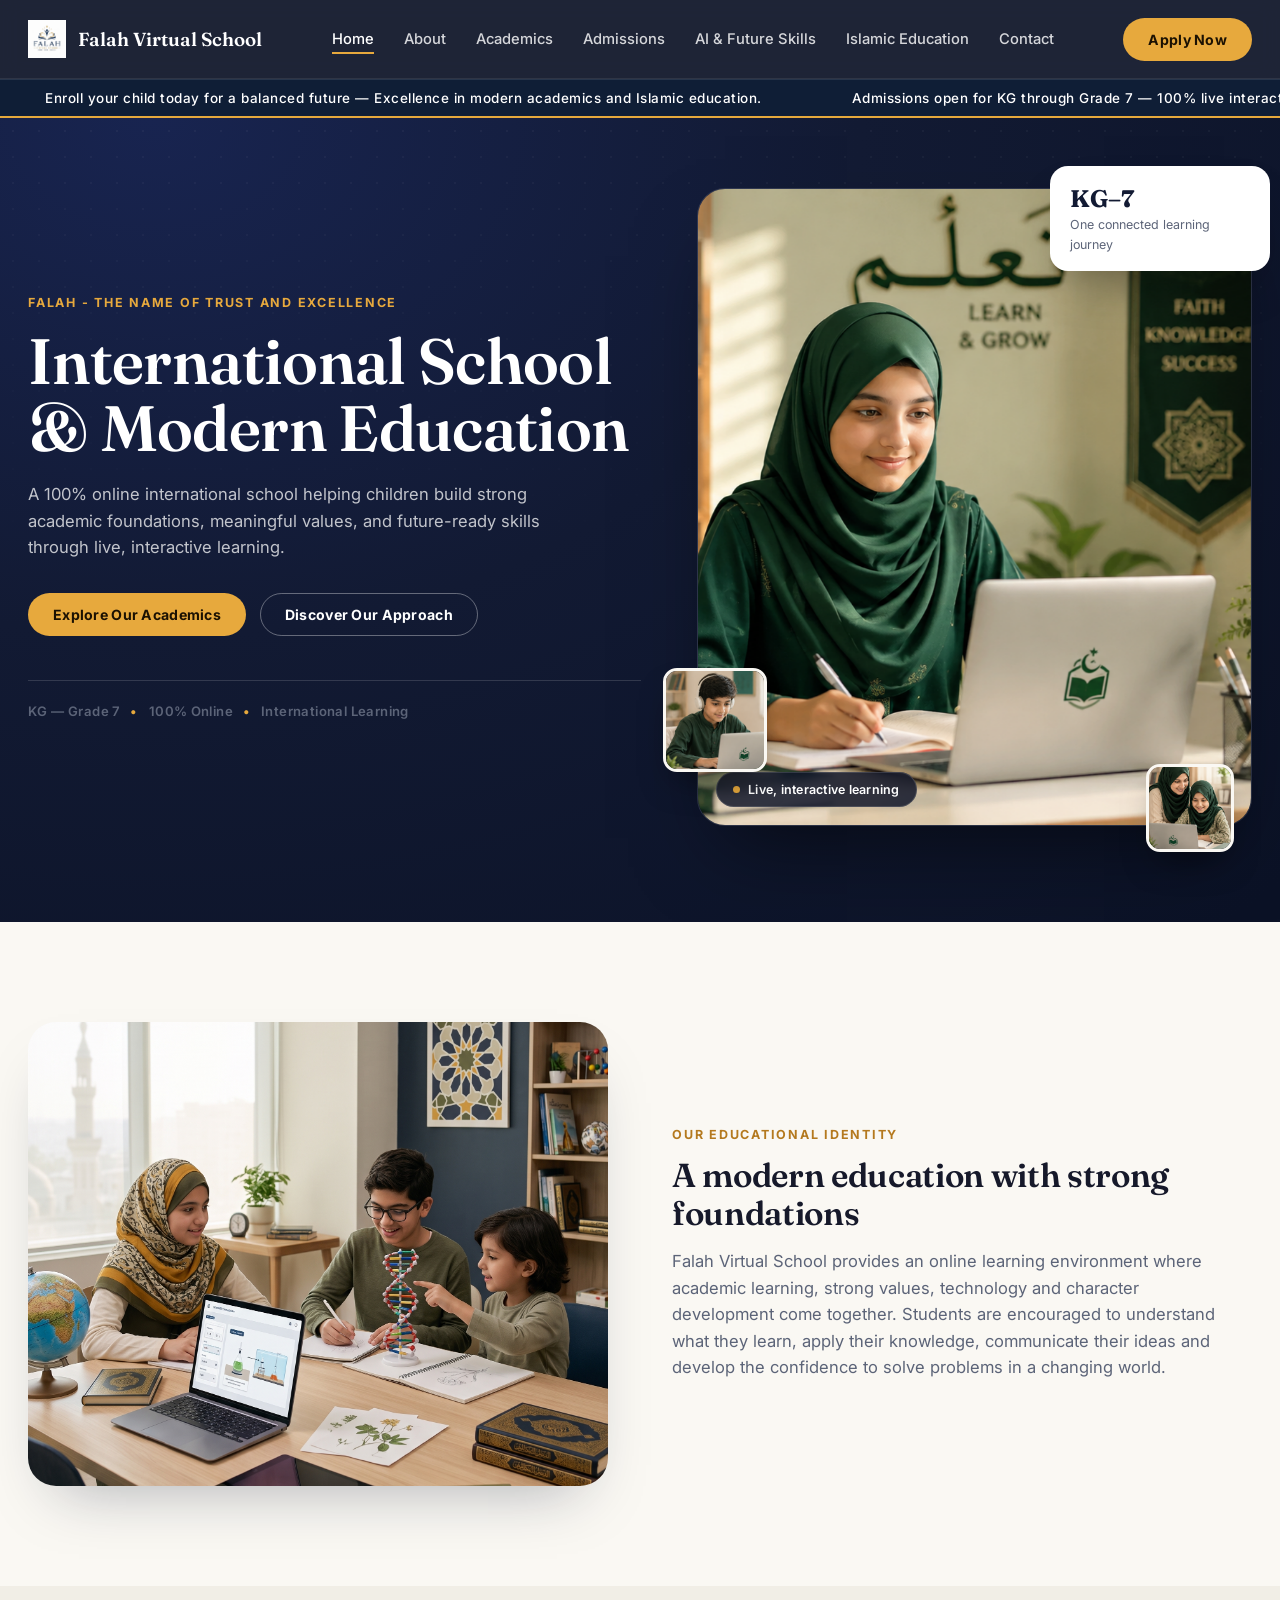
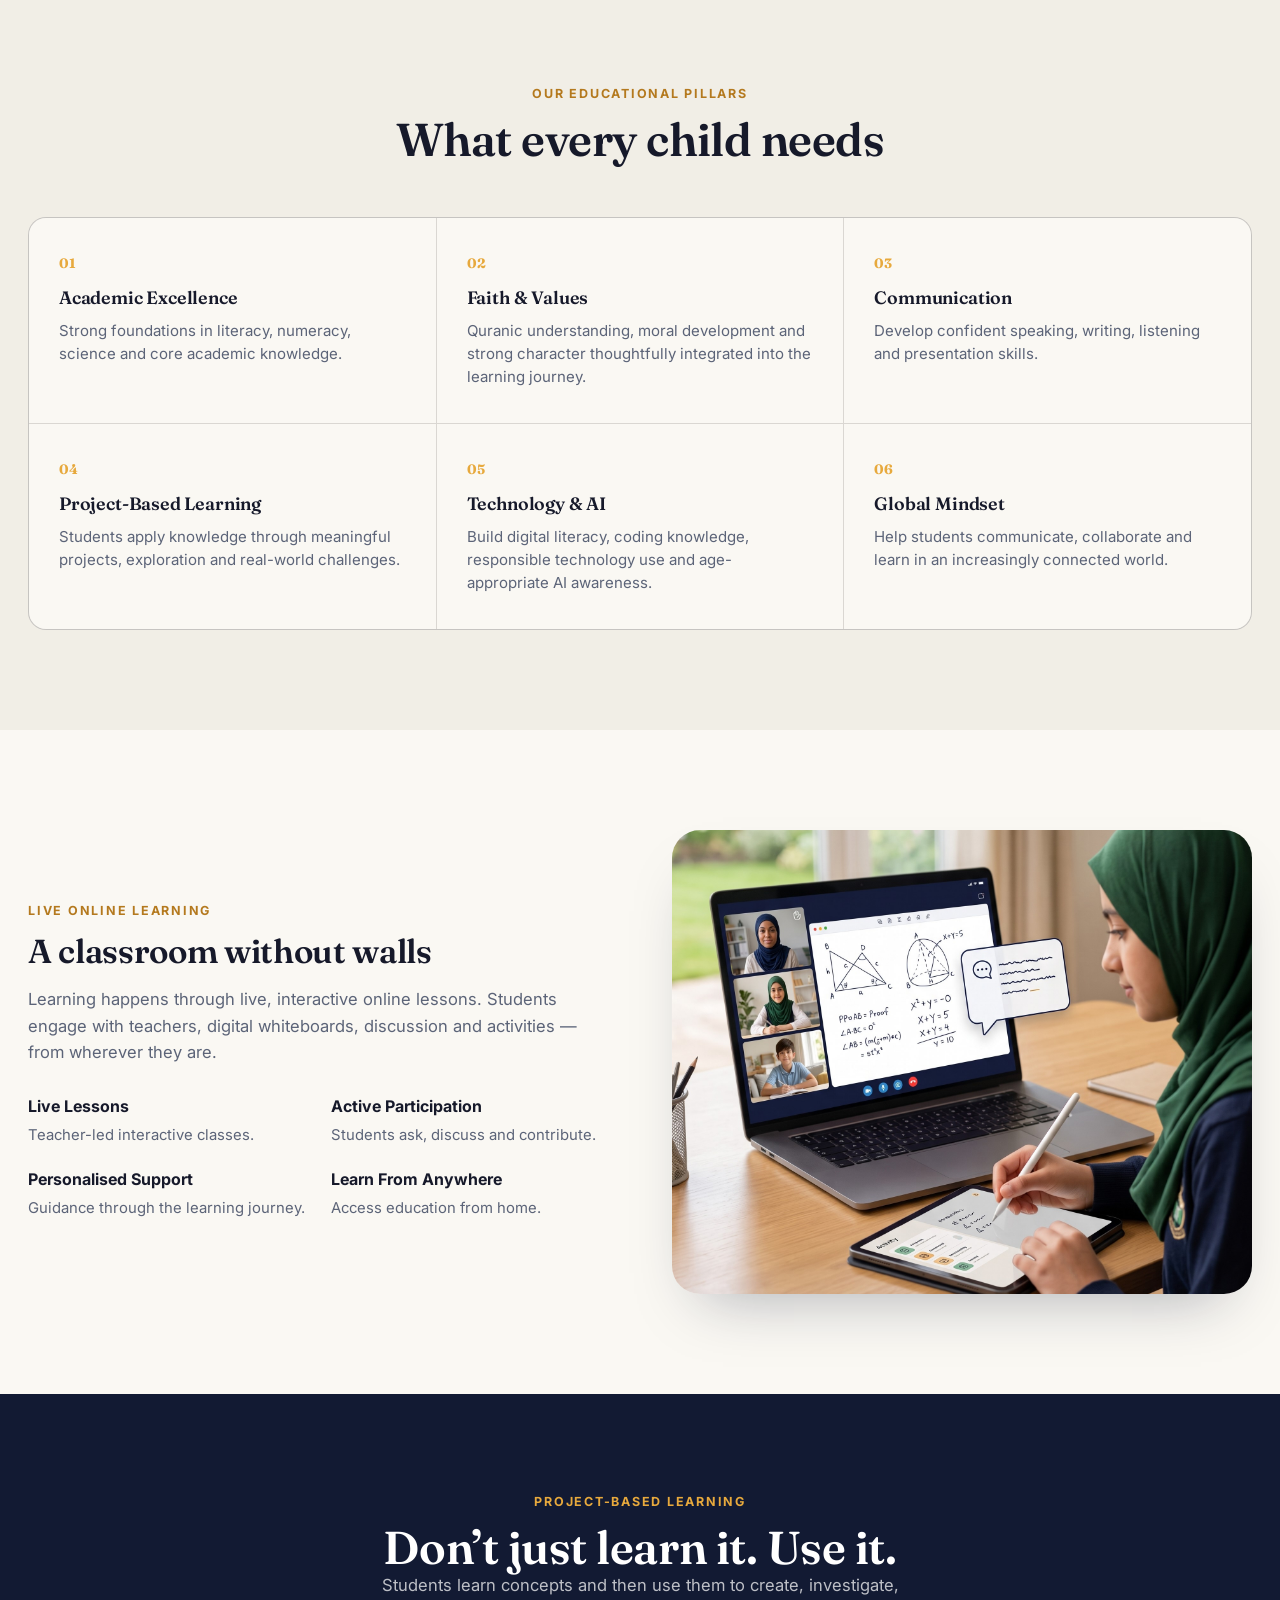
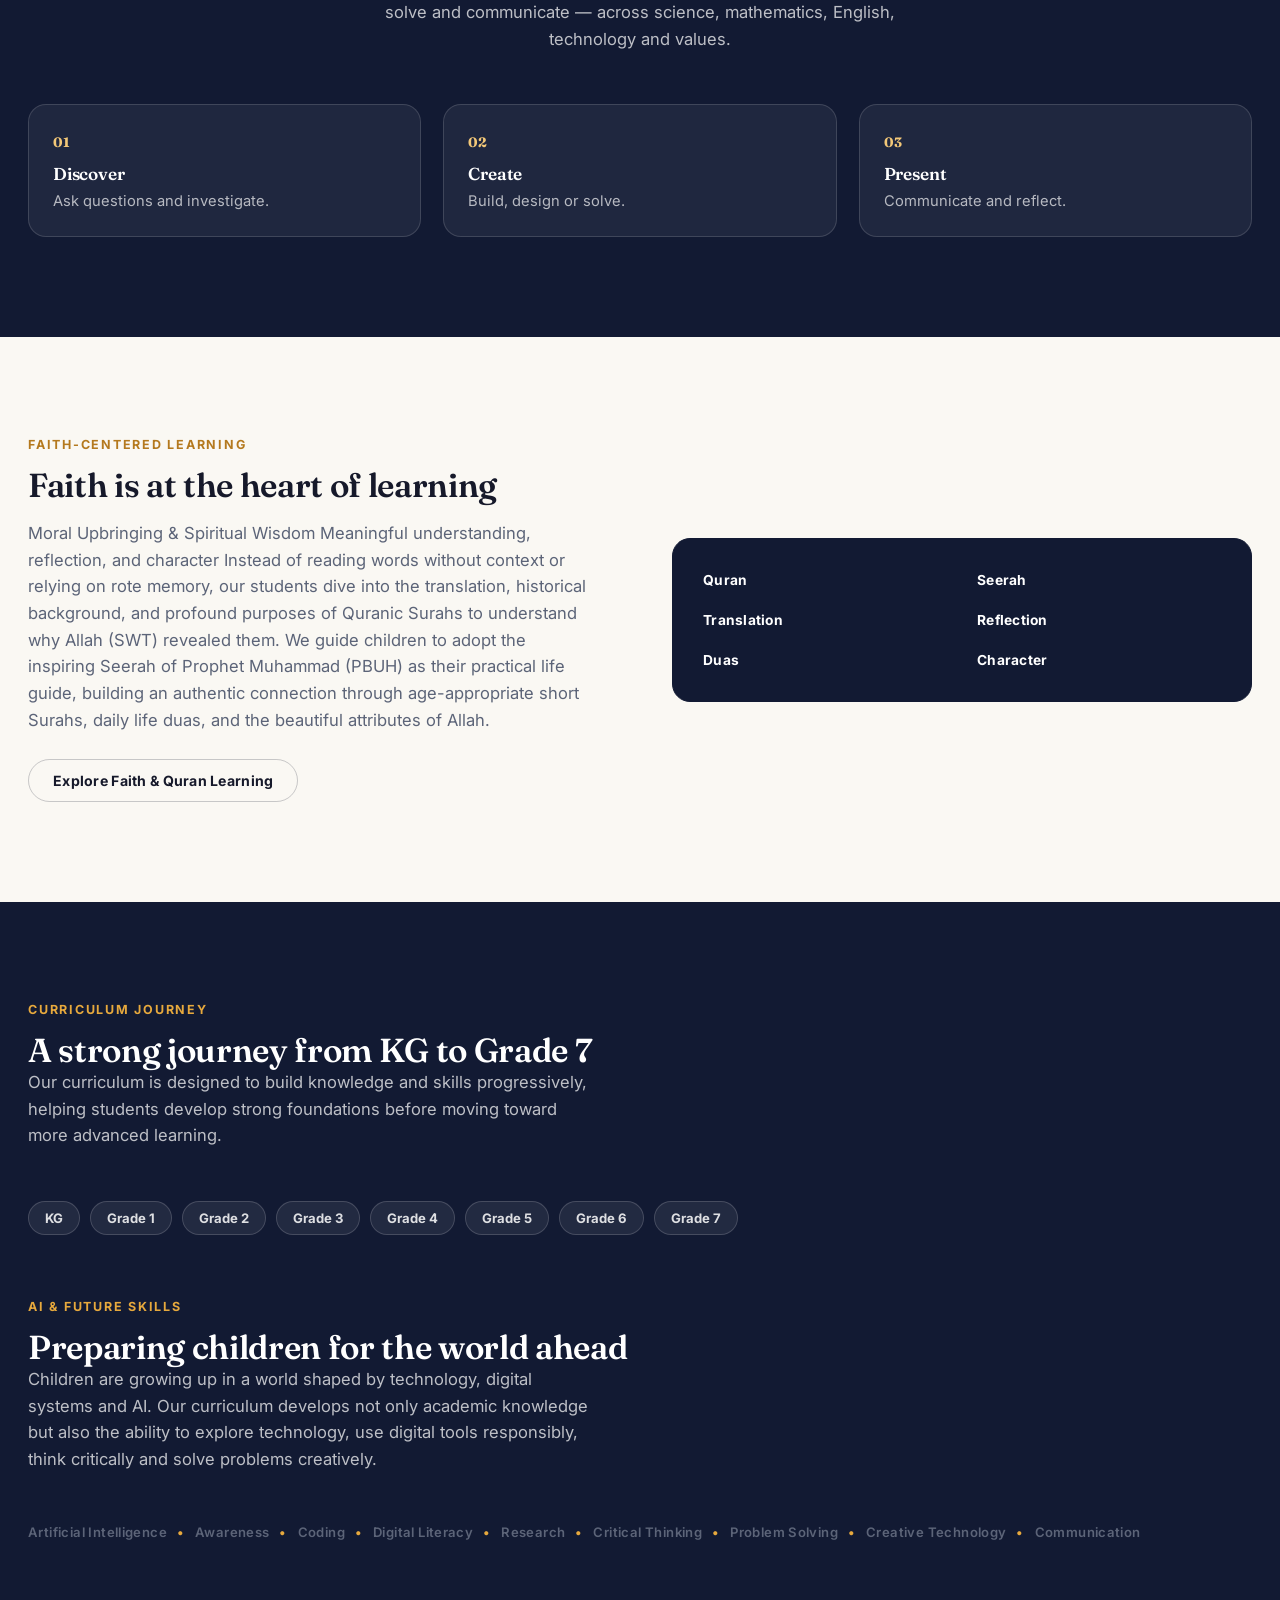
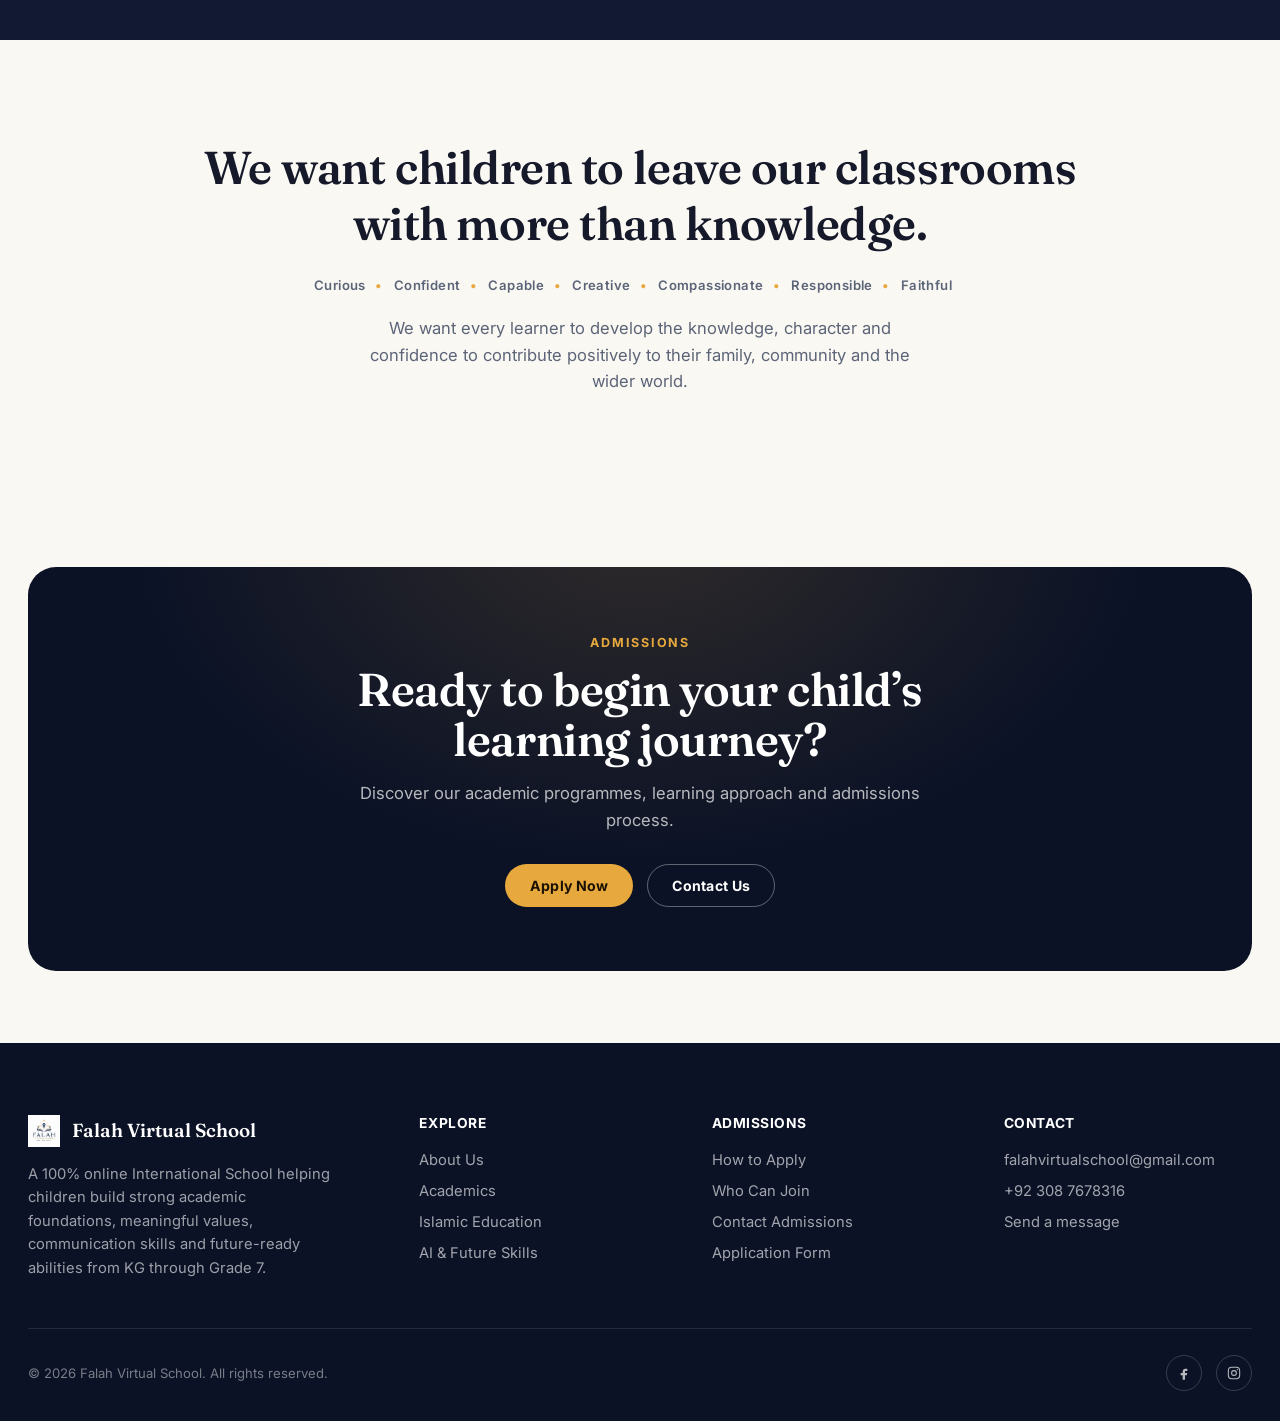
<file: index.html>
<!DOCTYPE html>
<html lang="en">
<head>
  <meta charset="UTF-8" />
  <meta name="viewport" content="width=device-width, initial-scale=1.0" />

  <title>Falah Virtual School &mdash; Where Faith Meets Knowledge</title>

  <meta
    name="description"
    content="Falah Virtual School is a 100% online International School for KG through Grade 7, combining academic excellence, Quranic understanding, character development, technology and future-ready skills."
  />

  <link rel="preconnect" href="https://fonts.googleapis.com" />
  <link rel="preconnect" href="https://fonts.gstatic.com" crossorigin />

  <link
    href="https://fonts.googleapis.com/css2?family=Fraunces:opsz,wght@9..144,500;9..144,600;9..144,700&family=Inter:wght@400;500;600;700;800&display=swap"
    rel="stylesheet"
  />

  <link rel="stylesheet" href="css/style.css" />

  <style>
    @media (min-width: 992px) {
      .mobile-nav {
        display: none !important;
      }
    }

    
    .brand {
      display: flex;
      align-items: center;
      gap: 12px;
      text-decoration: none;
    }

    .brand img {
      height: 38px;
      width: auto;
      object-fit: contain;
    }

    
    .sub-header-ticker {
      background: #0f1e36;
      border-top: 1px solid rgba(255, 255, 255, 0.1);
      border-bottom: 2px solid #e5a93c;
      color: #ffffff;
      font-size: 13.5px;
      letter-spacing: 0.5px;
      font-weight: 500;
      padding: 10px 0;
      overflow: hidden;
      white-space: nowrap;
      width: 100%;
    }

    .ticker-track {
      width: max-content;
      overflow: hidden;
    }

    .ticker-content {
      display: flex;
      align-items: center;
      width: max-content;
      animation: tickerScroll 40s linear infinite;
      will-change: transform;
    }

    .ticker-content span {
      flex: 0 0 auto;
      margin: 0 45px;
    }

    @keyframes tickerScroll {
      from {
        transform: translateX(0);
      }

      to {
        transform: translateX(-50%);
      }
    }

    @media (prefers-reduced-motion: reduce) {
      .ticker-content {
        animation: none;
      }
    }
  </style>
</head>

<body>

  <a class="skip-link" href="#main">Skip to content</a>

  <!-- Header -->

  <header class="site-header">
    <div class="container">

      <a href="index.html" class="brand">
        <img
          src="assets/logo.jpg"
          alt="Falah Virtual School Logo"
        />
        <span class="brand-text">Falah Virtual School</span>
      </a>

      <nav class="main-nav" aria-label="Primary">
        <a href="index.html" aria-current="page">Home</a>
        <a href="about.html">About</a>
        <a href="academics.html">Academics</a>
        <a href="admissions.html">Admissions</a>
        <a href="ai-future-skills.html">AI &amp; Future Skills</a>
        <a href="islamic-education.html">Islamic Education</a>
        <a href="contact.html">Contact</a>
      </nav>

      <div class="header-actions">

        <a
          href="admissions.html"
          class="btn btn-gold btn-apply-now"
        >
          <span class="btn-apply-label">Apply Now</span>
        </a>

        <button
          class="nav-toggle"
          aria-label="Open menu"
          aria-expanded="false"
          aria-controls="mobile-nav"
        >
          <span></span>
        </button>

      </div>
    </div>
  </header>


 
  <div class="sub-header-ticker">
    <div class="ticker-track">

      <div class="ticker-content">

        <span>
          Enroll your child today for a balanced future —
          Excellence in modern academics and Islamic education.
        </span>

        <span>
          Admissions open for KG through Grade 7 —
          100% live interactive online classes worldwide.
        </span>

        <span>
          Empowering young minds with academic excellence,
          Quranic understanding, technology and future-ready skills.
        </span>

       

        <span>
          Enroll your child today for a balanced future —
          Excellence in modern academics and Islamic education.
        </span>

        <span>
          Admissions open for KG through Grade 7 —
          100% live interactive online classes worldwide.
        </span>

        <span>
          Empowering young minds with academic excellence,
          Quranic understanding, technology and future-ready skills.
        </span>

      </div>

    </div>
  </div>


 
  <nav
    class="mobile-nav"
    id="mobile-nav"
    aria-label="Mobile"
  >
    <div class="container">

      <a href="index.html" aria-current="page">Home</a>
      <a href="about.html">About</a>
      <a href="academics.html">Academics</a>
      <a href="admissions.html">Admissions</a>
      <a href="ai-future-skills.html">AI &amp; Future Skills</a>
      <a href="islamic-education.html">Islamic Education</a>
      <a href="contact.html">Contact</a>

      <a
        href="admissions.html"
        class="btn btn-gold btn-apply-now"
      >
        <span class="btn-apply-label">Apply Now</span>
      </a>

    </div>
  </nav>


 <!-- Main -->

  <main id="main">


    
    <section class="hero">

      <div class="container hero-grid">

        <div class="hero-copy reveal">

          <span class="eyebrow">
            Falah - The name of trust and excellence
          </span>

          <h1 class="h-display">
            International School &amp; Modern Education
          </h1>

          <p class="lede">
            A 100% online international school helping children
            build strong academic foundations, meaningful values,
            and future-ready skills through live, interactive learning.
          </p>

          <div class="hero-cta">

            <a
              href="academics.html"
              class="btn btn-gold"
            >
              Explore Our Academics
            </a>

            <a
              href="about.html"
              class="btn btn-outline-dark"
            >
              Discover Our Approach
            </a>

          </div>

          <div class="hero-strip">

            <div class="tag-row">
              <span>KG &mdash; Grade 7</span>
              <span>100% Online</span>
              <span>International Learning</span>
            </div>

          </div>

        </div>


        <div class="hero-media reveal">

          <div class="hero-media-frame hero-media-kenburns">

            <img
              src="assets/Hero Image.png"
              alt="A young student wearing scarf, attending a live online class on her laptop at home"
              loading="eager"
            />

            <span class="hero-media-tag">
              <span class="dot"></span>
              Live, interactive learning
            </span>

          </div>


          <div class="hero-media-badge">
            <strong>KG&ndash;7</strong>
            <span>One connected learning journey</span>
          </div>


          <div class="hero-float-card hero-float-card--one">

            <img
              src="assets/float hero 1.png"
              alt="A student writing in a notebook beside his laptop"
              loading="lazy"
            />

          </div>


          <div class="hero-float-card hero-float-card--two">

            <img
              src="assets/float hero 2.png"
              alt="A smiling student reading a book"
              loading="lazy"
            />

          </div>

        </div>

      </div>

    </section>


    <section class="section">

      <div class="container split">

        <div class="split-media reveal">

          <img
            src="assets/Modern Education.jfif"
            alt="A young student writing in a notebook beside his laptop during a home learning session"
            loading="lazy"
          />

        </div>


        <div class="split-copy reveal">

          <span class="eyebrow on-light">
            Our Educational Identity
          </span>

          <h2 class="h-lg">
            A modern education with strong foundations
          </h2>

          <p class="lede">
            Falah Virtual School provides an online learning environment
            where academic learning, strong values, technology and character
            development come together. Students are encouraged to understand
            what they learn, apply their knowledge, communicate their ideas
            and develop the confidence to solve problems in a changing world.
          </p>

        </div>

      </div>

    </section>


    
    <section class="section section-dim">

      <div class="container">

        <div class="section-head center reveal">

          <span class="eyebrow on-light">
            Our Educational Pillars
          </span>

          <h2 class="h-xl">
            What every child needs
          </h2>

        </div>


        <div class="pillars-grid reveal">

          <div class="pillar-card">
            <span class="pillar-num">01</span>

            <h3>
              Academic Excellence
            </h3>

            <p>
              Strong foundations in literacy, numeracy,
              science and core academic knowledge.
            </p>
          </div>


          <div class="pillar-card">
            <span class="pillar-num">02</span>

            <h3>
              Faith &amp; Values
            </h3>

            <p>
              Quranic understanding, moral development and
              strong character thoughtfully integrated into
              the learning journey.
            </p>
          </div>


          <div class="pillar-card">
            <span class="pillar-num">03</span>

            <h3>
              Communication
            </h3>

            <p>
              Develop confident speaking, writing,
              listening and presentation skills.
            </p>
          </div>


          <div class="pillar-card">
            <span class="pillar-num">04</span>

            <h3>
              Project-Based Learning
            </h3>

            <p>
              Students apply knowledge through meaningful
              projects, exploration and real-world challenges.
            </p>
          </div>


          <div class="pillar-card">
            <span class="pillar-num">05</span>

            <h3>
              Technology &amp; AI
            </h3>

            <p>
              Build digital literacy, coding knowledge,
              responsible technology use and age-appropriate
              AI awareness.
            </p>
          </div>


          <div class="pillar-card">
            <span class="pillar-num">06</span>

            <h3>
              Global Mindset
            </h3>

            <p>
              Help students communicate, collaborate and
              learn in an increasingly connected world.
            </p>
          </div>

        </div>

      </div>

    </section>


   
    
    <section class="section">

      <div class="container split">

        <div class="split-copy reveal">

          <span class="eyebrow on-light">
            Live Online Learning
          </span>

          <h2 class="h-lg">
            A classroom without walls
          </h2>

          <p class="lede">
            Learning happens through live, interactive online lessons.
            Students engage with teachers, digital whiteboards, discussion
            and activities &mdash; from wherever they are.
          </p>


          <div class="split-features">

            <div class="feature-item">

              <h4>
                Live Lessons
              </h4>

              <p>
                Teacher-led interactive classes.
              </p>

            </div>


            <div class="feature-item">

              <h4>
                Active Participation
              </h4>

              <p>
                Students ask, discuss and contribute.
              </p>

            </div>


            <div class="feature-item">

              <h4>
                Personalised Support
              </h4>

              <p>
                Guidance through the learning journey.
              </p>

            </div>


            <div class="feature-item">

              <h4>
                Learn From Anywhere
              </h4>

              <p>
                Access education from home.
              </p>

            </div>

          </div>

        </div>


        <div class="split-media reveal">

          <img
            src="assets/Live Classes.jpg"
            alt="A student attending an interactive video lesson with her teacher on a laptop"
            loading="lazy"
          />

        </div>

      </div>

    </section>


    
    <section class="section section-dark">

      <div class="container">

        <div class="section-head center reveal">

          <span class="eyebrow">
            Project-Based Learning
          </span>

          <h2 class="h-xl">
            Don&rsquo;t just learn it. Use it.
          </h2>

          <p
            class="lede on-dark"
            style="margin-inline:auto;"
          >
            Students learn concepts and then use them to create,
            investigate, solve and communicate &mdash; across science,
            mathematics, English, technology and values.
          </p>

        </div>


        <div class="steps-grid reveal">

          <div class="step-card">

            <span class="pillar-num">
              01
            </span>

            <h3>
              Discover
            </h3>

            <p>
              Ask questions and investigate.
            </p>

          </div>


          <div class="step-card">

            <span class="pillar-num">
              02
            </span>

            <h3>
              Create
            </h3>

            <p>
              Build, design or solve.
            </p>

          </div>


          <div class="step-card">

            <span class="pillar-num">
              03
            </span>

            <h3>
              Present
            </h3>

            <p>
              Communicate and reflect.
            </p>

          </div>

        </div>

      </div>

    </section>


    
    <section class="section">

      <div class="container split reverse">

        <div class="split-copy reveal">

          <span class="eyebrow on-light">
            Faith-Centered Learning
          </span>

          <h2 class="h-lg">
            Faith is at the heart of learning
          </h2>

          <p class="lede">
            Moral Upbringing & Spiritual Wisdom
Meaningful understanding, reflection, and character
Instead of reading words without context or relying on rote memory, our students dive into the translation, historical background, and profound purposes of Quranic Surahs to understand why Allah (SWT) revealed them. We guide children to adopt the inspiring Seerah of Prophet Muhammad (PBUH) as their practical life guide, building an authentic connection through age-appropriate short Surahs, daily life duas, and the beautiful attributes of Allah.
          </p>

          <a
            href="islamic-education.html"
            class="btn btn-outline-light"
            style="margin-top:26px;"
          >
            Explore Faith &amp; Quran Learning
          </a>

        </div>


        <div class="split-media reveal">

          <div
            class="panel"
            style="background:var(--navy-deep); border-color:var(--navy-deep);"
          >

            <div
              class="panel-cols"
              style="color:#fff;"
            >

              <div>Quran</div>
              <div>Seerah</div>

              <div>Translation</div>
              <div>Reflection</div>

              <div>Duas</div>
              <div>Character</div>

            </div>

          </div>

        </div>

      </div>

    </section>


   
    <section class="section section-dark">

      <div class="container">

        <div class="section-head reveal">

          <span class="eyebrow">
            Curriculum Journey
          </span>

          <h2 class="h-lg">
            A strong journey from KG to Grade 7
          </h2>

          <p class="lede on-dark">
            Our curriculum is designed to build knowledge and skills
            progressively, helping students develop strong foundations
            before moving toward more advanced learning.
          </p>

        </div>


        <div class="stage-track reveal">

          <span>KG</span>
          <span>Grade 1</span>
          <span>Grade 2</span>
          <span>Grade 3</span>
          <span>Grade 4</span>
          <span>Grade 5</span>
          <span>Grade 6</span>
          <span>Grade 7</span>

        </div>


        <div style="height:64px;"></div>


       

        <div class="section-head reveal">

          <span class="eyebrow">
            AI &amp; Future Skills
          </span>

          <h2 class="h-lg">
            Preparing children for the world ahead
          </h2>

          <p class="lede on-dark">
            Children are growing up in a world shaped by technology,
            digital systems and AI. Our curriculum develops not only
            academic knowledge but also the ability to explore technology,
            use digital tools responsibly, think critically and solve
            problems creatively.
          </p>

        </div>


        <div
          class="tag-row reveal"
          style="margin-top:6px;"
        >

          <span>Artificial Intelligence</span>
          <span>Awareness</span>
          <span>Coding</span>
          <span>Digital Literacy</span>
          <span>Research</span>
          <span>Critical Thinking</span>
          <span>Problem Solving</span>
          <span>Creative Technology</span>
          <span>Communication</span>

        </div>

      </div>

    </section>


    
    <section class="section">

      <div class="container">

        <div class="statement reveal">

          <h2 class="h-xl">
            We want children to leave our classrooms
            with more than knowledge.
          </h2>


          <div class="traits-band">

            <div class="tag-row">

              <span>Curious</span>
              <span>Confident</span>
              <span>Capable</span>
              <span>Creative</span>
              <span>Compassionate</span>
              <span>Responsible</span>
              <span>Faithful</span>

            </div>

          </div>


          <p
            class="lede"
            style="margin-inline:auto; margin-top:22px;"
          >
            We want every learner to develop the knowledge,
            character and confidence to contribute positively
            to their family, community and the wider world.
          </p>

        </div>

      </div>

    </section>


   
    <section class="section-tight">

      <div class="container">

        <div class="cta-band reveal">

          <span class="eyebrow">
            Admissions
          </span>

          <h2
            class="h-xl"
            style="margin-top:14px;"
          >
            Ready to begin your child&rsquo;s learning journey?
          </h2>

          <p class="lede">
            Discover our academic programmes,
            learning approach and admissions process.
          </p>


          <div class="cta-band-actions">

            <a
              href="admissions.html"
              class="btn btn-gold btn-apply-now"
            >
              <span class="btn-apply-label">
                Apply Now
              </span>
            </a>

            <a
              href="contact.html"
              class="btn btn-outline-dark"
            >
              Contact Us
            </a>

          </div>

        </div>

      </div>

    </section>

  </main>


  
       <!-- FOOTER -->
  
       <footer class="site-footer">

    <div class="container">

      <div class="footer-grid">


        

        <div class="footer-brand">

          <a
            href="index.html"
            class="brand"
          >

            <img
              src="assets/logo.jpg"
              alt="Falah Virtual School Logo"
              style="height: 32px;"
            />

            <span class="brand-text">
              Falah Virtual School
            </span>

          </a>


          <p>
            A 100% online International School helping children
            build strong academic foundations, meaningful values,
            communication skills and future-ready abilities from
            KG through Grade 7.
          </p>

        </div>


        

        <div class="footer-col">

          <h4>
            Explore
          </h4>

          <ul>

            <li>
              <a href="about.html">
                About Us
              </a>
            </li>

            <li>
              <a href="academics.html">
                Academics
              </a>
            </li>

            <li>
              <a href="islamic-education.html">
                Islamic Education
              </a>
            </li>

            <li>
              <a href="ai-future-skills.html">
                AI &amp; Future Skills
              </a>
            </li>

          </ul>

        </div>


        
        <div class="footer-col">

          <h4>
            Admissions
          </h4>

          <ul>

            <li>
              <a href="admissions.html">
                How to Apply
              </a>
            </li>

            <li>
              <a href="admissions.html#who-can-join">
                Who Can Join
              </a>
            </li>

            <li>
              <a href="contact.html">
                Contact Admissions
              </a>
            </li>

            <li>
              <a href="admissions.html#apply-form">
                Application Form
              </a>
            </li>

          </ul>

        </div>


     

        <div class="footer-col">

          <h4>
            Contact
          </h4>

          <ul>

            <li>
              <a href="mailto:falahvirtualschool@gmail.com">
                falahvirtualschool@gmail.com
              </a>
            </li>

            <li>
              <a href="tel:+923087678316">
                +92 308 7678316
              </a>
            </li>

            <li>
              <a href="contact.html#contact-information">
                Send a message
              </a>
            </li>

          </ul>

        </div>

      </div>



      <div class="footer-bottom">

        <p>
          &copy;
          <span id="year"></span>
          Falah Virtual School. All rights reserved.
        </p>


        <div
          class="footer-social"
          aria-label="Social media"
        >

         

          <a
            href="https://www.facebook.com/profile.php?id=61593588023931"
            aria-label="Facebook"
          >

            <svg
              width="16"
              height="16"
              viewBox="0 0 24 24"
              fill="none"
              aria-hidden="true"
            >

              <path
                d="M14 9h3V5.5h-3c-2.2 0-4 1.8-4 4V12H7v3.5h3V22h3.5v-6.5H16l1-3.5h-3.5v-2.4c0-.6.4-1.1 1-1.1Z"
                fill="currentColor"
              />

            </svg>

          </a>


         

          <a
            href="https://www.instagram.com/falahvirtual.school?igsi=MTc0dnRrMjh0ZTAwMg=="
            aria-label="Instagram"
          >

            <svg
              width="16"
              height="16"
              viewBox="0 0 24 24"
              fill="none"
              aria-hidden="true"
            >

              <rect
                x="3.5"
                y="3.5"
                width="17"
                height="17"
                rx="5"
                stroke="currentColor"
                stroke-width="1.6"
              />

              <circle
                cx="12"
                cy="12"
                r="3.6"
                stroke="currentColor"
                stroke-width="1.6"
              />

              <circle
                cx="17"
                cy="7"
                r="1"
                fill="currentColor"
              />

            </svg>

          </a>


         

        </div>

      </div>

    </div>

  </footer>


 

  <script>
    document.getElementById("year").textContent =
      new Date().getFullYear();
  </script>

  <script src="js/main.js"></script>

</body>
</html>
</file>
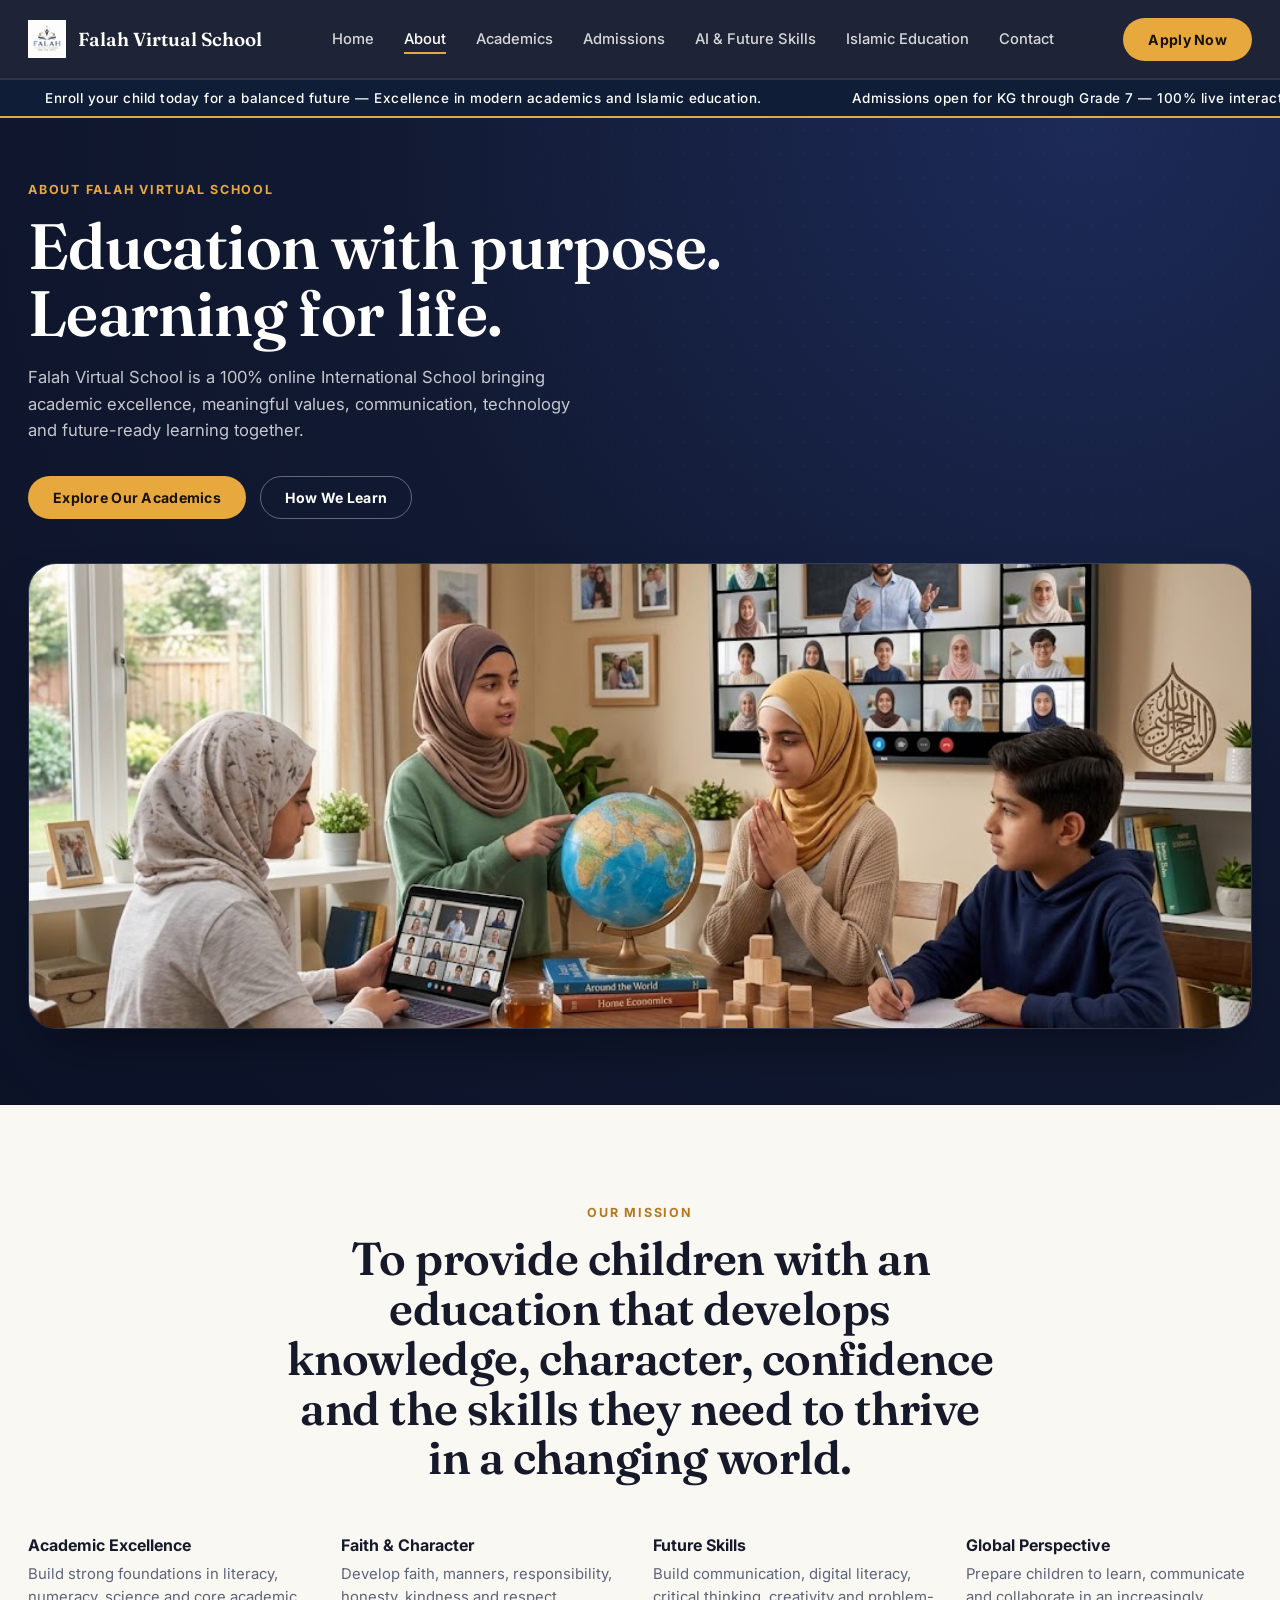
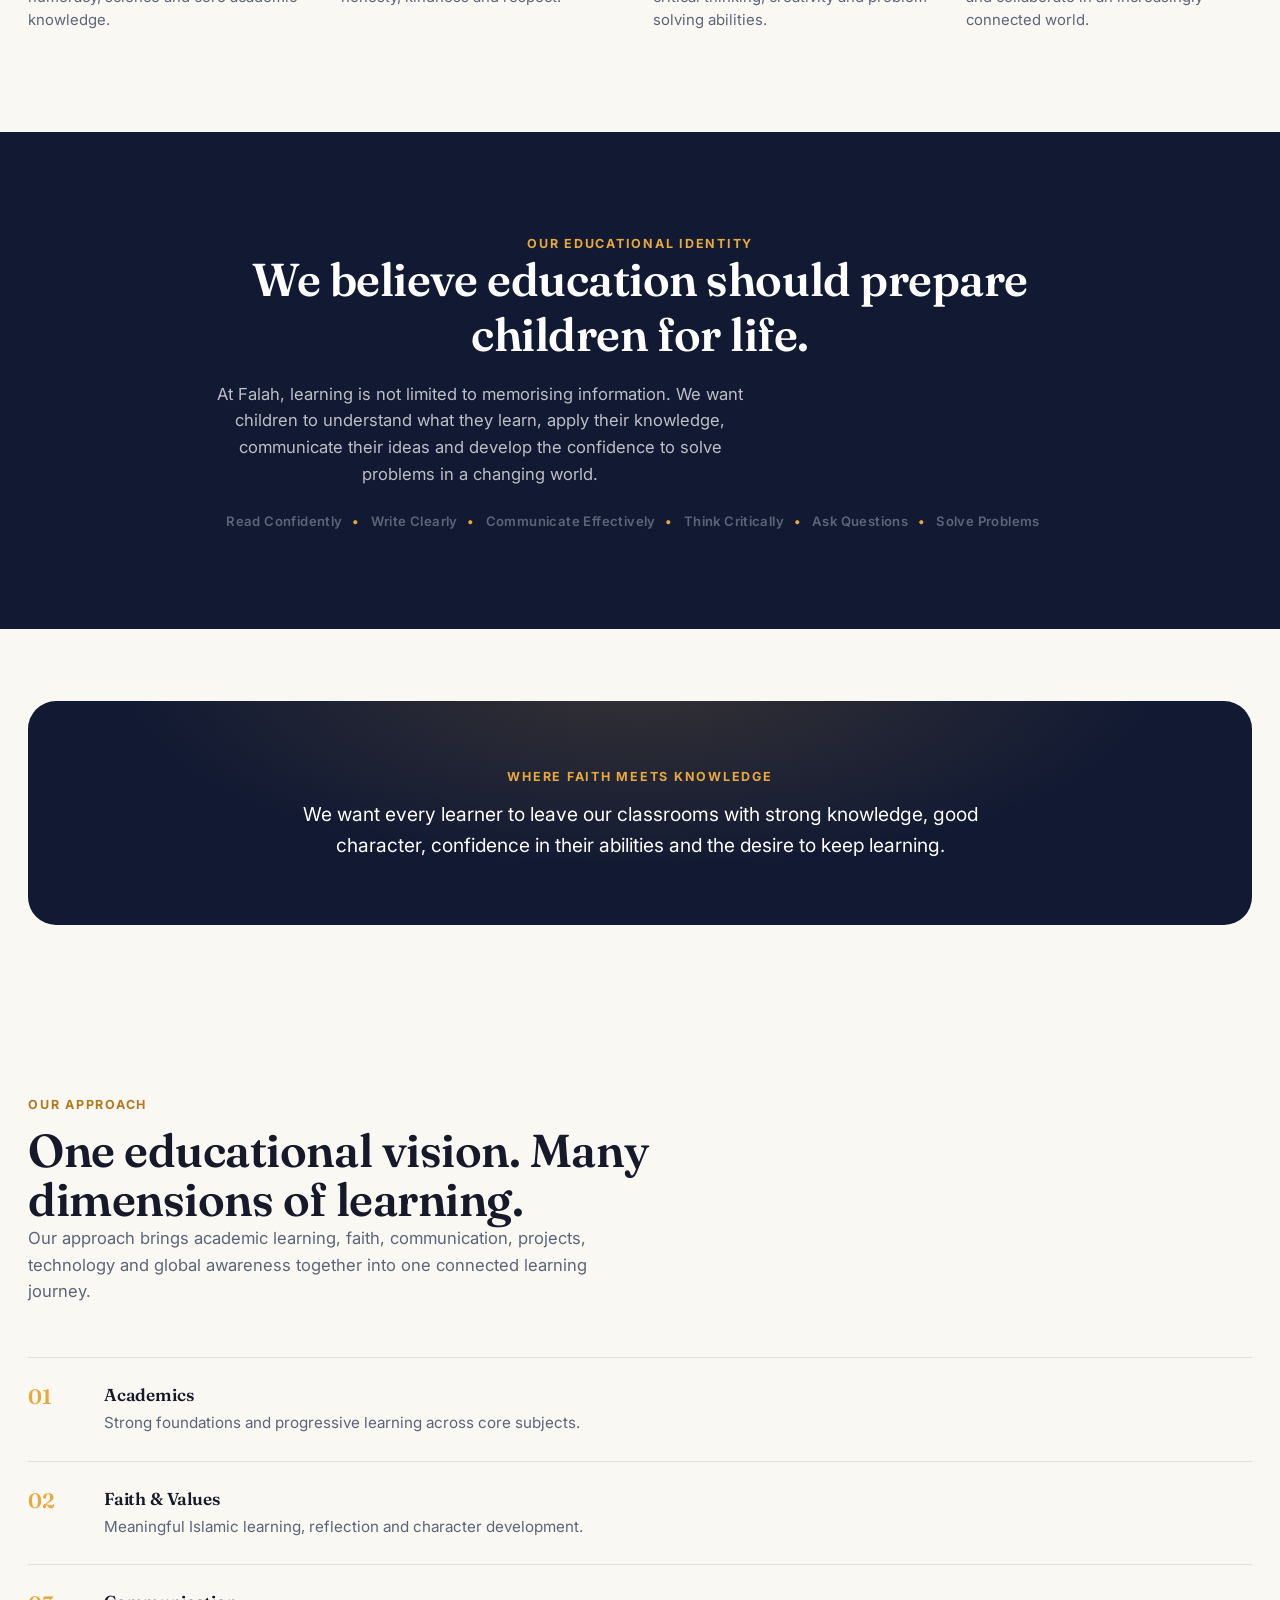
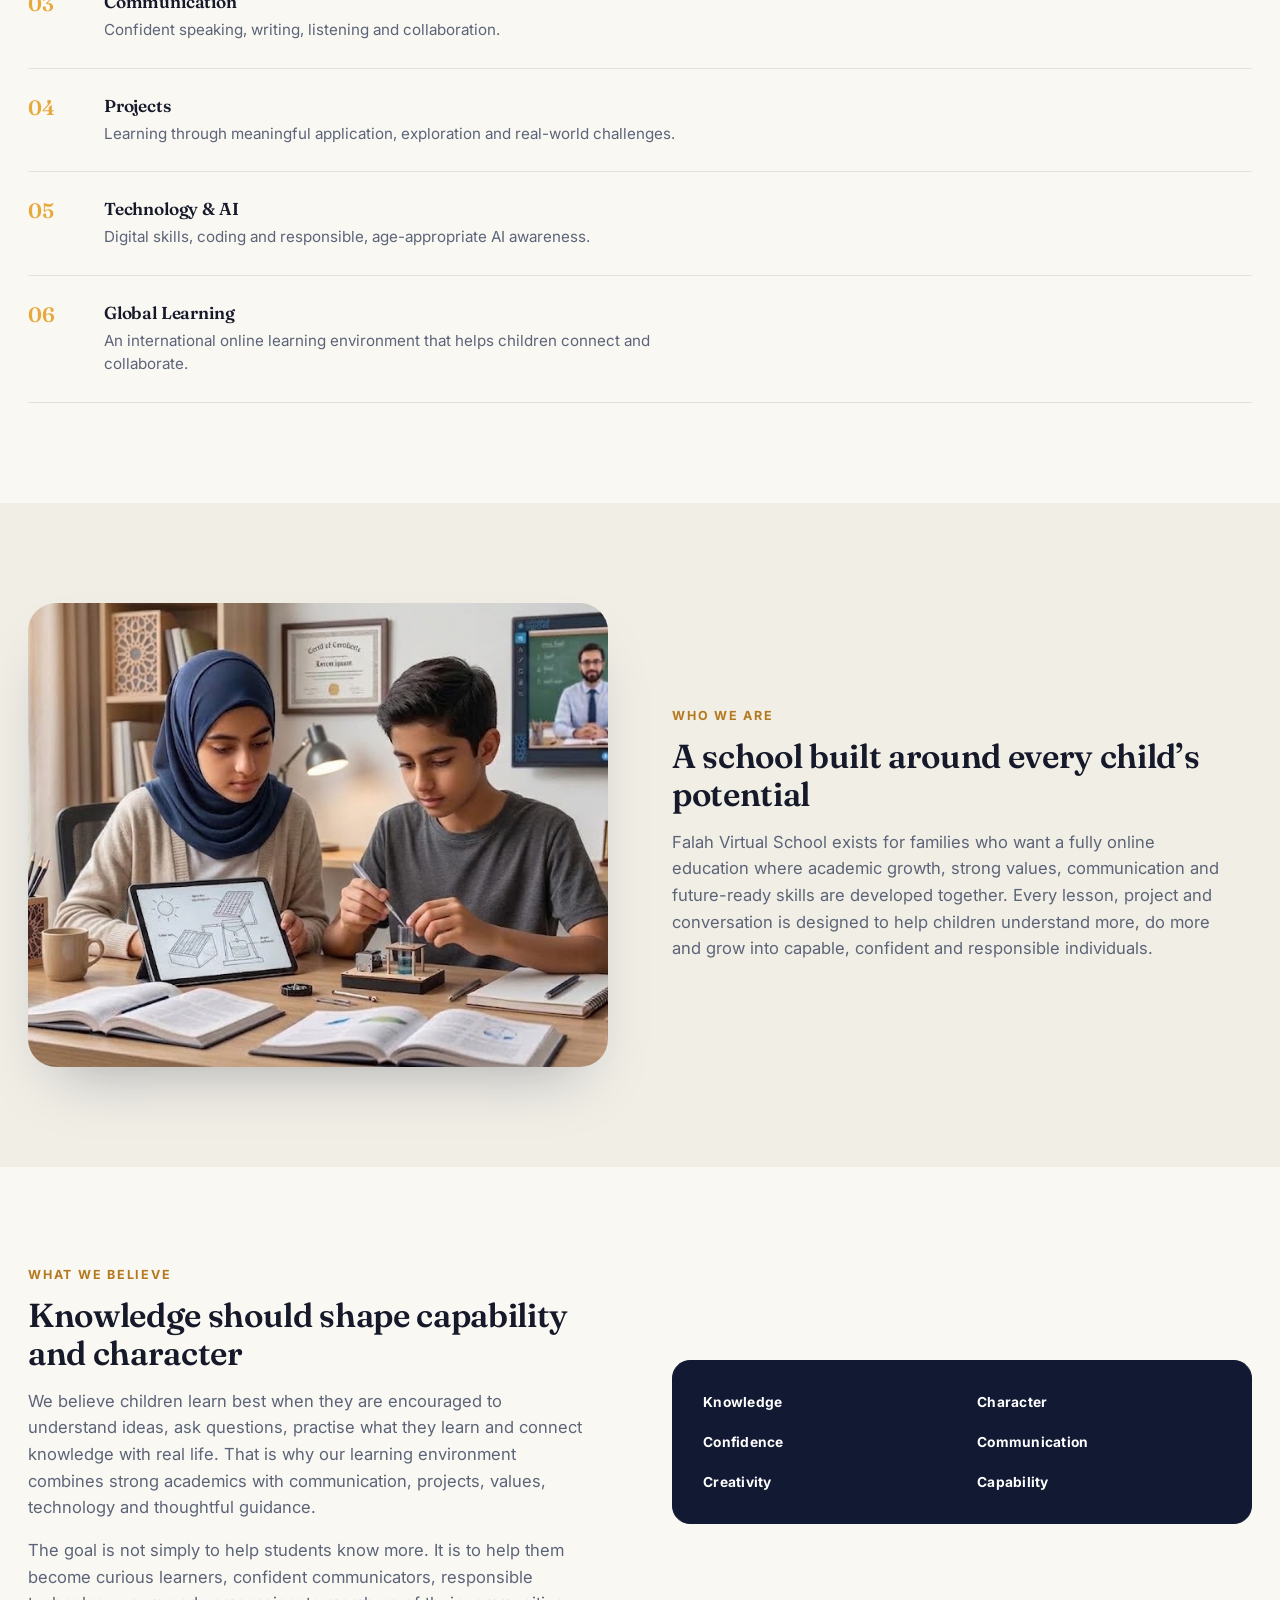
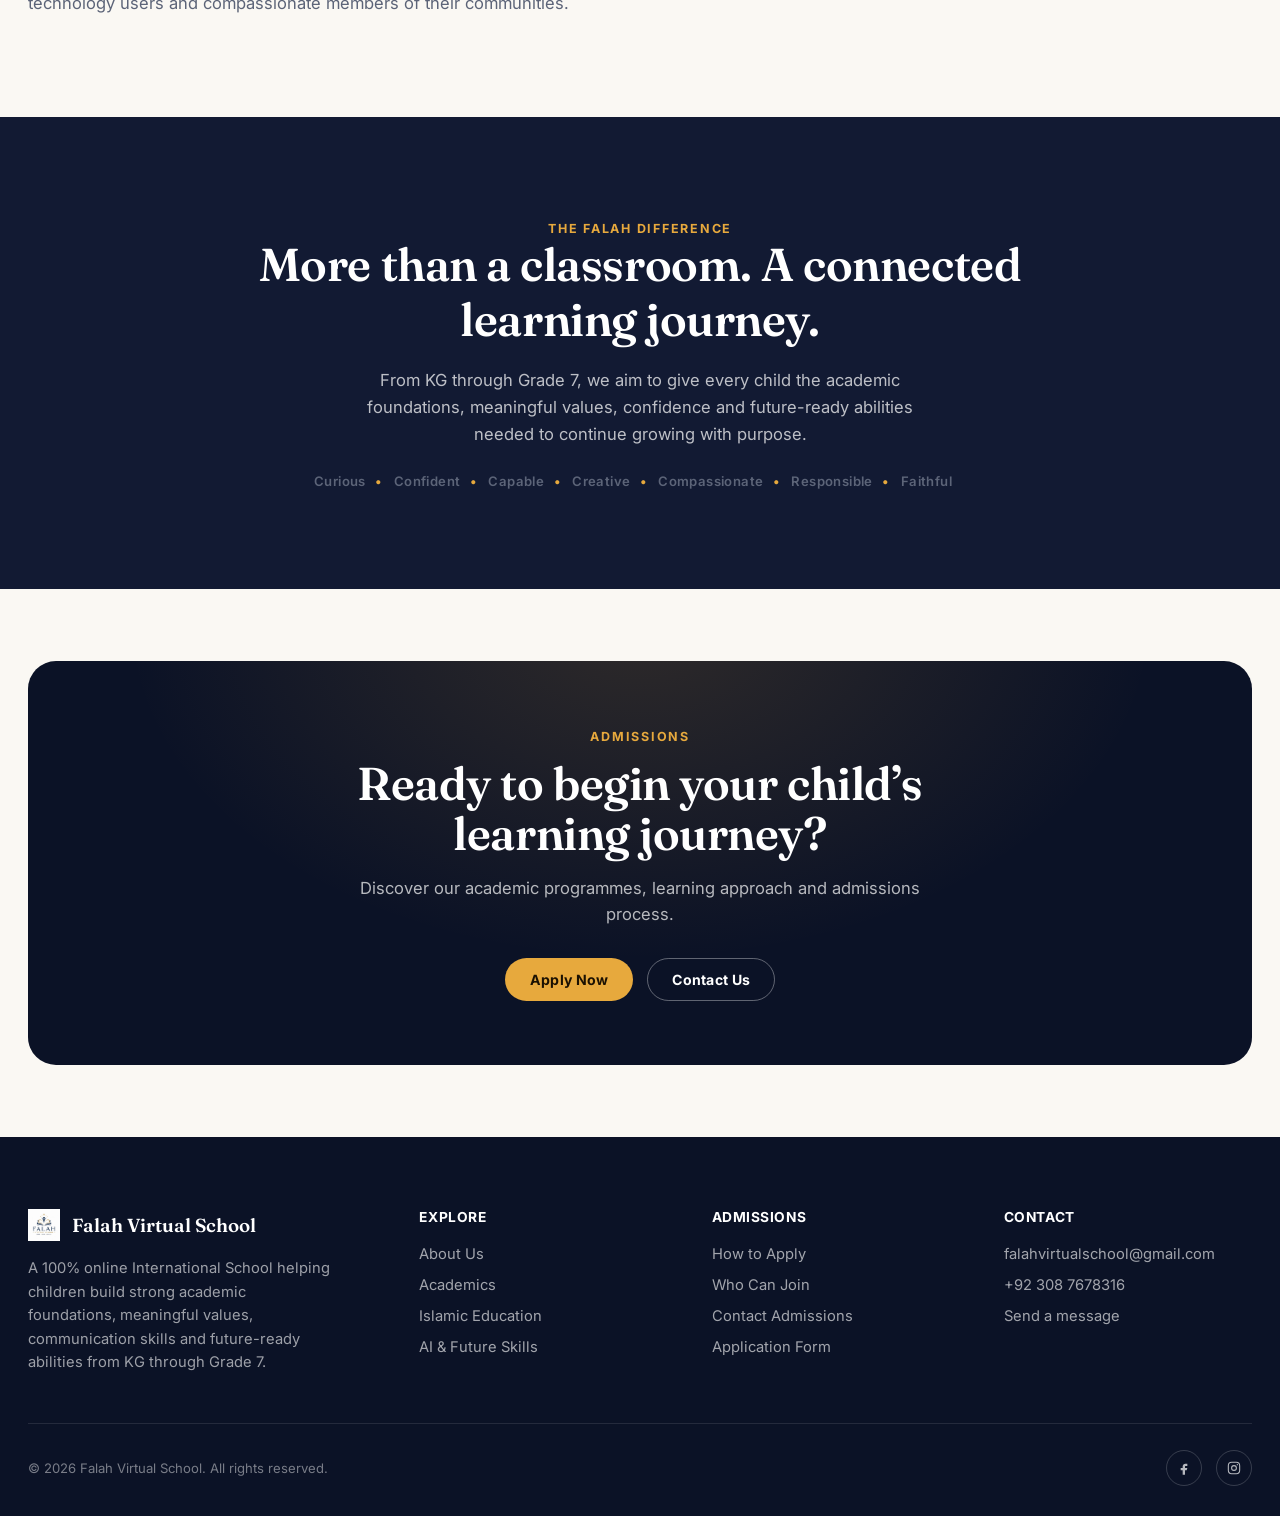
<file: about.html>
<!DOCTYPE html>
<html lang="en">
<head>
  <meta charset="UTF-8" />
  <meta name="viewport" content="width=device-width, initial-scale=1.0" />

  <title>About Us &mdash; Falah Virtual School</title>

  <meta
    name="description"
    content="Learn about Falah Virtual School's mission, educational philosophy and vision — bringing academic excellence, meaningful values, technology and future-ready learning together."
  />

  <link rel="preconnect" href="https://fonts.googleapis.com" />
  <link rel="preconnect" href="https://fonts.gstatic.com" crossorigin />

  <link
    href="https://fonts.googleapis.com/css2?family=Fraunces:opsz,wght@9..144,500;9..144,600;9..144,700&family=Inter:wght@400;500;600;700;800&display=swap"
    rel="stylesheet"
  />

  <link rel="stylesheet" href="css/style.css" />

  <style>
    @media (min-width: 992px) {
      .mobile-nav {
        display: none !important;
      }
    }

    .brand {
      display: flex;
      align-items: center;
      gap: 12px;
      text-decoration: none;
    }

    .brand img {
      height: 38px;
      width: auto;
      object-fit: contain;
    }

    .sub-header-ticker {
      background: #0f1e36;
      border-top: 1px solid rgba(255, 255, 255, 0.1);
      border-bottom: 2px solid #e5a93c;
      color: #ffffff;
      font-size: 13.5px;
      letter-spacing: 0.5px;
      font-weight: 500;
      padding: 10px 0;
      overflow: hidden;
      white-space: nowrap;
      width: 100%;
    }

    .ticker-track {
      width: max-content;
      overflow: hidden;
    }

    .ticker-content {
      display: flex;
      align-items: center;
      width: max-content;
      animation: tickerScroll 40s linear infinite;
      will-change: transform;
    }

    .ticker-content span {
      flex: 0 0 auto;
      margin: 0 45px;
    }

    @keyframes tickerScroll {
      from {
        transform: translateX(0);
      }

      to {
        transform: translateX(-50%);
      }
    }

    @media (prefers-reduced-motion: reduce) {
      .ticker-content {
        animation: none;
      }
    }
  </style>
</head>

<body>

  <a class="skip-link" href="#main">Skip to content</a>

  <!-- HEADER -->

  <header class="site-header">
    <div class="container">

      <a href="index.html" class="brand">
        <img
          src="assets/logo.jpg"
          alt="Falah Virtual School Logo"
        />
        <span class="brand-text">Falah Virtual School</span>
      </a>

      <nav class="main-nav" aria-label="Primary">
        <a href="index.html">Home</a>
        <a href="about.html" aria-current="page">About</a>
        <a href="academics.html">Academics</a>
        <a href="admissions.html">Admissions</a>
        <a href="ai-future-skills.html">AI &amp; Future Skills</a>
        <a href="islamic-education.html">Islamic Education</a>
        <a href="contact.html">Contact</a>
      </nav>

      <div class="header-actions">

        <a
          href="admissions.html"
          class="btn btn-gold btn-apply-now"
        >
          <span class="btn-apply-label">Apply Now</span>
        </a>

        <button
          class="nav-toggle"
          aria-label="Open menu"
          aria-expanded="false"
          aria-controls="mobile-nav"
        >
          <span></span>
        </button>

      </div>
    </div>
  </header>


  

  <div class="sub-header-ticker">
    <div class="ticker-track">

      <div class="ticker-content">

        <span>
          Enroll your child today for a balanced future —
          Excellence in modern academics and Islamic education.
        </span>

        <span>
          Admissions open for KG through Grade 7 —
          100% live interactive online classes worldwide.
        </span>

        <span>
          Empowering young minds with academic excellence,
          Quranic understanding, technology and future-ready skills.
        </span>

        <span>
          Enroll your child today for a balanced future —
          Excellence in modern academics and Islamic education.
        </span>

        <span>
          Admissions open for KG through Grade 7 —
          100% live interactive online classes worldwide.
        </span>

        <span>
          Empowering young minds with academic excellence,
          Quranic understanding, technology and future-ready skills.
        </span>

      </div>

    </div>
  </div>


  

  <nav
    class="mobile-nav"
    id="mobile-nav"
    aria-label="Mobile"
  >
    <div class="container">

      <a href="index.html">Home</a>
      <a href="about.html" aria-current="page">About</a>
      <a href="academics.html">Academics</a>
      <a href="admissions.html">Admissions</a>
      <a href="ai-future-skills.html">AI &amp; Future Skills</a>
      <a href="islamic-education.html">Islamic Education</a>
      <a href="contact.html">Contact</a>

      <a
        href="admissions.html"
        class="btn btn-gold btn-apply-now"
      >
        <span class="btn-apply-label">Apply Now</span>
      </a>

    </div>
  </nav>


  <!-- MAIN -->

  <main id="main">


    

    <section class="page-hero">

      <div class="container">

        <div class="page-hero-inner reveal">

          <span class="eyebrow">
            About Falah Virtual School
          </span>

          <h1 class="h-display">
            Education with purpose. Learning for life.
          </h1>

          <p class="lede">
            Falah Virtual School is a 100% online International School
            bringing academic excellence, meaningful values,
            communication, technology and future-ready learning together.
          </p>

          <div class="hero-cta">

            <a
              href="academics.html"
              class="btn btn-gold"
            >
              Explore Our Academics
            </a>

            <a
              href="#how-we-learn"
              class="btn btn-outline-dark"
            >
              How We Learn
            </a>

          </div>

        </div>


        <div class="page-hero-media reveal">

          <img
            src="assets/Interactive Learning.jfif"
            alt="A student writing in a notebook while following an online lesson on his laptop"
            loading="eager"
          />

        </div>

      </div>

    </section>


    

    <section
      class="section"
      id="how-we-learn"
    >

      <div class="container">

        <div class="section-head center reveal">

          <span class="eyebrow on-light">
            Our Mission
          </span>

          <h2 class="h-xl">
            To provide children with an education that develops
            knowledge, character, confidence and the skills they
            need to thrive in a changing world.
          </h2>

        </div>


        <div class="feature-grid cols-4 reveal">

          <div class="feature-item">

            <h4>
              Academic Excellence
            </h4>

            <p>
              Build strong foundations in literacy, numeracy,
              science and core academic knowledge.
            </p>

          </div>


          <div class="feature-item">

            <h4>
              Faith &amp; Character
            </h4>

            <p>
              Develop faith, manners, responsibility, honesty,
              kindness and respect.
            </p>

          </div>


          <div class="feature-item">

            <h4>
              Future Skills
            </h4>

            <p>
              Build communication, digital literacy, critical thinking,
              creativity and problem-solving abilities.
            </p>

          </div>


          <div class="feature-item">

            <h4>
              Global Perspective
            </h4>

            <p>
              Prepare children to learn, communicate and collaborate
              in an increasingly connected world.
            </p>

          </div>

        </div>

      </div>

    </section>


    

    <section class="section section-dark">

      <div class="container">

        <div class="statement reveal">

          <span class="eyebrow">
            Our Educational Identity
          </span>

          <h2 class="h-xl">
            We believe education should prepare children for life.
          </h2>

          <p
            class="lede on-dark"
            style="margin-top:18px;"
          >
            At Falah, learning is not limited to memorising information.
            We want children to understand what they learn, apply their
            knowledge, communicate their ideas and develop the confidence
            to solve problems in a changing world.
          </p>

          <div class="traits-band">

            <div class="tag-row">

              <span>Read Confidently</span>
              <span>Write Clearly</span>
              <span>Communicate Effectively</span>
              <span>Think Critically</span>
              <span>Ask Questions</span>
              <span>Solve Problems</span>

            </div>

          </div>

        </div>

      </div>

    </section>


    

    <section class="section-tight">

      <div class="container">

        <div
          class="cta-band reveal"
          style="background:var(--navy-deep);"
        >

          <span class="eyebrow">
            Where Faith Meets Knowledge
          </span>

          <p
            class="lede"
            style="
              color:#fff;
              max-width:760px;
              font-size:1.2rem;
              margin-top:14px;
            "
          >
            We want every learner to leave our classrooms with strong
            knowledge, good character, confidence in their abilities
            and the desire to keep learning.
          </p>

        </div>

      </div>

    </section>


    

    <section class="section">

      <div class="container">

        <div class="section-head reveal">

          <span class="eyebrow on-light">
            Our Approach
          </span>

          <h2 class="h-xl">
            One educational vision. Many dimensions of learning.
          </h2>

          <p class="lede">
            Our approach brings academic learning, faith, communication,
            projects, technology and global awareness together into one
            connected learning journey.
          </p>

        </div>


        <div class="steps-list reveal">

          <div class="steps-list-item">

            <span class="steps-list-num">
              01
            </span>

            <div>

              <h3>
                Academics
              </h3>

              <p>
                Strong foundations and progressive learning
                across core subjects.
              </p>

            </div>

          </div>


          <div class="steps-list-item">

            <span class="steps-list-num">
              02
            </span>

            <div>

              <h3>
                Faith &amp; Values
              </h3>

              <p>
                Meaningful Islamic learning, reflection
                and character development.
              </p>

            </div>

          </div>


          <div class="steps-list-item">

            <span class="steps-list-num">
              03
            </span>

            <div>

              <h3>
                Communication
              </h3>

              <p>
                Confident speaking, writing, listening
                and collaboration.
              </p>

            </div>

          </div>


          <div class="steps-list-item">

            <span class="steps-list-num">
              04
            </span>

            <div>

              <h3>
                Projects
              </h3>

              <p>
                Learning through meaningful application,
                exploration and real-world challenges.
              </p>

            </div>

          </div>


          <div class="steps-list-item">

            <span class="steps-list-num">
              05
            </span>

            <div>

              <h3>
                Technology &amp; AI
              </h3>

              <p>
                Digital skills, coding and responsible,
                age-appropriate AI awareness.
              </p>

            </div>

          </div>


          <div class="steps-list-item">

            <span class="steps-list-num">
              06
            </span>

            <div>

              <h3>
                Global Learning
              </h3>

              <p>
                An international online learning environment
                that helps children connect and collaborate.
              </p>

            </div>

          </div>

        </div>

      </div>

    </section>


    

    <section class="section section-dim">

      <div class="container split">

        <div class="split-media reveal">

          <img
            src="assets/Practical learning.jfif"
            alt="A young student attending a live online class from home, engaged and focused on her laptop"
            loading="lazy"
          />

        </div>


        <div class="split-copy reveal">

          <span class="eyebrow on-light">
            Who We Are
          </span>

          <h2 class="h-lg">
            A school built around every child&rsquo;s potential
          </h2>

          <p class="lede">
            Falah Virtual School exists for families who want a fully
            online education where academic growth, strong values,
            communication and future-ready skills are developed together.
            Every lesson, project and conversation is designed to help
            children understand more, do more and grow into capable,
            confident and responsible individuals.
          </p>

        </div>

      </div>

    </section>


    

    <section class="section">

      <div class="container split reverse">

        <div class="split-copy reveal">

          <span class="eyebrow on-light">
            What We Believe
          </span>

          <h2 class="h-lg">
            Knowledge should shape capability and character
          </h2>

          <p class="lede">
            We believe children learn best when they are encouraged to
            understand ideas, ask questions, practise what they learn
            and connect knowledge with real life. That is why our learning
            environment combines strong academics with communication,
            projects, values, technology and thoughtful guidance.
          </p>

          <p class="lede">
            The goal is not simply to help students know more.
            It is to help them become curious learners, confident
            communicators, responsible technology users and
            compassionate members of their communities.
          </p>

        </div>


        <div class="split-media reveal">

          <div
            class="panel"
            style="
              background:var(--navy-deep);
              border-color:var(--navy-deep);
            "
          >

            <div
              class="panel-cols"
              style="color:#fff;"
            >

              <div>Knowledge</div>
              <div>Character</div>

              <div>Confidence</div>
              <div>Communication</div>

              <div>Creativity</div>
              <div>Capability</div>

            </div>

          </div>

        </div>

      </div>

    </section>


    

    <section class="section section-dark">

      <div class="container">

        <div class="statement reveal">

          <span class="eyebrow">
            The Falah Difference
          </span>

          <h2 class="h-xl">
            More than a classroom. A connected learning journey.
          </h2>

          <p
            class="lede on-dark"
            style="margin-inline:auto; margin-top:20px;"
          >
            From KG through Grade 7, we aim to give every child
            the academic foundations, meaningful values, confidence
            and future-ready abilities needed to continue growing
            with purpose.
          </p>

          <div class="traits-band">

            <div class="tag-row">

              <span>Curious</span>
              <span>Confident</span>
              <span>Capable</span>
              <span>Creative</span>
              <span>Compassionate</span>
              <span>Responsible</span>
              <span>Faithful</span>

            </div>

          </div>

        </div>

      </div>

    </section>


  

    <section class="section-tight">

      <div class="container">

        <div class="cta-band reveal">

          <span class="eyebrow">
            Admissions
          </span>

          <h2
            class="h-xl"
            style="margin-top:14px;"
          >
            Ready to begin your child&rsquo;s learning journey?
          </h2>

          <p class="lede">
            Discover our academic programmes,
            learning approach and admissions process.
          </p>

          <div class="cta-band-actions">

            <a
              href="admissions.html"
              class="btn btn-gold btn-apply-now"
            >
              <span class="btn-apply-label">
                Apply Now
              </span>
            </a>

            <a
              href="contact.html"
              class="btn btn-outline-dark"
            >
              Contact Us
            </a>

          </div>

        </div>

      </div>

    </section>

  </main>


  <!-- FOOTER -->

  <footer class="site-footer">

    <div class="container">

      <div class="footer-grid">

        <div class="footer-brand">

          <a
            href="index.html"
            class="brand"
          >

            <img
              src="assets/logo.jpg"
              alt="Falah Virtual School Logo"
              style="height: 32px;"
            />

            <span class="brand-text">
              Falah Virtual School
            </span>

          </a>

          <p>
            A 100% online International School helping children
            build strong academic foundations, meaningful values,
            communication skills and future-ready abilities from
            KG through Grade 7.
          </p>

        </div>


        <div class="footer-col">

          <h4>
            Explore
          </h4>

          <ul>

            <li>
              <a href="about.html">
                About Us
              </a>
            </li>

            <li>
              <a href="academics.html">
                Academics
              </a>
            </li>

            <li>
              <a href="islamic-education.html">
                Islamic Education
              </a>
            </li>

            <li>
              <a href="ai-future-skills.html">
                AI &amp; Future Skills
              </a>
            </li>

          </ul>

        </div>


        <div class="footer-col">

          <h4>
            Admissions
          </h4>

          <ul>

            <li>
              <a href="admissions.html">
                How to Apply
              </a>
            </li>

            <li>
              <a href="admissions.html#who-can-join">
                Who Can Join
              </a>
            </li>

            <li>
              <a href="contact.html">
                Contact Admissions
              </a>
            </li>

            <li>
              <a href="admissions.html#apply-form">
                Application Form
              </a>
            </li>

          </ul>

        </div>


        <div class="footer-col">

          <h4>
            Contact
          </h4>

          <ul>

            <li>
              <a href="mailto:falahvirtualschool@gmail.com">
                falahvirtualschool@gmail.com
              </a>
            </li>

            <li>
              <a href="tel:+923087678316">
                +92 308 7678316
              </a>
            </li>

            <li>
              <a href="contact.html#contact-information">
                Send a message
              </a>
            </li>

          </ul>

        </div>

      </div>


      <div class="footer-bottom">

        <p>
          &copy;
          <span id="year"></span>
          Falah Virtual School. All rights reserved.
        </p>


        <div
          class="footer-social"
          aria-label="Social media"
        >

          <a
            href="https://www.facebook.com/profile.php?id=61593588023931"
            aria-label="Facebook"
          >

            <svg
              width="16"
              height="16"
              viewBox="0 0 24 24"
              fill="none"
              aria-hidden="true"
            >

              <path
                d="M14 9h3V5.5h-3c-2.2 0-4 1.8-4 4V12H7v3.5h3V22h3.5v-6.5H16l1-3.5h-3.5v-2.4c0-.6.4-1.1 1-1.1Z"
                fill="currentColor"
              />

            </svg>

          </a>


          <a
            href="https://www.instagram.com/falahvirtual.school?igsi=MTc0dnRrMjh0ZTAwMg=="
            aria-label="Instagram"
          >

            <svg
              width="16"
              height="16"
              viewBox="0 0 24 24"
              fill="none"
              aria-hidden="true"
            >

              <rect
                x="3.5"
                y="3.5"
                width="17"
                height="17"
                rx="5"
                stroke="currentColor"
                stroke-width="1.6"
              />

              <circle
                cx="12"
                cy="12"
                r="3.6"
                stroke="currentColor"
                stroke-width="1.6"
              />

              <circle
                cx="17"
                cy="7"
                r="1"
                fill="currentColor"
              />

            </svg>

          </a>

        </div>

      </div>

    </div>

  </footer>


  <script>
    document.getElementById("year").textContent =
      new Date().getFullYear();
  </script>

  <script src="js/main.js"></script>

</body>
</html>
</file>
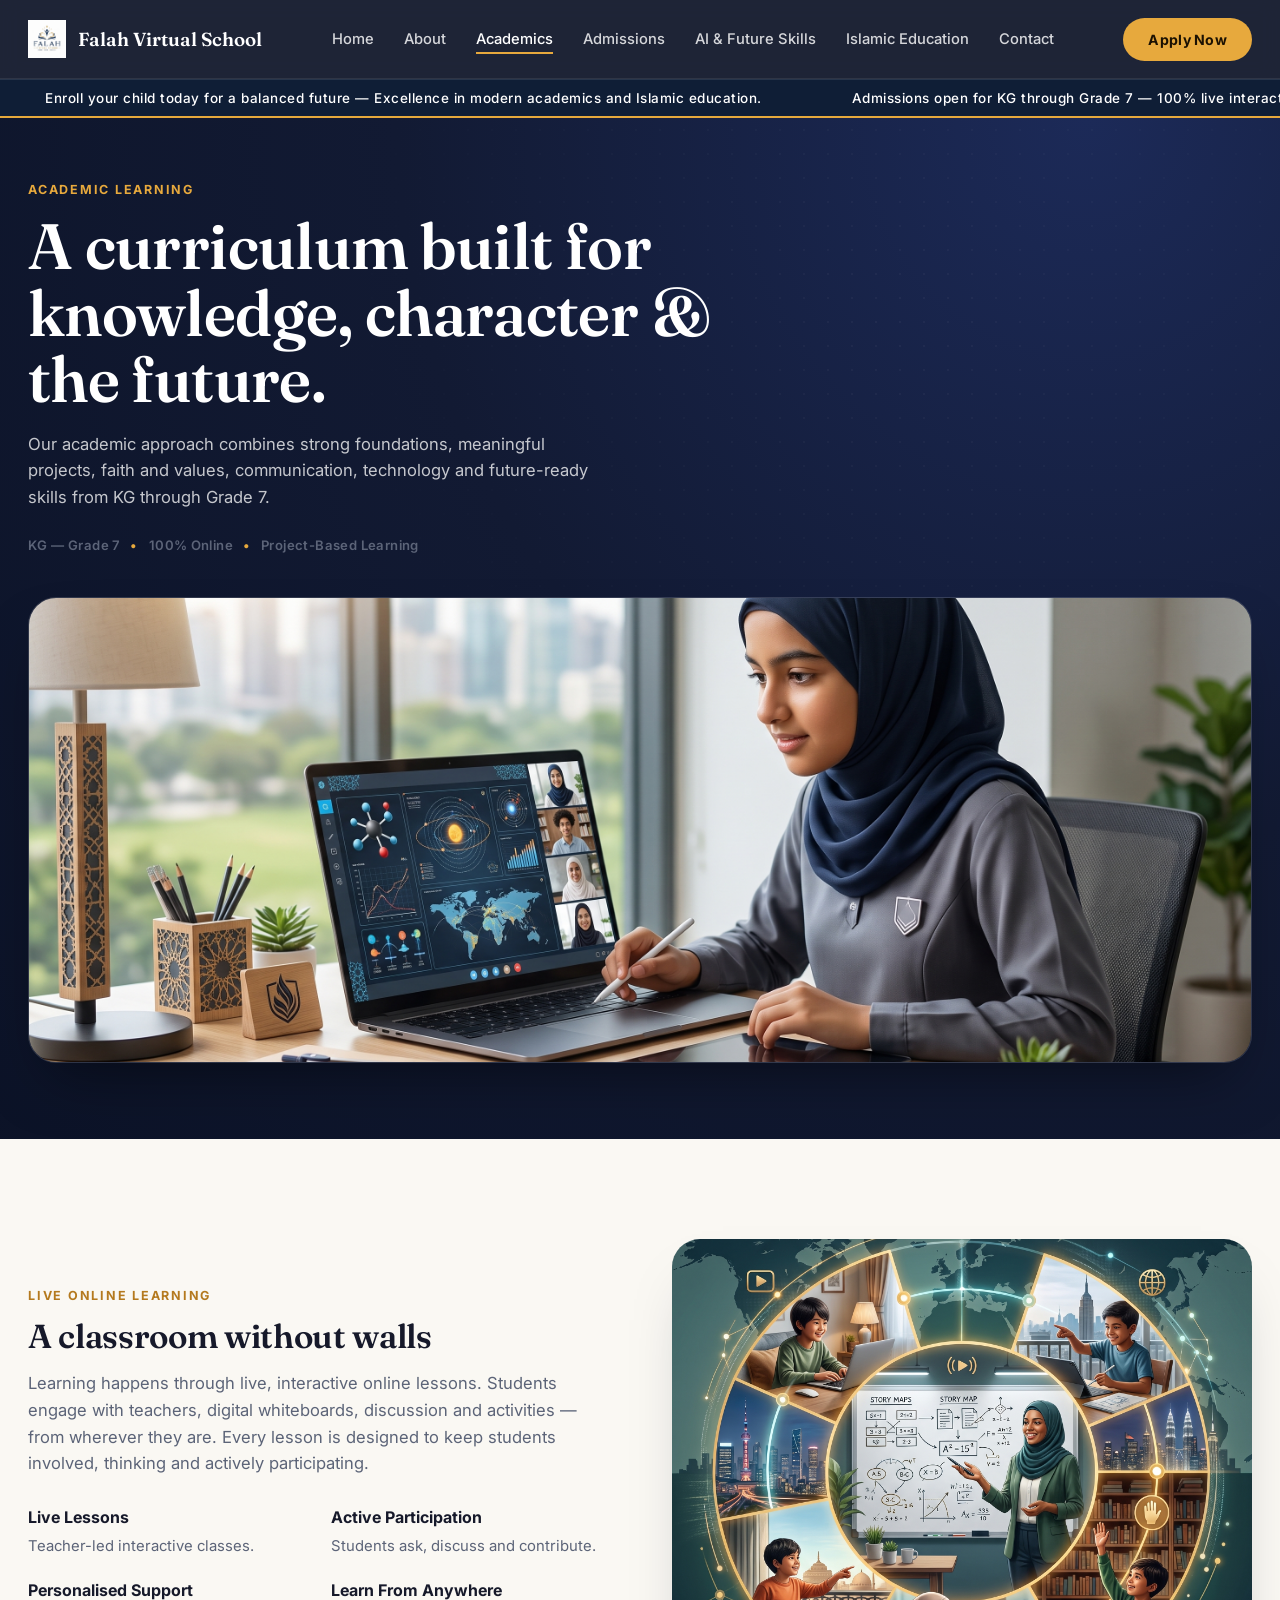
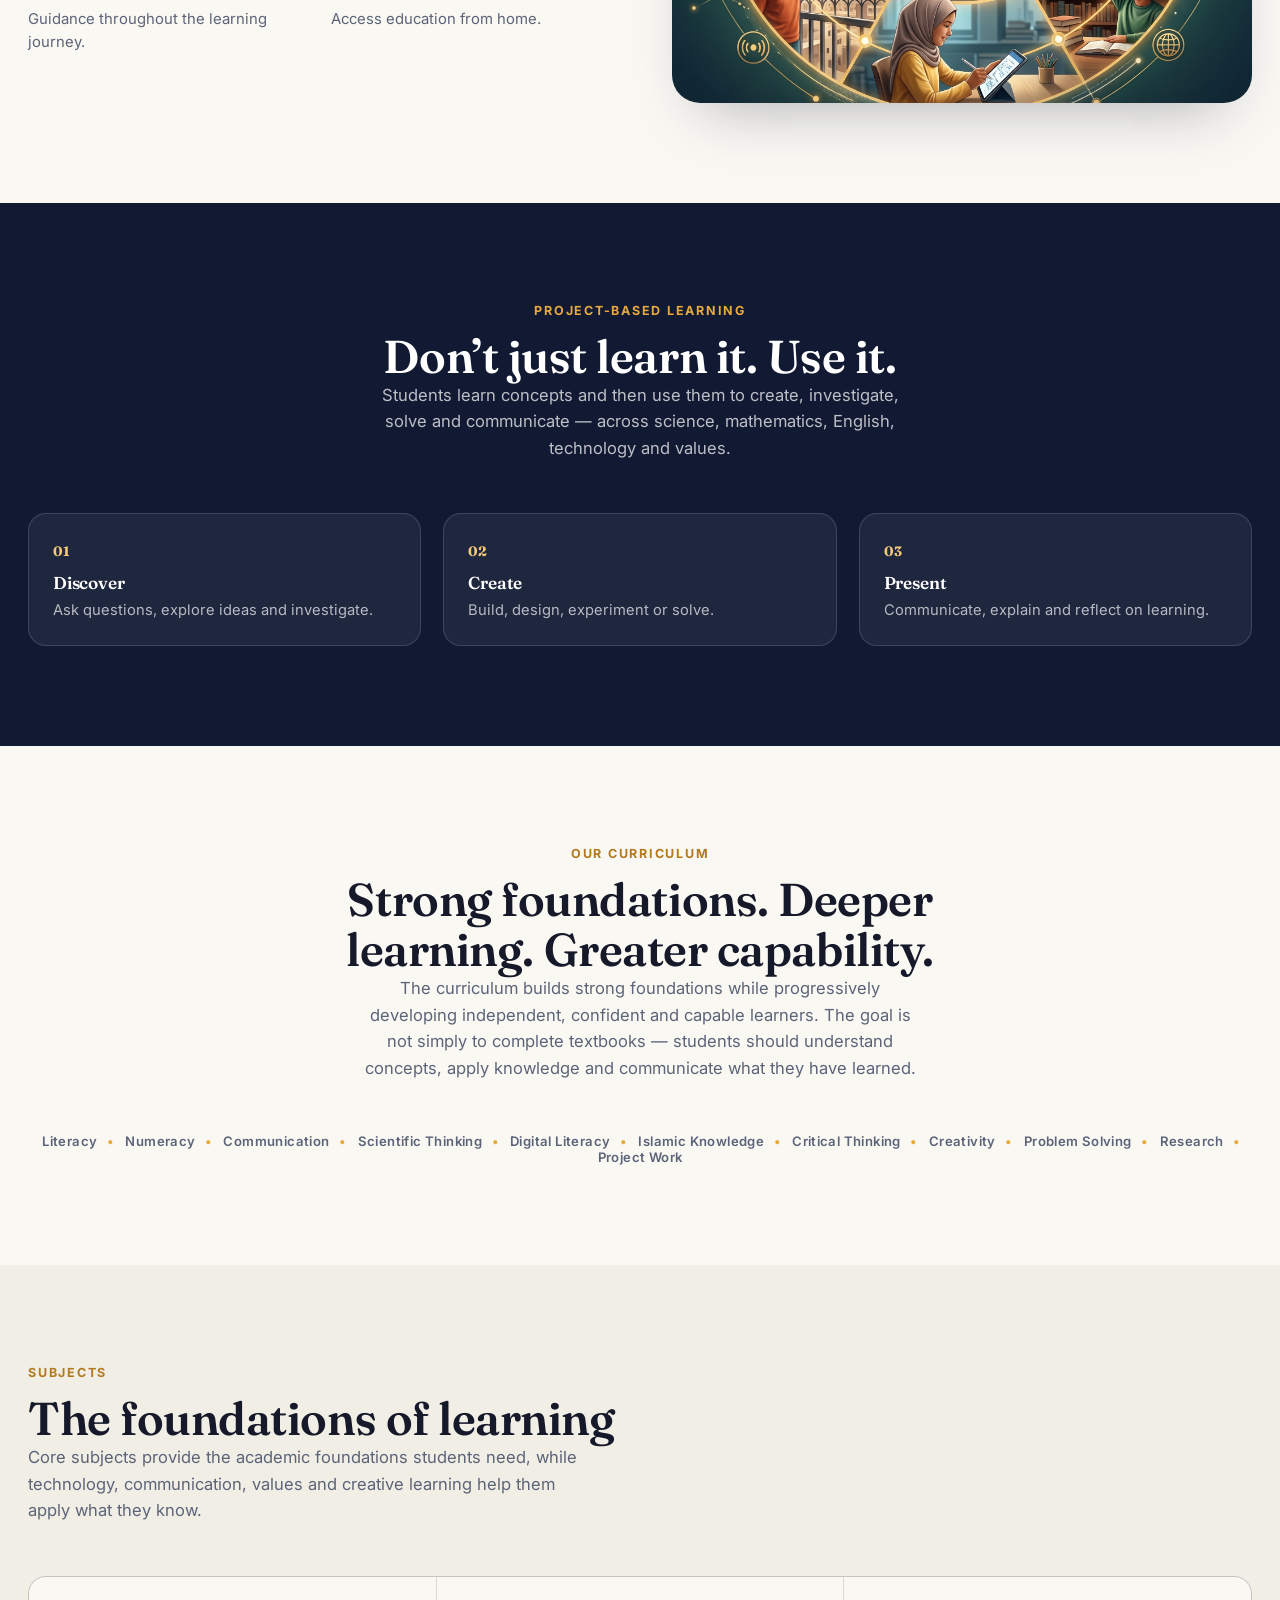
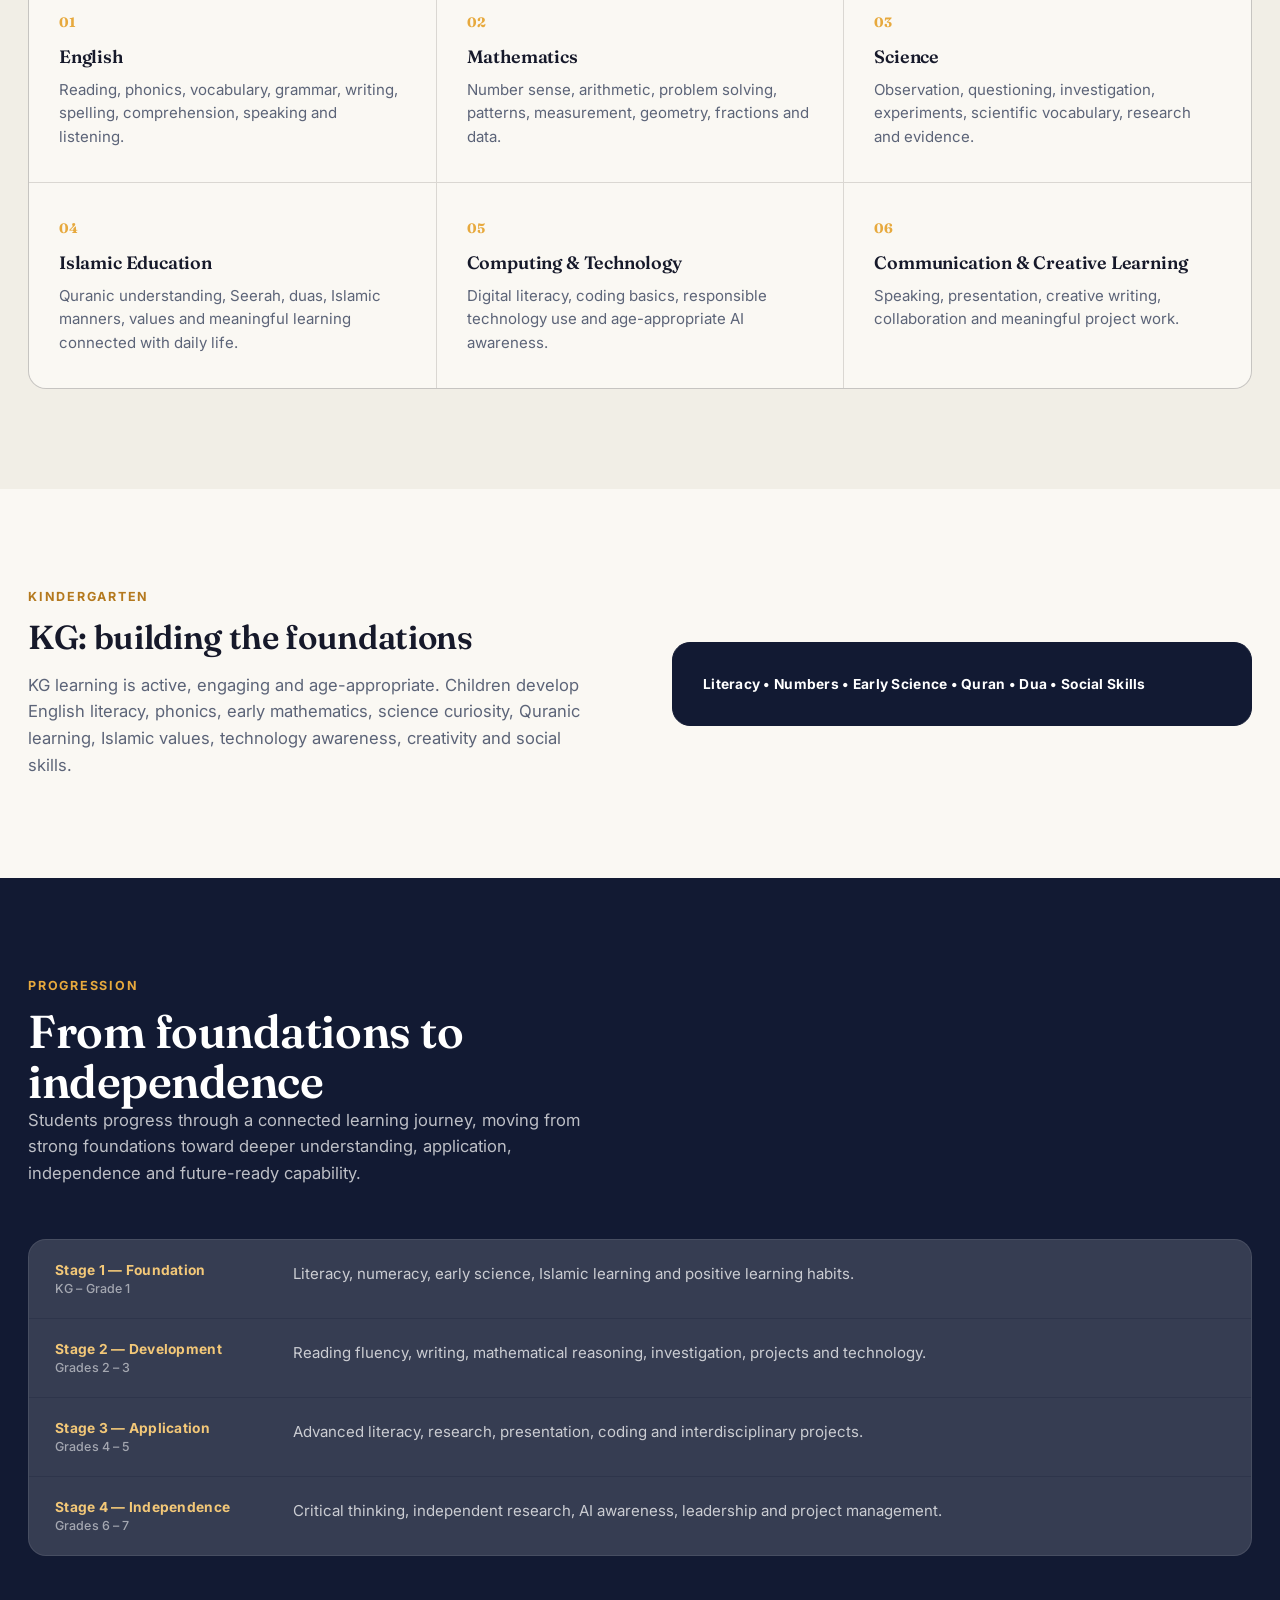
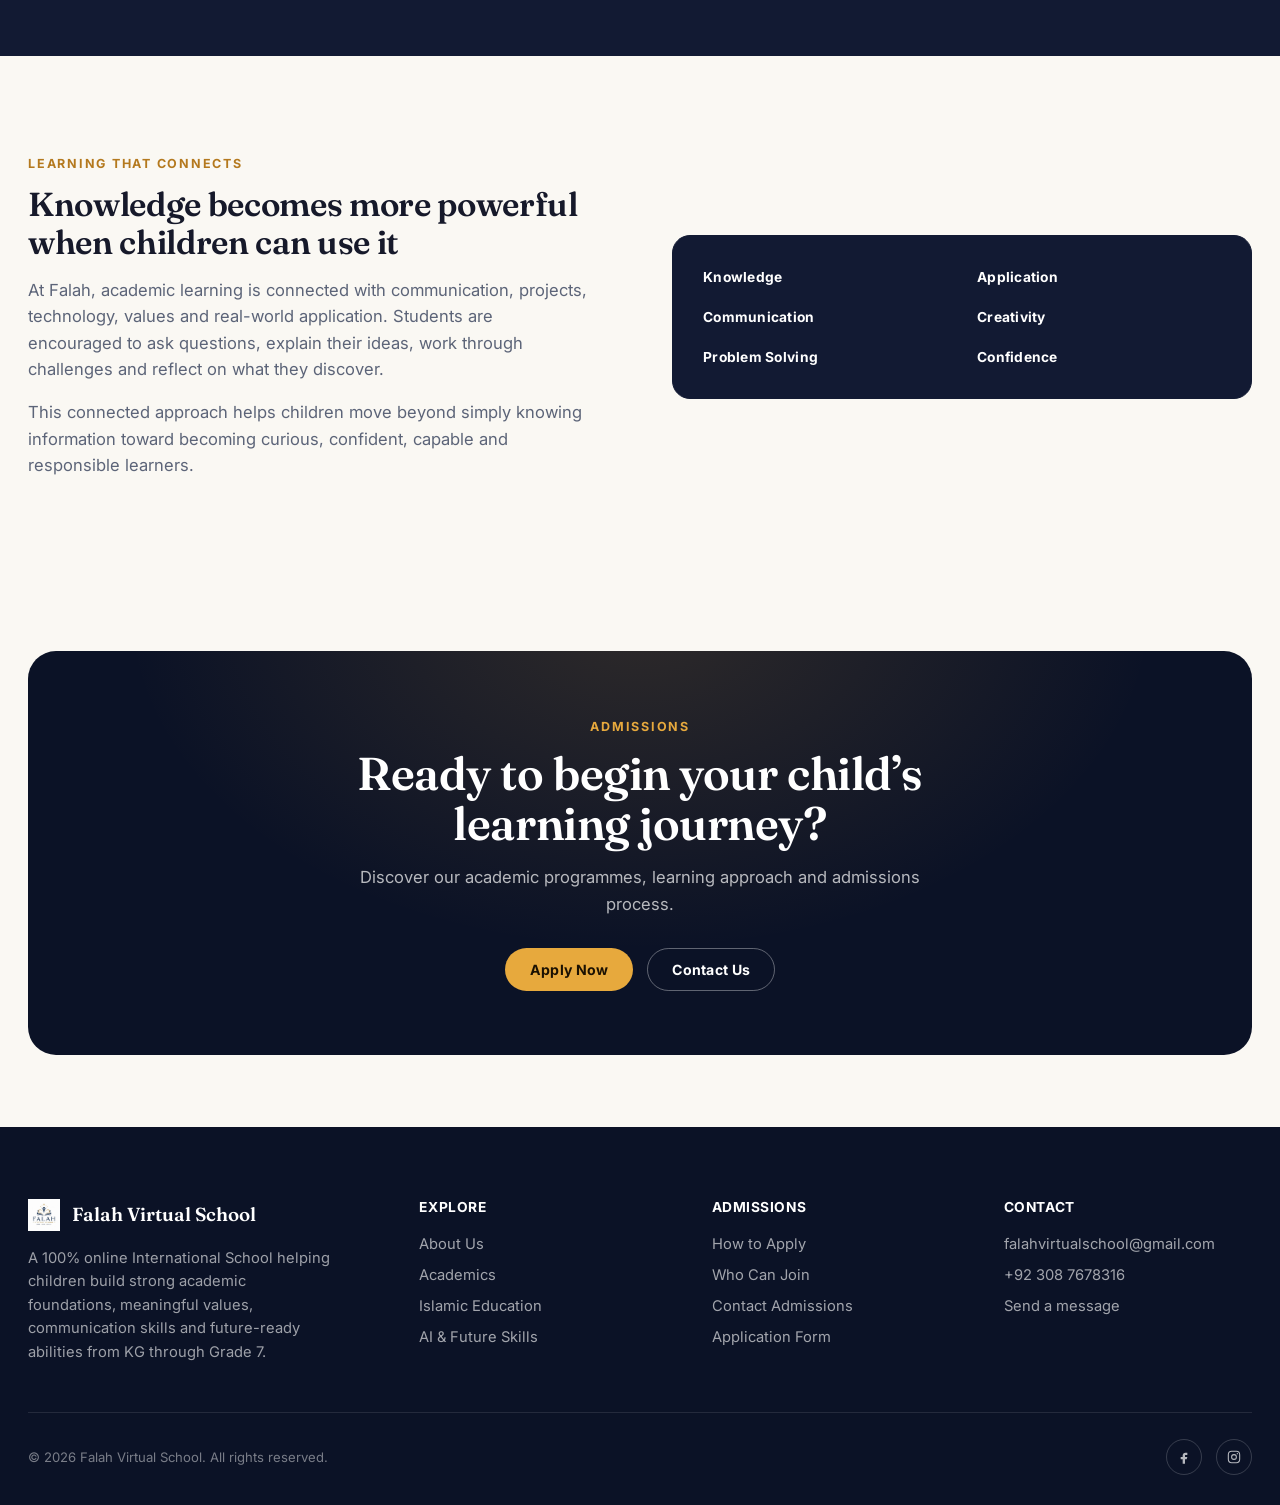
<file: academics.html>
<!DOCTYPE html>
<html lang="en">
<head>
  <meta charset="UTF-8" />
  <meta name="viewport" content="width=device-width, initial-scale=1.0" />

  <title>Academics &mdash; Falah Virtual School</title>

  <meta
    name="description"
    content="Explore the Falah Virtual School curriculum from KG through Grade 7, combining strong academic foundations, project-based learning, communication, meaningful values, technology and future-ready skills."
  />

  <link rel="preconnect" href="https://fonts.googleapis.com" />
  <link rel="preconnect" href="https://fonts.gstatic.com" crossorigin />

  <link
    href="https://fonts.googleapis.com/css2?family=Fraunces:opsz,wght@9..144,500;9..144,600;9..144,700&family=Inter:wght@400;500;600;700;800&display=swap"
    rel="stylesheet"
  />

  <link rel="stylesheet" href="css/style.css" />

  <style>
    @media (min-width: 992px) {
      .mobile-nav {
        display: none !important;
      }
    }

    .brand {
      display: flex;
      align-items: center;
      gap: 12px;
      text-decoration: none;
    }

    .brand img {
      height: 38px;
      width: auto;
      object-fit: contain;
    }

    .sub-header-ticker {
      background: #0f1e36;
      border-top: 1px solid rgba(255, 255, 255, 0.1);
      border-bottom: 2px solid #e5a93c;
      color: #ffffff;
      font-size: 13.5px;
      letter-spacing: 0.5px;
      font-weight: 500;
      padding: 10px 0;
      overflow: hidden;
      white-space: nowrap;
      width: 100%;
    }

    .ticker-track {
      width: max-content;
      overflow: hidden;
    }

    .ticker-content {
      display: flex;
      align-items: center;
      width: max-content;
      animation: tickerScroll 40s linear infinite;
      will-change: transform;
    }

    .ticker-content span {
      flex: 0 0 auto;
      margin: 0 45px;
    }

    @keyframes tickerScroll {
      from {
        transform: translateX(0);
      }

      to {
        transform: translateX(-50%);
      }
    }

    @media (prefers-reduced-motion: reduce) {
      .ticker-content {
        animation: none;
      }
    }
  </style>
</head>

<body>

  <a class="skip-link" href="#main">Skip to content</a>

  <!-- Header -->

  <header class="site-header">
    <div class="container">

      <a href="index.html" class="brand">
        <img
          src="assets/logo.jpg"
          alt="Falah Virtual School Logo"
        />
        <span class="brand-text">Falah Virtual School</span>
      </a>

      <nav class="main-nav" aria-label="Primary">
        <a href="index.html">Home</a>
        <a href="about.html">About</a>
        <a href="academics.html" aria-current="page">Academics</a>
        <a href="admissions.html">Admissions</a>
        <a href="ai-future-skills.html">AI &amp; Future Skills</a>
        <a href="islamic-education.html">Islamic Education</a>
        <a href="contact.html">Contact</a>
      </nav>

      <div class="header-actions">

        <a
          href="admissions.html"
          class="btn btn-gold btn-apply-now"
        >
          <span class="btn-apply-label">Apply Now</span>
        </a>

        <button
          class="nav-toggle"
          aria-label="Open menu"
          aria-expanded="false"
          aria-controls="mobile-nav"
        >
          <span></span>
        </button>

      </div>
    </div>
  </header>


  <div class="sub-header-ticker">
    <div class="ticker-track">

      <div class="ticker-content">

        <span>
          Enroll your child today for a balanced future —
          Excellence in modern academics and Islamic education.
        </span>

        <span>
          Admissions open for KG through Grade 7 —
          100% live interactive online classes worldwide.
        </span>

        <span>
          Empowering young minds with academic excellence,
          Quranic understanding, technology and future-ready skills.
        </span>

        <span>
          Enroll your child today for a balanced future —
          Excellence in modern academics and Islamic education.
        </span>

        <span>
          Admissions open for KG through Grade 7 —
          100% live interactive online classes worldwide.
        </span>

        <span>
          Empowering young minds with academic excellence,
          Quranic understanding, technology and future-ready skills.
        </span>

      </div>

    </div>
  </div>


  <nav
    class="mobile-nav"
    id="mobile-nav"
    aria-label="Mobile"
  >
    <div class="container">

      <a href="index.html">Home</a>
      <a href="about.html">About</a>
      <a href="academics.html" aria-current="page">Academics</a>
      <a href="admissions.html">Admissions</a>
      <a href="ai-future-skills.html">AI &amp; Future Skills</a>
      <a href="islamic-education.html">Islamic Education</a>
      <a href="contact.html">Contact</a>

      <a
        href="admissions.html"
        class="btn btn-gold btn-apply-now"
      >
        <span class="btn-apply-label">Apply Now</span>
      </a>

    </div>
  </nav>


  <!-- Main -->

  <main id="main">


    <section class="page-hero">

      <div class="container">

        <div class="page-hero-inner reveal">

          <span class="eyebrow">
            Academic Learning
          </span>

          <h1 class="h-display">
            A curriculum built for knowledge, character &amp; the future.
          </h1>

          <p class="lede">
            Our academic approach combines strong foundations,
            meaningful projects, faith and values, communication,
            technology and future-ready skills from KG through Grade 7.
          </p>

          <div class="tag-row">

            <span>KG &mdash; Grade 7</span>
            <span>100% Online</span>
            <span>Project-Based Learning</span>

          </div>

        </div>


        <div class="page-hero-media reveal">

          <img
            src="assets/Academic Approach.jfif"
            alt="A student taking notes by hand during a live online lesson on her laptop"
            loading="eager"
          />

        </div>

      </div>

    </section>


    <section class="section">

      <div class="container split">

        <div class="split-copy reveal">

          <span class="eyebrow on-light">
            Live Online Learning
          </span>

          <h2 class="h-lg">
            A classroom without walls
          </h2>

          <p class="lede">
            Learning happens through live, interactive online lessons.
            Students engage with teachers, digital whiteboards,
            discussion and activities &mdash; from wherever they are.
            Every lesson is designed to keep students involved,
            thinking and actively participating.
          </p>


          <div class="split-features">

            <div class="feature-item">

              <h4>
                Live Lessons
              </h4>

              <p>
                Teacher-led interactive classes.
              </p>

            </div>


            <div class="feature-item">

              <h4>
                Active Participation
              </h4>

              <p>
                Students ask, discuss and contribute.
              </p>

            </div>


            <div class="feature-item">

              <h4>
                Personalised Support
              </h4>

              <p>
                Guidance throughout the learning journey.
              </p>

            </div>


            <div class="feature-item">

              <h4>
                Learn From Anywhere
              </h4>

              <p>
                Access education from home.
              </p>

            </div>

          </div>

        </div>


        <div class="split-media reveal">

          <img
            src="assets/Active Participation.jfif"
            alt="A student writing in a notebook while learning at his desk at home"
            loading="lazy"
          />

        </div>

      </div>

    </section>


    <section class="section section-dark">

      <div class="container">

        <div class="section-head center reveal">

          <span class="eyebrow">
            Project-Based Learning
          </span>

          <h2 class="h-xl">
            Don&rsquo;t just learn it. Use it.
          </h2>

          <p
            class="lede on-dark"
            style="margin-inline:auto;"
          >
            Students learn concepts and then use them to create,
            investigate, solve and communicate &mdash; across science,
            mathematics, English, technology and values.
          </p>

        </div>


        <div class="steps-grid reveal">

          <div class="step-card">

            <span class="pillar-num">
              01
            </span>

            <h3>
              Discover
            </h3>

            <p>
              Ask questions, explore ideas and investigate.
            </p>

          </div>


          <div class="step-card">

            <span class="pillar-num">
              02
            </span>

            <h3>
              Create
            </h3>

            <p>
              Build, design, experiment or solve.
            </p>

          </div>


          <div class="step-card">

            <span class="pillar-num">
              03
            </span>

            <h3>
              Present
            </h3>

            <p>
              Communicate, explain and reflect on learning.
            </p>

          </div>

        </div>

      </div>

    </section>


    <section class="section">

      <div class="container">

        <div class="section-head center reveal">

          <span class="eyebrow on-light">
            Our Curriculum
          </span>

          <h2 class="h-xl">
            Strong foundations. Deeper learning. Greater capability.
          </h2>

          <p
            class="lede"
            style="margin-inline:auto;"
          >
            The curriculum builds strong foundations while progressively
            developing independent, confident and capable learners.
            The goal is not simply to complete textbooks &mdash; students
            should understand concepts, apply knowledge and communicate
            what they have learned.
          </p>

        </div>


        <div
          class="tag-row reveal"
          style="justify-content:center; margin-top:10px;"
        >

          <span>Literacy</span>
          <span>Numeracy</span>
          <span>Communication</span>
          <span>Scientific Thinking</span>
          <span>Digital Literacy</span>
          <span>Islamic Knowledge</span>
          <span>Critical Thinking</span>
          <span>Creativity</span>
          <span>Problem Solving</span>
          <span>Research</span>
          <span>Project Work</span>

        </div>

      </div>

    </section>


    <section class="section section-dim">

      <div class="container">

        <div class="section-head reveal">

          <span class="eyebrow on-light">
            Subjects
          </span>

          <h2 class="h-xl">
            The foundations of learning
          </h2>

          <p class="lede">
            Core subjects provide the academic foundations students need,
            while technology, communication, values and creative learning
            help them apply what they know.
          </p>

        </div>


        <div
          class="pillars-grid reveal"
          style="grid-template-columns:repeat(3,1fr);"
        >

          <div class="pillar-card">

            <span class="pillar-num">
              01
            </span>

            <h3>
              English
            </h3>

            <p>
              Reading, phonics, vocabulary, grammar, writing,
              spelling, comprehension, speaking and listening.
            </p>

          </div>


          <div class="pillar-card">

            <span class="pillar-num">
              02
            </span>

            <h3>
              Mathematics
            </h3>

            <p>
              Number sense, arithmetic, problem solving, patterns,
              measurement, geometry, fractions and data.
            </p>

          </div>


          <div class="pillar-card">

            <span class="pillar-num">
              03
            </span>

            <h3>
              Science
            </h3>

            <p>
              Observation, questioning, investigation, experiments,
              scientific vocabulary, research and evidence.
            </p>

          </div>


          <div class="pillar-card">

            <span class="pillar-num">
              04
            </span>

            <h3>
              Islamic Education
            </h3>

            <p>
              Quranic understanding, Seerah, duas, Islamic manners,
              values and meaningful learning connected with daily life.
            </p>

          </div>


          <div class="pillar-card">

            <span class="pillar-num">
              05
            </span>

            <h3>
              Computing &amp; Technology
            </h3>

            <p>
              Digital literacy, coding basics, responsible technology
              use and age-appropriate AI awareness.
            </p>

          </div>


          <div class="pillar-card">

            <span class="pillar-num">
              06
            </span>

            <h3>
              Communication &amp; Creative Learning
            </h3>

            <p>
              Speaking, presentation, creative writing,
              collaboration and meaningful project work.
            </p>

          </div>

        </div>

      </div>

    </section>


    <section class="section">

      <div class="container split">

        <div class="split-copy reveal">

          <span class="eyebrow on-light">
            Kindergarten
          </span>

          <h2 class="h-lg">
            KG: building the foundations
          </h2>

          <p class="lede">
            KG learning is active, engaging and age-appropriate.
            Children develop English literacy, phonics, early mathematics,
            science curiosity, Quranic learning, Islamic values,
            technology awareness, creativity and social skills.
          </p>

        </div>


        <div class="split-media reveal">

          <div
            class="panel"
            style="background:var(--navy-deep); border-color:var(--navy-deep);"
          >

            <div
              class="panel-cols"
              style="color:#fff; grid-template-columns:1fr;"
            >

              <div>
                Literacy &bull; Numbers &bull; Early Science &bull;
                Quran &bull; Dua &bull; Social Skills
              </div>

            </div>

          </div>

        </div>

      </div>

    </section>


    <section class="section section-dark">

      <div class="container">

        <div class="section-head reveal">

          <span class="eyebrow">
            Progression
          </span>

          <h2 class="h-xl">
            From foundations to independence
          </h2>

          <p class="lede on-dark">
            Students progress through a connected learning journey,
            moving from strong foundations toward deeper understanding,
            application, independence and future-ready capability.
          </p>

        </div>


        <div class="stage-list reveal">

          <div class="stage-row">

            <div class="stage-tag">
              Stage 1 &mdash; Foundation
              <small>KG &ndash; Grade 1</small>
            </div>

            <p>
              Literacy, numeracy, early science, Islamic learning
              and positive learning habits.
            </p>

          </div>


          <div class="stage-row">

            <div class="stage-tag">
              Stage 2 &mdash; Development
              <small>Grades 2 &ndash; 3</small>
            </div>

            <p>
              Reading fluency, writing, mathematical reasoning,
              investigation, projects and technology.
            </p>

          </div>


          <div class="stage-row">

            <div class="stage-tag">
              Stage 3 &mdash; Application
              <small>Grades 4 &ndash; 5</small>
            </div>

            <p>
              Advanced literacy, research, presentation,
              coding and interdisciplinary projects.
            </p>

          </div>


          <div class="stage-row">

            <div class="stage-tag">
              Stage 4 &mdash; Independence
              <small>Grades 6 &ndash; 7</small>
            </div>

            <p>
              Critical thinking, independent research, AI awareness,
              leadership and project management.
            </p>

          </div>

        </div>

      </div>

    </section>


    <section class="section">

      <div class="container split reverse">

        <div class="split-copy reveal">

          <span class="eyebrow on-light">
            Learning That Connects
          </span>

          <h2 class="h-lg">
            Knowledge becomes more powerful when children can use it
          </h2>

          <p class="lede">
            At Falah, academic learning is connected with communication,
            projects, technology, values and real-world application.
            Students are encouraged to ask questions, explain their ideas,
            work through challenges and reflect on what they discover.
          </p>

          <p class="lede">
            This connected approach helps children move beyond simply
            knowing information toward becoming curious, confident,
            capable and responsible learners.
          </p>

        </div>


        <div class="split-media reveal">

          <div
            class="panel"
            style="
              background:var(--navy-deep);
              border-color:var(--navy-deep);
            "
          >

            <div
              class="panel-cols"
              style="color:#fff;"
            >

              <div>Knowledge</div>
              <div>Application</div>

              <div>Communication</div>
              <div>Creativity</div>

              <div>Problem Solving</div>
              <div>Confidence</div>

            </div>

          </div>

        </div>

      </div>

    </section>


    <section class="section-tight">

      <div class="container">

        <div class="cta-band reveal">

          <span class="eyebrow">
            Admissions
          </span>

          <h2
            class="h-xl"
            style="margin-top:14px;"
          >
            Ready to begin your child&rsquo;s learning journey?
          </h2>

          <p class="lede">
            Discover our academic programmes,
            learning approach and admissions process.
          </p>

          <div class="cta-band-actions">

            <a
              href="admissions.html"
              class="btn btn-gold btn-apply-now"
            >
              <span class="btn-apply-label">
                Apply Now
              </span>
            </a>

            <a
              href="contact.html"
              class="btn btn-outline-dark"
            >
              Contact Us
            </a>

          </div>

        </div>

      </div>

    </section>

  </main>


  <!-- FOOTER -->

  <footer class="site-footer">

    <div class="container">

      <div class="footer-grid">

        <div class="footer-brand">

          <a
            href="index.html"
            class="brand"
          >

            <img
              src="assets/logo.jpg"
              alt="Falah Virtual School Logo"
              style="height: 32px;"
            />

            <span class="brand-text">
              Falah Virtual School
            </span>

          </a>


          <p>
            A 100% online International School helping children
            build strong academic foundations, meaningful values,
            communication skills and future-ready abilities from
            KG through Grade 7.
          </p>

        </div>


        <div class="footer-col">

          <h4>
            Explore
          </h4>

          <ul>

            <li>
              <a href="about.html">
                About Us
              </a>
            </li>

            <li>
              <a href="academics.html">
                Academics
              </a>
            </li>

            <li>
              <a href="islamic-education.html">
                Islamic Education
              </a>
            </li>

            <li>
              <a href="ai-future-skills.html">
                AI &amp; Future Skills
              </a>
            </li>

          </ul>

        </div>


        <div class="footer-col">

          <h4>
            Admissions
          </h4>

          <ul>

            <li>
              <a href="admissions.html">
                How to Apply
              </a>
            </li>

            <li>
              <a href="admissions.html#who-can-join">
                Who Can Join
              </a>
            </li>

            <li>
              <a href="contact.html">
                Contact Admissions
              </a>
            </li>

            <li>
              <a href="admissions.html#apply-form">
                Application Form
              </a>
            </li>

          </ul>

        </div>


        <div class="footer-col">

          <h4>
            Contact
          </h4>

          <ul>

            <li>
              <a href="mailto:falahvirtualschool@gmail.com">
                falahvirtualschool@gmail.com
              </a>
            </li>

            <li>
              <a href="tel:+923087678316">
                +92 308 7678316
              </a>
            </li>

            <li>
              <a href="contact.html#contact-information">
                Send a message
              </a>
            </li>

          </ul>

        </div>

      </div>


      <div class="footer-bottom">

        <p>
          &copy;
          <span id="year"></span>
          Falah Virtual School. All rights reserved.
        </p>


        <div
          class="footer-social"
          aria-label="Social media"
        >

          <a
            href="https://www.facebook.com/profile.php?id=61593588023931"
            aria-label="Facebook"
          >

            <svg
              width="16"
              height="16"
              viewBox="0 0 24 24"
              fill="none"
              aria-hidden="true"
            >

              <path
                d="M14 9h3V5.5h-3c-2.2 0-4 1.8-4 4V12H7v3.5h3V22h3.5v-6.5H16l1-3.5h-3.5v-2.4c0-.6.4-1.1 1-1.1Z"
                fill="currentColor"
              />

            </svg>

          </a>


          <a
            href="https://www.instagram.com/falahvirtual.school?igsi=MTc0dnRrMjh0ZTAwMg=="
            aria-label="Instagram"
          >

            <svg
              width="16"
              height="16"
              viewBox="0 0 24 24"
              fill="none"
              aria-hidden="true"
            >

              <rect
                x="3.5"
                y="3.5"
                width="17"
                height="17"
                rx="5"
                stroke="currentColor"
                stroke-width="1.6"
              />

              <circle
                cx="12"
                cy="12"
                r="3.6"
                stroke="currentColor"
                stroke-width="1.6"
              />

              <circle
                cx="17"
                cy="7"
                r="1"
                fill="currentColor"
              />

            </svg>

          </a>

        </div>

      </div>

    </div>

  </footer>


  <script>
    document.getElementById("year").textContent =
      new Date().getFullYear();
  </script>

  <script src="js/main.js"></script>

</body>
</html>
</file>
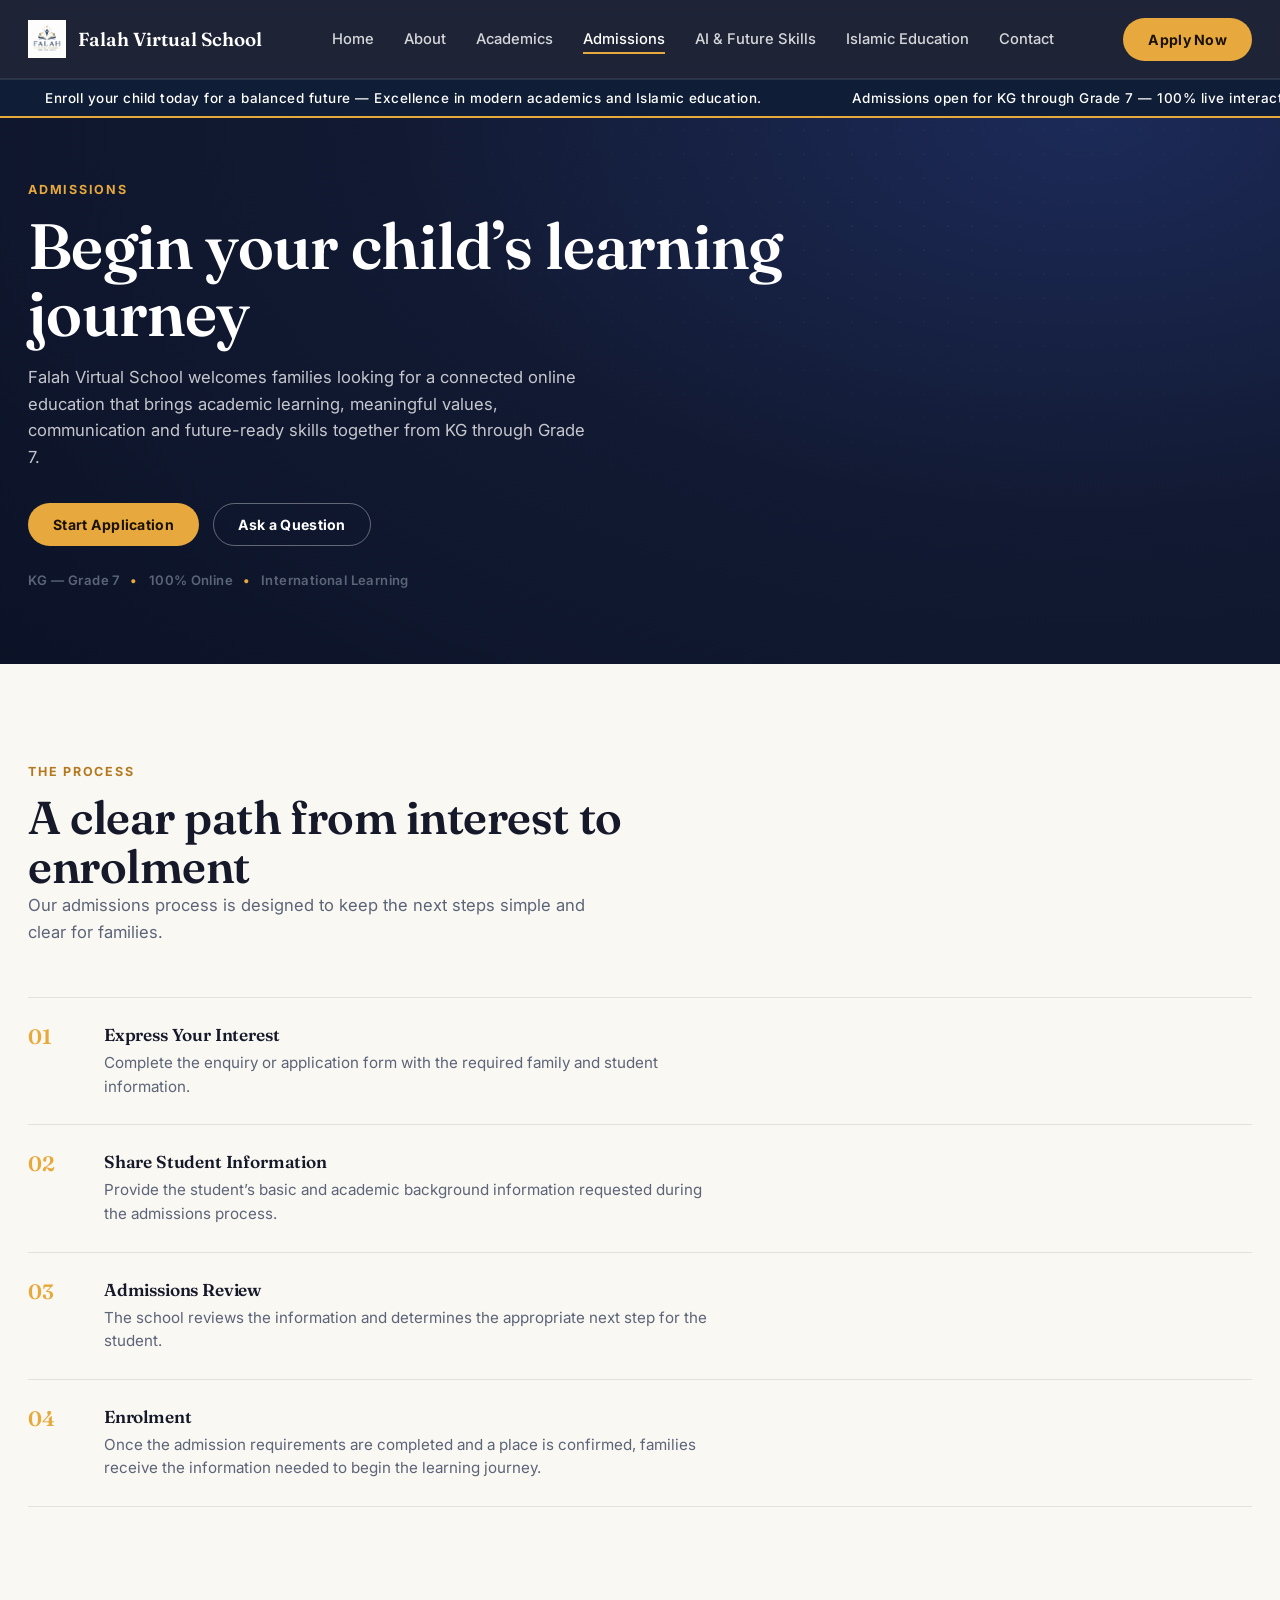
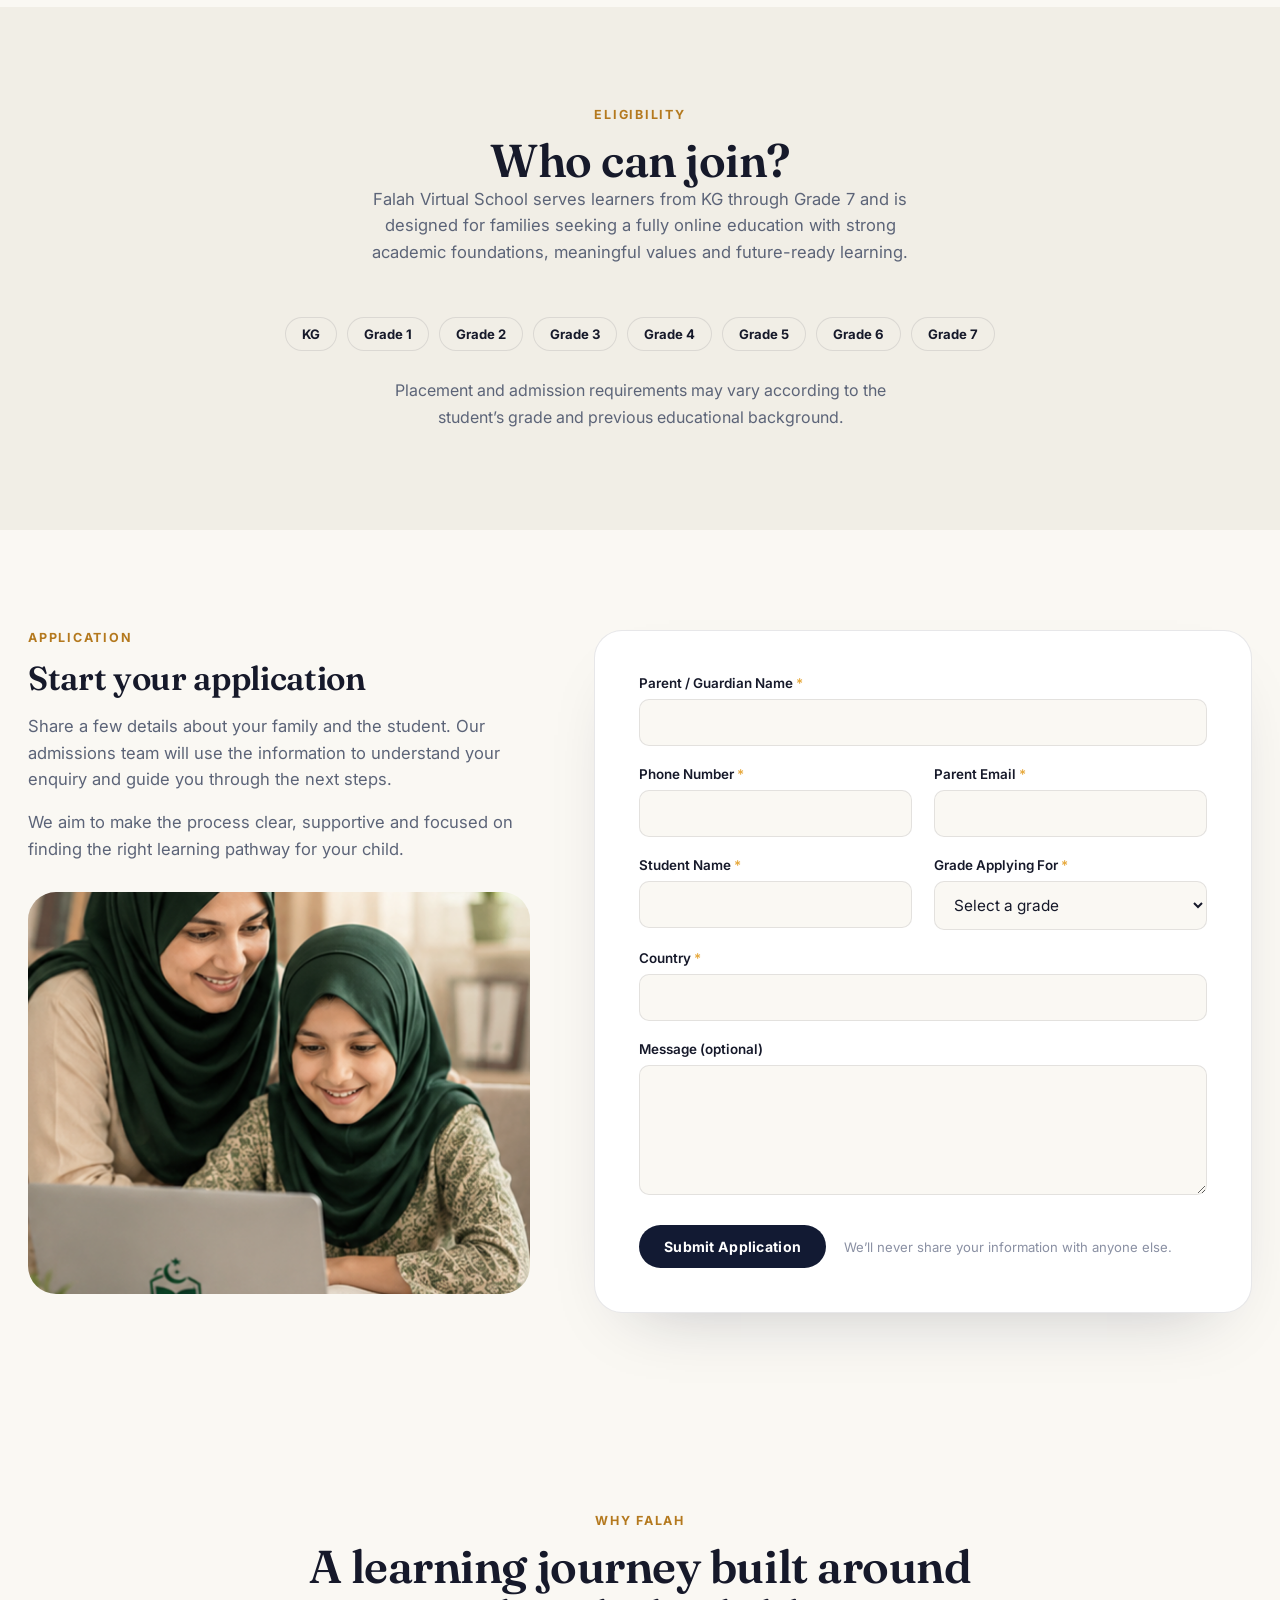
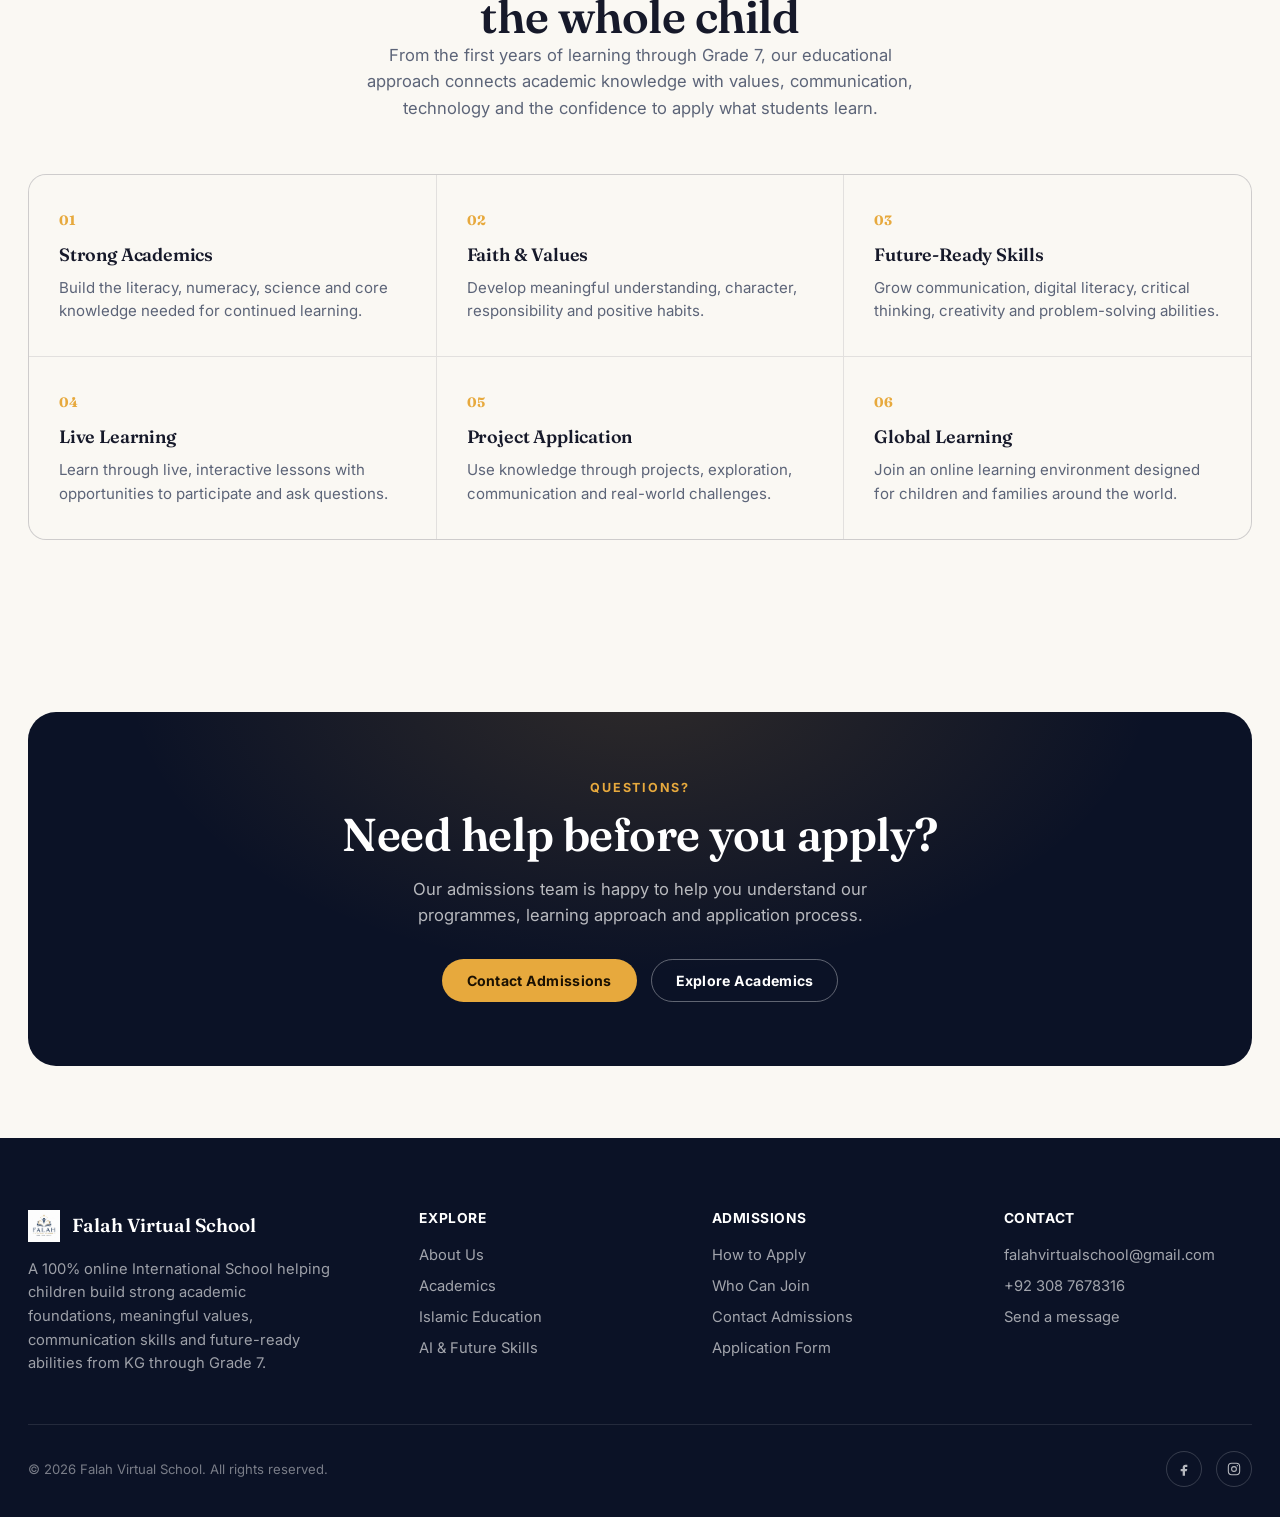
<file: admissions.html>
<!DOCTYPE html>
<html lang="en">
<head>
  <meta charset="UTF-8" />
  <meta name="viewport" content="width=device-width, initial-scale=1.0" />

  <title>Admissions &mdash; Falah Virtual School</title>

  <meta
    name="description"
    content="Learn how to apply to Falah Virtual School, explore eligibility and the admissions process, and submit your application for KG through Grade 7."
  />

  <link rel="preconnect" href="https://fonts.googleapis.com" />
  <link rel="preconnect" href="https://fonts.gstatic.com" crossorigin />

  <link
    href="https://fonts.googleapis.com/css2?family=Fraunces:opsz,wght@9..144,500;9..144,600;9..144,700&family=Inter:wght@400;500;600;700;800&display=swap"
    rel="stylesheet"
  />

  <link rel="stylesheet" href="css/style.css" />

  <style>
    @media (min-width: 992px) {
      .mobile-nav {
        display: none !important;
      }
    }

    .brand {
      display: flex;
      align-items: center;
      gap: 12px;
      text-decoration: none;
    }

    .brand img {
      height: 38px;
      width: auto;
      object-fit: contain;
    }

    .sub-header-ticker {
      background: #0f1e36;
      border-top: 1px solid rgba(255, 255, 255, 0.1);
      border-bottom: 2px solid #e5a93c;
      color: #ffffff;
      font-size: 13.5px;
      letter-spacing: 0.5px;
      font-weight: 500;
      padding: 10px 0;
      overflow: hidden;
      white-space: nowrap;
      width: 100%;
    }

    .ticker-track {
      width: max-content;
      overflow: hidden;
    }

    .ticker-content {
      display: flex;
      align-items: center;
      width: max-content;
      animation: tickerScroll 40s linear infinite;
      will-change: transform;
    }

    .ticker-content span {
      flex: 0 0 auto;
      margin: 0 45px;
    }

    @keyframes tickerScroll {
      from {
        transform: translateX(0);
      }

      to {
        transform: translateX(-50%);
      }
    }

    @media (prefers-reduced-motion: reduce) {
      .ticker-content {
        animation: none;
      }
    }
  </style>
</head>

<body>

  <a class="skip-link" href="#main">Skip to content</a>

  <!-- Header -->

  <header class="site-header">
    <div class="container">

      <a href="index.html" class="brand">
        <img
          src="assets/logo.jpg"
          alt="Falah Virtual School Logo"
        />
        <span class="brand-text">Falah Virtual School</span>
      </a>

      <nav class="main-nav" aria-label="Primary">
        <a href="index.html">Home</a>
        <a href="about.html">About</a>
        <a href="academics.html">Academics</a>
        <a href="admissions.html" aria-current="page">Admissions</a>
        <a href="ai-future-skills.html">AI &amp; Future Skills</a>
        <a href="islamic-education.html">Islamic Education</a>
        <a href="contact.html">Contact</a>
      </nav>

      <div class="header-actions">

        <a
          href="admissions.html"
          class="btn btn-gold btn-apply-now"
        >
          <span class="btn-apply-label">Apply Now</span>
        </a>

        <button
          class="nav-toggle"
          aria-label="Open menu"
          aria-expanded="false"
          aria-controls="mobile-nav"
        >
          <span></span>
        </button>

      </div>
    </div>
  </header>


  <div class="sub-header-ticker">
    <div class="ticker-track">

      <div class="ticker-content">

        <span>
          Enroll your child today for a balanced future —
          Excellence in modern academics and Islamic education.
        </span>

        <span>
          Admissions open for KG through Grade 7 —
          100% live interactive online classes worldwide.
        </span>

        <span>
          Empowering young minds with academic excellence,
          Quranic understanding, technology and future-ready skills.
        </span>

        <span>
          Enroll your child today for a balanced future —
          Excellence in modern academics and Islamic education.
        </span>
        
        <span>
          Admissions open for KG through Grade 7 —
          100% live interactive online classes worldwide.
        </span>

        <span>
          Empowering young minds with academic excellence,
          Quranic understanding, technology and future-ready skills.
        </span>

      </div>

    </div>
  </div>


  <nav
    class="mobile-nav"
    id="mobile-nav"
    aria-label="Mobile"
  >
    <div class="container">

      <a href="index.html">Home</a>
      <a href="about.html">About</a>
      <a href="academics.html">Academics</a>
      <a href="admissions.html" aria-current="page">Admissions</a>
      <a href="ai-future-skills.html">AI &amp; Future Skills</a>
      <a href="islamic-education.html">Islamic Education</a>
      <a href="contact.html">Contact</a>

      <a
        href="admissions.html"
        class="btn btn-gold btn-apply-now"
      >
        <span class="btn-apply-label">Apply Now</span>
      </a>

    </div>
  </nav>


  <!-- Main -->

  <main id="main">

    <section class="page-hero">

      <div class="container">

        <div class="page-hero-inner reveal">

          <span class="eyebrow">
            Admissions
          </span>

          <h1 class="h-display">
            Begin your child&rsquo;s learning journey
          </h1>

          <p class="lede">
            Falah Virtual School welcomes families looking for a connected
            online education that brings academic learning, meaningful
            values, communication and future-ready skills together from
            KG through Grade 7.
          </p>

          <div class="hero-cta">

            <a
              href="#apply-form"
              class="btn btn-gold"
            >
              Start Application
            </a>

            <a
              href="contact.html"
              class="btn btn-outline-dark"
            >
              Ask a Question
            </a>

          </div>

          <div class="tag-row">

            <span>KG &mdash; Grade 7</span>
            <span>100% Online</span>
            <span>International Learning</span>

          </div>

        </div>

      </div>

    </section>


    <section class="section">

      <div class="container">

        <div class="section-head reveal">

          <span class="eyebrow on-light">
            The Process
          </span>

          <h2 class="h-xl">
            A clear path from interest to enrolment
          </h2>

          <p class="lede">
            Our admissions process is designed to keep the next steps
            simple and clear for families.
          </p>

        </div>


        <div class="steps-list reveal">

          <div class="steps-list-item">

            <span class="steps-list-num">
              01
            </span>

            <div>

              <h3>
                Express Your Interest
              </h3>

              <p>
                Complete the enquiry or application form with
                the required family and student information.
              </p>

            </div>

          </div>


          <div class="steps-list-item">

            <span class="steps-list-num">
              02
            </span>

            <div>

              <h3>
                Share Student Information
              </h3>

              <p>
                Provide the student&rsquo;s basic and academic background
                information requested during the admissions process.
              </p>

            </div>

          </div>


          <div class="steps-list-item">

            <span class="steps-list-num">
              03
            </span>

            <div>

              <h3>
                Admissions Review
              </h3>

              <p>
                The school reviews the information and determines
                the appropriate next step for the student.
              </p>

            </div>

          </div>


          <div class="steps-list-item">

            <span class="steps-list-num">
              04
            </span>

            <div>

              <h3>
                Enrolment
              </h3>

              <p>
                Once the admission requirements are completed and
                a place is confirmed, families receive the information
                needed to begin the learning journey.
              </p>

            </div>

          </div>

        </div>

      </div>

    </section>


    <section
      class="section section-dim"
      id="who-can-join"
    >

      <div class="container">

        <div class="section-head center reveal">

          <span class="eyebrow on-light">
            Eligibility
          </span>

          <h2 class="h-xl">
            Who can join?
          </h2>

          <p
            class="lede"
            style="margin-inline:auto;"
          >
            Falah Virtual School serves learners from KG through Grade 7
            and is designed for families seeking a fully online education
            with strong academic foundations, meaningful values and
            future-ready learning.
          </p>

        </div>


        <div
          class="stage-track on-light reveal"
          style="justify-content:center;"
        >

          <span>KG</span>
          <span>Grade 1</span>
          <span>Grade 2</span>
          <span>Grade 3</span>
          <span>Grade 4</span>
          <span>Grade 5</span>
          <span>Grade 6</span>
          <span>Grade 7</span>

        </div>


        <p
          class="body-text reveal"
          style="
            margin:26px auto 0;
            text-align:center;
            max-width:56ch;
          "
        >
          Placement and admission requirements may vary according
          to the student&rsquo;s grade and previous educational background.
        </p>

      </div>

    </section>


    <section
      class="section"
      id="apply-form"
    >

      <div class="container">

        <div
          class="split"
          style="align-items:flex-start;"
        >

          <div class="split-copy reveal">

            <span class="eyebrow on-light">
              Application
            </span>

            <h2 class="h-lg">
              Start your application
            </h2>

            <p class="lede">
              Share a few details about your family and the student.
              Our admissions team will use the information to understand
              your enquiry and guide you through the next steps.
            </p>

            <p class="lede">
              We aim to make the process clear, supportive and focused
              on finding the right learning pathway for your child.
            </p>


            <img
              src="assets/float hero 2.png"
              alt="A student focused on his laptop during a home learning session"
              loading="lazy"
              style="
                border-radius:var(--radius-l);
                margin-top:30px;
                aspect-ratio:5/4;
                object-fit:cover;
              "
            />

          </div>


          <div class="reveal">

            <form
              id="admissions-form"
              class="form-panel"
              novalidate
              action="https://formsubmit.co/falahvirtualschool@gmail.com"
              method="POST"
              data-success-message="Thank you for applying to Falah Virtual School. Our admissions team has received your application and will contact you shortly."
            >

              <input
                type="hidden"
                name="_subject"
                value="New Student Admission Request &mdash; Falah Virtual School"
              />

              <input
                type="hidden"
                name="form_type"
                value="Admissions Application"
              />

              <input
                type="hidden"
                name="_next"
                value=""
                data-next-field
              />

              <input
                type="hidden"
                name="_captcha"
                value="false"
              />

              <div class="honeypot">

                <label>
                  Leave this field empty

                  <input
                    type="text"
                    name="_honey"
                    tabindex="-1"
                    autocomplete="off"
                  />

                </label>

              </div>


              <div class="form-grid">

                <div
                  class="field full"
                  data-field
                >

                  <label for="a-parent-name">
                    Parent / Guardian Name
                    <span class="required">*</span>
                  </label>

                  <input
                    type="text"
                    id="a-parent-name"
                    name="Parent/Guardian Name"
                    required
                    autocomplete="name"
                  />

                  <small class="error-text"></small>

                </div>


                <div
                  class="field"
                  data-field
                >

                  <label for="a-phone">
                    Phone Number
                    <span class="required">*</span>
                  </label>

                  <input
                    type="tel"
                    id="a-phone"
                    name="Phone Number"
                    required
                    autocomplete="tel"
                  />

                  <small class="error-text"></small>

                </div>


                <div
                  class="field"
                  data-field
                >

                  <label for="a-email">
                    Parent Email
                    <span class="required">*</span>
                  </label>

                  <input
                    type="email"
                    id="a-email"
                    name="Parent Email"
                    required
                    autocomplete="email"
                  />

                  <small class="error-text"></small>

                </div>


                <div
                  class="field"
                  data-field
                >

                  <label for="a-student-name">
                    Student Name
                    <span class="required">*</span>
                  </label>

                  <input
                    type="text"
                    id="a-student-name"
                    name="Student Name"
                    required
                  />

                  <small class="error-text"></small>

                </div>


                <div
                  class="field"
                  data-field
                >

                  <label for="a-grade">
                    Grade Applying For
                    <span class="required">*</span>
                  </label>

                  <select
                    id="a-grade"
                    name="Grade Applying For"
                    required
                  >

                    <option value="">
                      Select a grade
                    </option>

                    <option>KG</option>
                    <option>Grade 1</option>
                    <option>Grade 2</option>
                    <option>Grade 3</option>
                    <option>Grade 4</option>
                    <option>Grade 5</option>
                    <option>Grade 6</option>
                    <option>Grade 7</option>

                  </select>

                  <small class="error-text"></small>

                </div>


                <div
                  class="field full"
                  data-field
                >

                  <label for="a-country">
                    Country
                    <span class="required">*</span>
                  </label>

                  <input
                    type="text"
                    id="a-country"
                    name="Country"
                    required
                    autocomplete="country-name"
                  />

                  <small class="error-text"></small>

                </div>


                <div
                  class="field full"
                  data-field
                >

                  <label for="a-message">
                    Message (optional)
                  </label>

                  <textarea
                    id="a-message"
                    name="Message"
                  ></textarea>

                  <small class="error-text"></small>

                </div>

              </div>


              <div class="form-footer">

                <button
                  type="submit"
                  class="btn btn-navy"
                  data-submit
                >

                  <span class="btn-label">
                    Submit Application
                  </span>

                </button>

                <span class="form-note">
                  We&rsquo;ll never share your information with anyone else.
                </span>

              </div>


              <div
                class="form-status"
                role="status"
                aria-live="polite"
              ></div>

            </form>

          </div>

        </div>

      </div>

    </section>


    <section class="section">

      <div class="container">

        <div class="section-head center reveal">

          <span class="eyebrow on-light">
            Why Falah
          </span>

          <h2 class="h-xl">
            A learning journey built around the whole child
          </h2>

          <p
            class="lede"
            style="margin-inline:auto;"
          >
            From the first years of learning through Grade 7, our
            educational approach connects academic knowledge with
            values, communication, technology and the confidence
            to apply what students learn.
          </p>

        </div>


        <div class="pillars-grid reveal">

          <div class="pillar-card">

            <span class="pillar-num">
              01
            </span>

            <h3>
              Strong Academics
            </h3>

            <p>
              Build the literacy, numeracy, science and core
              knowledge needed for continued learning.
            </p>

          </div>


          <div class="pillar-card">

            <span class="pillar-num">
              02
            </span>

            <h3>
              Faith &amp; Values
            </h3>

            <p>
              Develop meaningful understanding, character,
              responsibility and positive habits.
            </p>

          </div>


          <div class="pillar-card">

            <span class="pillar-num">
              03
            </span>

            <h3>
              Future-Ready Skills
            </h3>

            <p>
              Grow communication, digital literacy, critical
              thinking, creativity and problem-solving abilities.
            </p>

          </div>


          <div class="pillar-card">

            <span class="pillar-num">
              04
            </span>

            <h3>
              Live Learning
            </h3>

            <p>
              Learn through live, interactive lessons with
              opportunities to participate and ask questions.
            </p>

          </div>


          <div class="pillar-card">

            <span class="pillar-num">
              05
            </span>

            <h3>
              Project Application
            </h3>

            <p>
              Use knowledge through projects, exploration,
              communication and real-world challenges.
            </p>

          </div>


          <div class="pillar-card">

            <span class="pillar-num">
              06
            </span>

            <h3>
              Global Learning
            </h3>

            <p>
              Join an online learning environment designed
              for children and families around the world.
            </p>

          </div>

        </div>

      </div>

    </section>


    <section class="section-tight">

      <div class="container">

        <div class="cta-band reveal">

          <span class="eyebrow">
            Questions?
          </span>

          <h2
            class="h-xl"
            style="margin-top:14px;"
          >
            Need help before you apply?
          </h2>

          <p class="lede">
            Our admissions team is happy to help you understand
            our programmes, learning approach and application process.
          </p>

          <div class="cta-band-actions">

            <a
              href="contact.html"
              class="btn btn-gold"
            >
              Contact Admissions
            </a>

            <a
              href="academics.html"
              class="btn btn-outline-dark"
            >
              Explore Academics
            </a>

          </div>

        </div>

      </div>

    </section>

  </main>


  <!-- FOOTER -->

  <footer class="site-footer">

    <div class="container">

      <div class="footer-grid">

        <div class="footer-brand">

          <a
            href="index.html"
            class="brand"
          >

            <img
              src="assets/logo.jpg"
              alt="Falah Virtual School Logo"
              style="height: 32px;"
            />

            <span class="brand-text">
              Falah Virtual School
            </span>

          </a>


          <p>
            A 100% online International School helping children
            build strong academic foundations, meaningful values,
            communication skills and future-ready abilities from
            KG through Grade 7.
          </p>

        </div>


        <div class="footer-col">

          <h4>
            Explore
          </h4>

          <ul>

            <li>
              <a href="about.html">
                About Us
              </a>
            </li>

            <li>
              <a href="academics.html">
                Academics
              </a>
            </li>

            <li>
              <a href="islamic-education.html">
                Islamic Education
              </a>
            </li>

            <li>
              <a href="ai-future-skills.html">
                AI &amp; Future Skills
              </a>
            </li>

          </ul>

        </div>


        <div class="footer-col">

          <h4>
            Admissions
          </h4>

          <ul>

            <li>
              <a href="admissions.html">
                How to Apply
              </a>
            </li>

            <li>
              <a href="admissions.html#who-can-join">
                Who Can Join
              </a>
            </li>

            <li>
              <a href="contact.html#contact-information">
                Contact Admissions
              </a>
            </li>

            <li>
              <a href="admissions.html#apply-form">
                Application Form
              </a>
            </li>

          </ul>

        </div>


        <div class="footer-col">

          <h4>
            Contact
          </h4>

          <ul>

            <li>
              <a href="mailto:falahvirtualschool@gmail.com">
                falahvirtualschool@gmail.com
              </a>
            </li>
            
            <li>
              <a href="tel:+923087678316">
                +92 308 7678316
              </a>
            </li>

            <li>
              <a href="contact.html#contact-information">
                Send a message
              </a>
            </li>

          </ul>

        </div>

      </div>


      <div class="footer-bottom">

        <p>
          &copy;
          <span id="year"></span>
          Falah Virtual School. All rights reserved.
        </p>


        <div
          class="footer-social"
          aria-label="Social media"
        >

          <a
            href="https://www.facebook.com/profile.php?id=61593588023931"
            aria-label="Facebook"
          >

            <svg
              width="16"
              height="16"
              viewBox="0 0 24 24"
              fill="none"
              aria-hidden="true"
            >

              <path
                d="M14 9h3V5.5h-3c-2.2 0-4 1.8-4 4V12H7v3.5h3V22h3.5v-6.5H16l1-3.5h-3.5v-2.4c0-.6.4-1.1 1-1.1Z"
                fill="currentColor"
              />

            </svg>

          </a>


          <a
            href="https://www.instagram.com/falahvirtual.school?igsi=MTc0dnRrMjh0ZTAwMg=="
            aria-label="Instagram"
          >

            <svg
              width="16"
              height="16"
              viewBox="0 0 24 24"
              fill="none"
              aria-hidden="true"
            >

              <rect
                x="3.5"
                y="3.5"
                width="17"
                height="17"
                rx="5"
                stroke="currentColor"
                stroke-width="1.6"
              />

              <circle
                cx="12"
                cy="12"
                r="3.6"
                stroke="currentColor"
                stroke-width="1.6"
              />

              <circle
                cx="17"
                cy="7"
                r="1"
                fill="currentColor"
              />

            </svg>

          </a>

        </div>

      </div>

    </div>

  </footer>


  <script>
    document.getElementById("year").textContent =
      new Date().getFullYear();
  </script>

  <script src="js/main.js"></script>

</body>
</html>
</file>
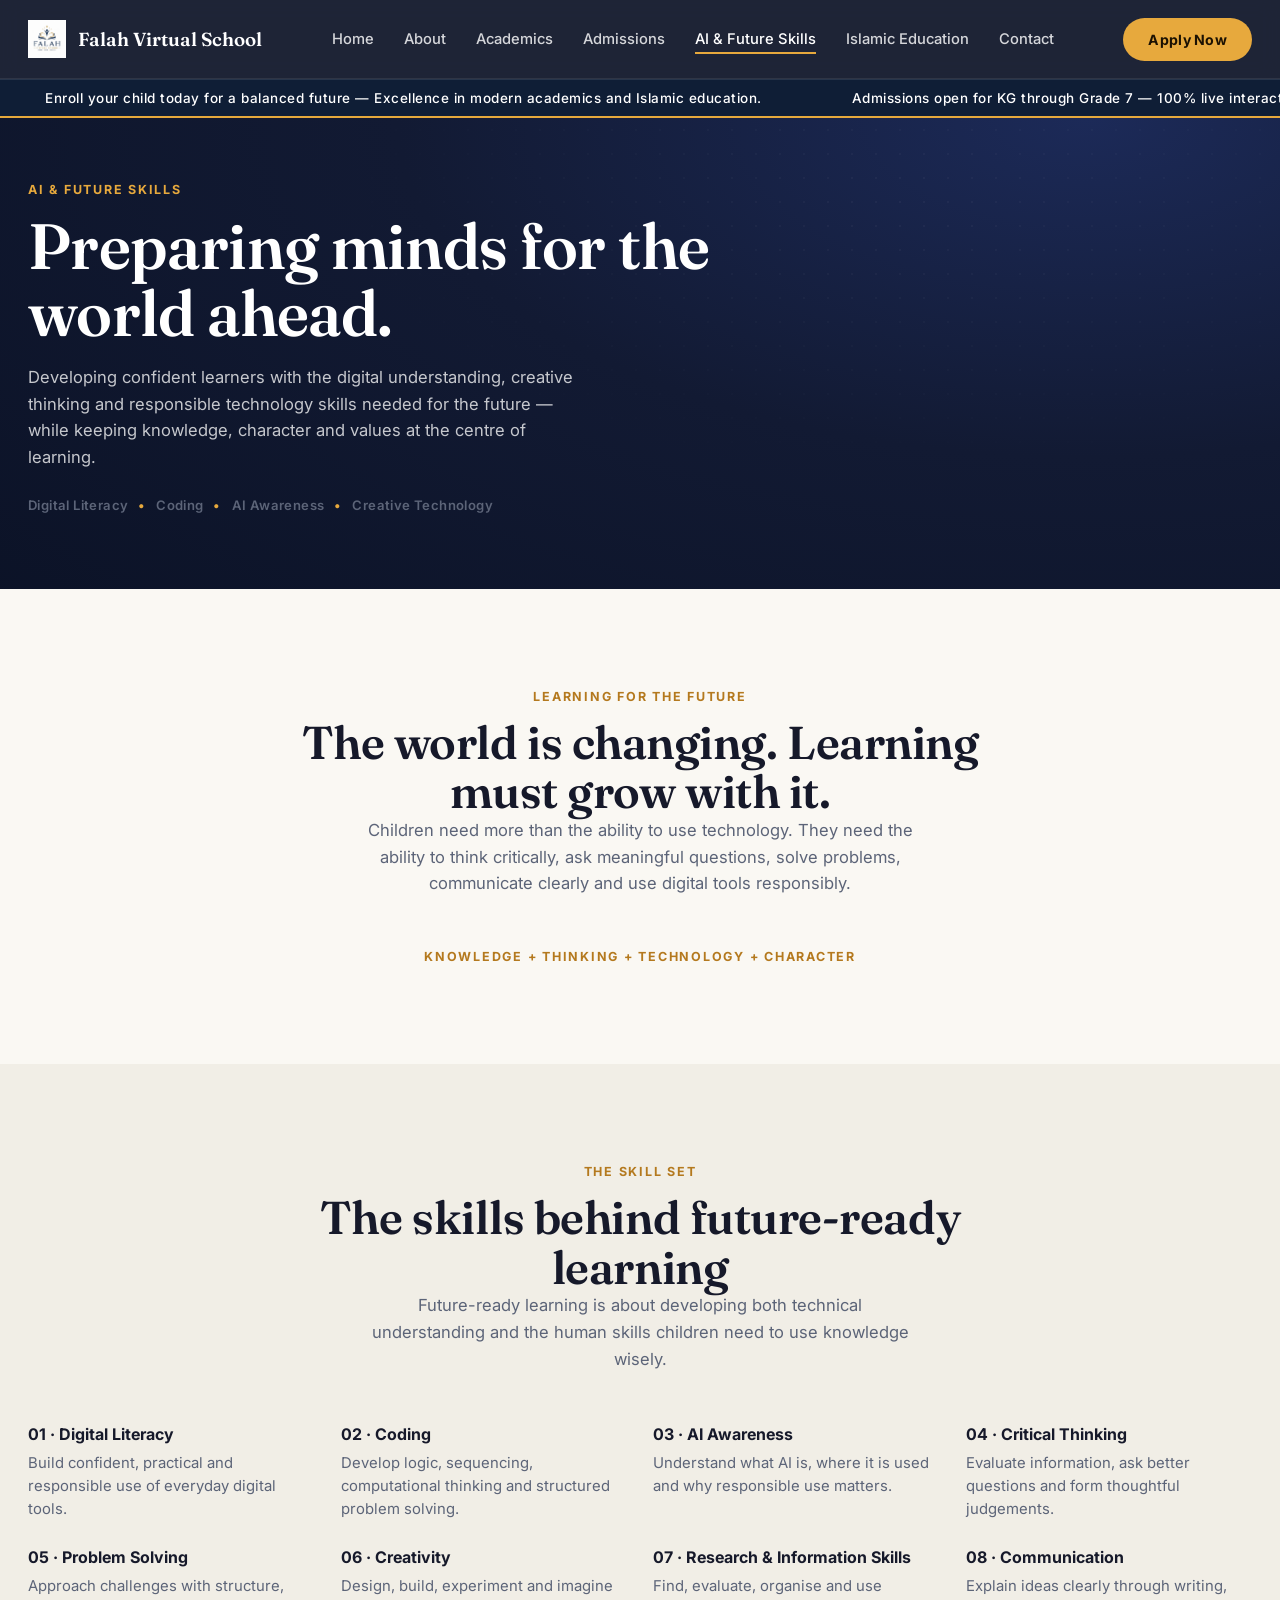
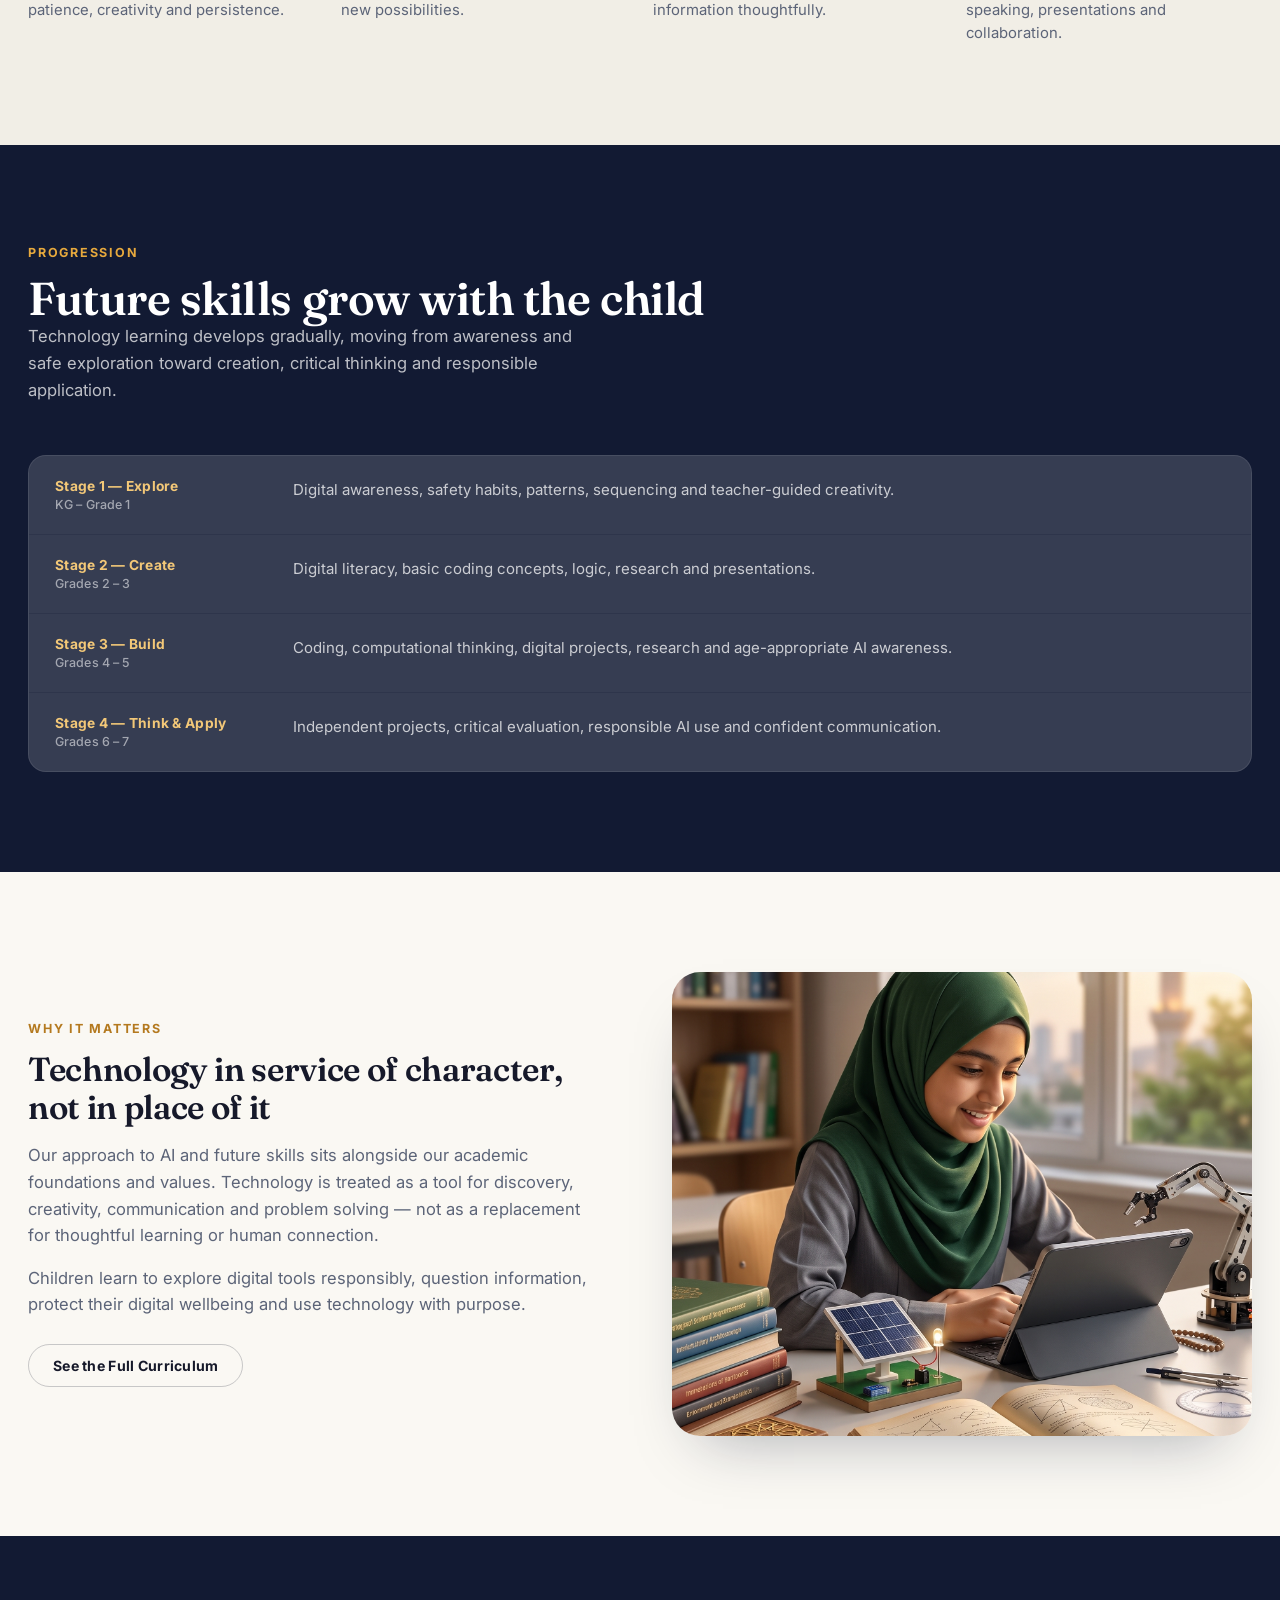
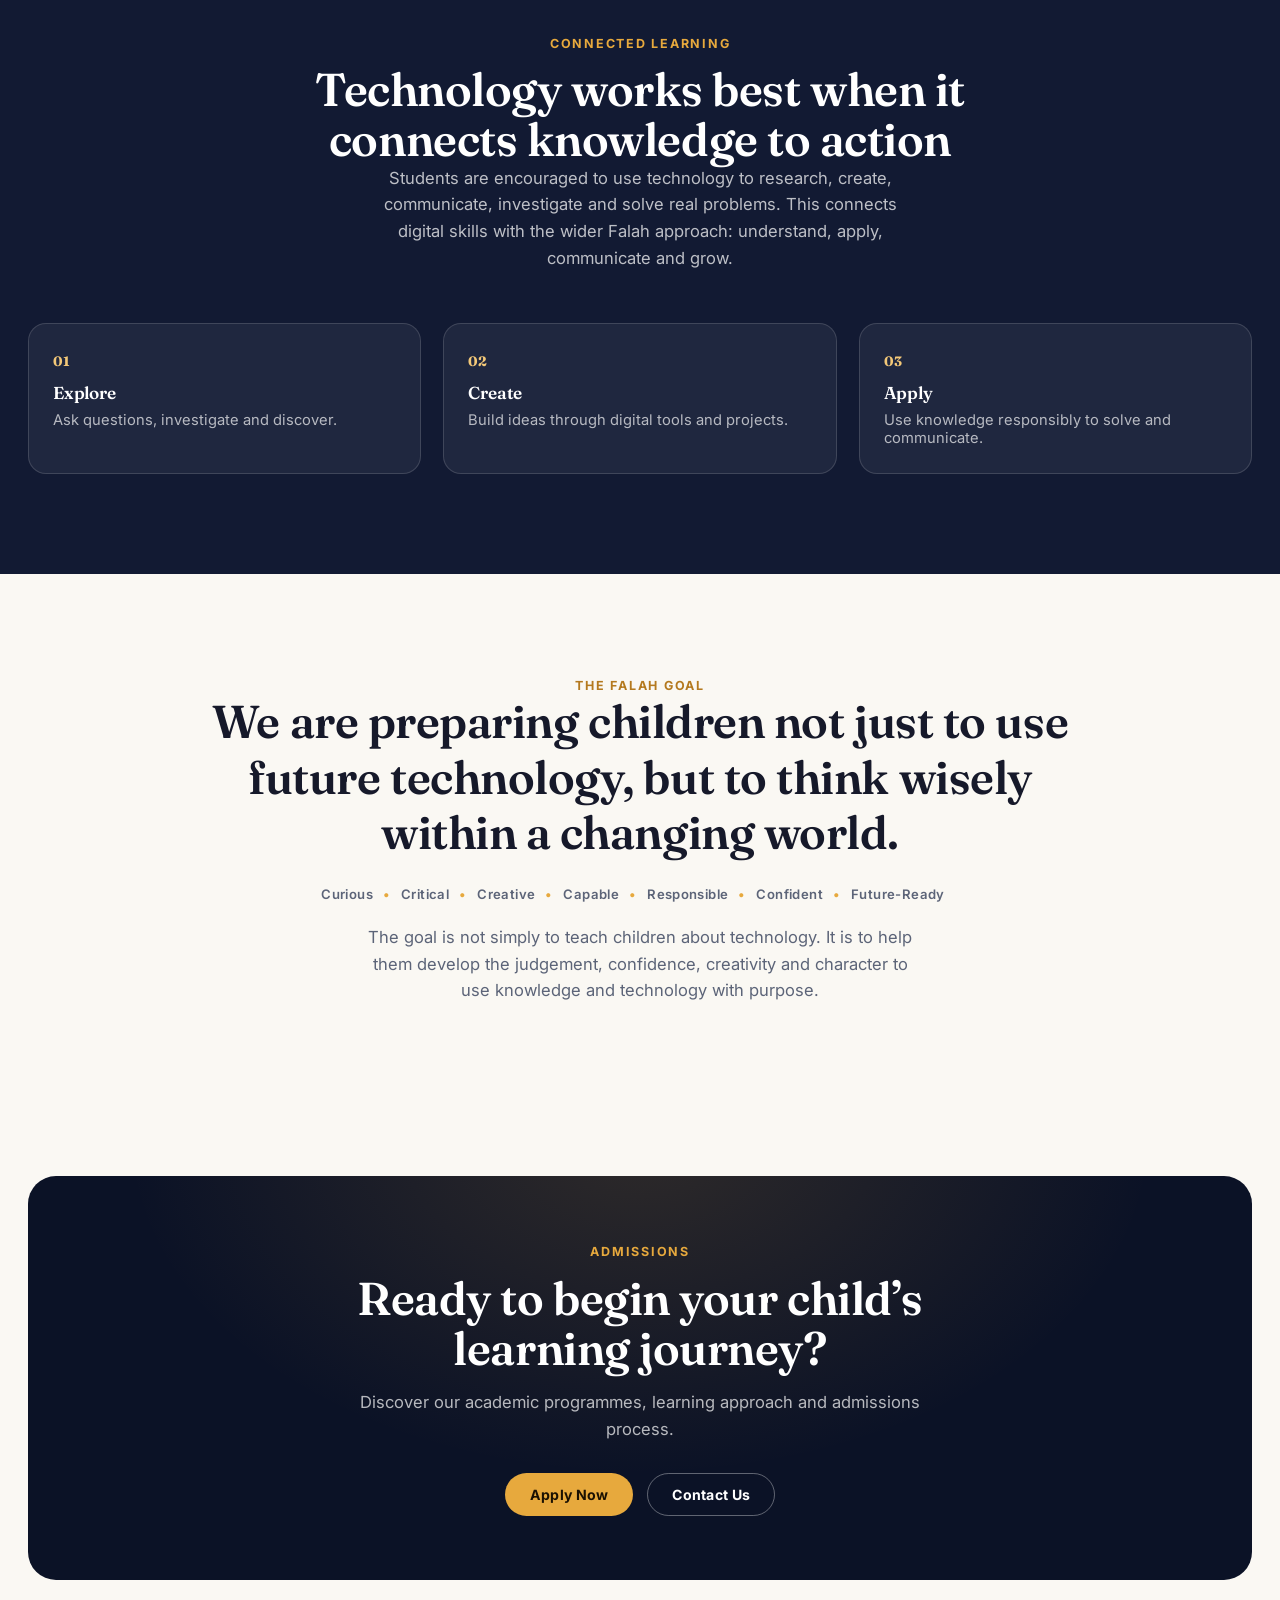
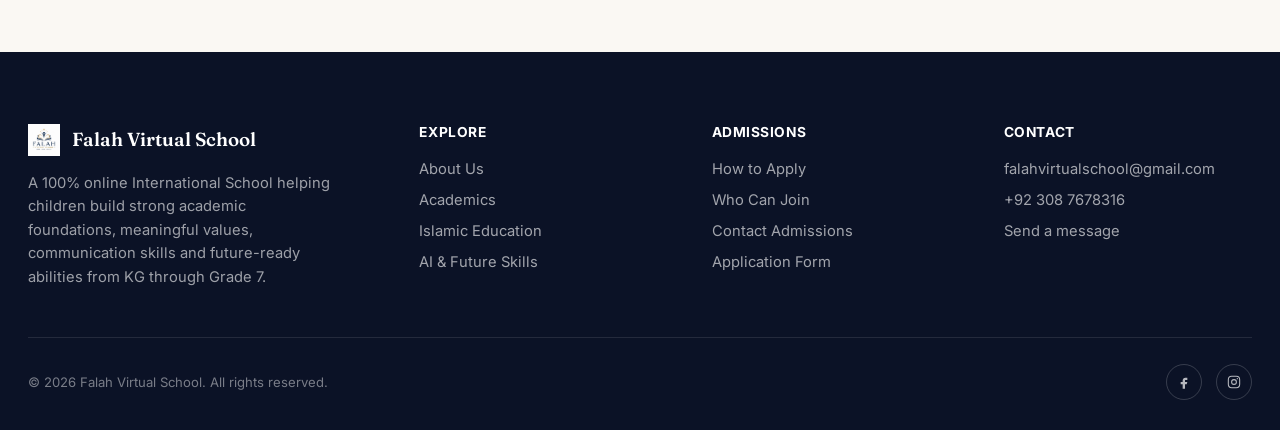
<file: ai-future-skills.html>
<!DOCTYPE html>
<html lang="en">
<head>
  <meta charset="UTF-8" />
  <meta name="viewport" content="width=device-width, initial-scale=1.0" />

  <title>AI &amp; Future Skills &mdash; Falah Virtual School</title>

  <meta
    name="description"
    content="Discover how Falah Virtual School develops digital literacy, coding, AI awareness, critical thinking, creativity and responsible technology skills from KG through Grade 7."
  />

  <link rel="preconnect" href="https://fonts.googleapis.com" />
  <link rel="preconnect" href="https://fonts.gstatic.com" crossorigin />

  <link
    href="https://fonts.googleapis.com/css2?family=Fraunces:opsz,wght@9..144,500;9..144,600;9..144,700&family=Inter:wght@400;500;600;700;800&display=swap"
    rel="stylesheet"
  />

  <link rel="stylesheet" href="css/style.css" />

  <style>
    @media (min-width: 992px) {
      .mobile-nav {
        display: none !important;
      }
    }

    .brand {
      display: flex;
      align-items: center;
      gap: 12px;
      text-decoration: none;
    }

    .brand img {
      height: 38px;
      width: auto;
      object-fit: contain;
    }

    .sub-header-ticker {
      background: #0f1e36;
      border-top: 1px solid rgba(255, 255, 255, 0.1);
      border-bottom: 2px solid #e5a93c;
      color: #ffffff;
      font-size: 13.5px;
      letter-spacing: 0.5px;
      font-weight: 500;
      padding: 10px 0;
      overflow: hidden;
      white-space: nowrap;
      width: 100%;
    }

    .ticker-track {
      width: max-content;
      overflow: hidden;
    }

    .ticker-content {
      display: flex;
      align-items: center;
      width: max-content;
      animation: tickerScroll 40s linear infinite;
      will-change: transform;
    }

    .ticker-content span {
      flex: 0 0 auto;
      margin: 0 45px;
    }

    @keyframes tickerScroll {
      from {
        transform: translateX(0);
      }

      to {
        transform: translateX(-50%);
      }
    }

    @media (prefers-reduced-motion: reduce) {
      .ticker-content {
        animation: none;
      }
    }
  </style>
</head>

<body>

  <a class="skip-link" href="#main">Skip to content</a>

  <!-- Header -->

  <header class="site-header">
    <div class="container">

      <a href="index.html" class="brand">
        <img
          src="assets/logo.jpg"
          alt="Falah Virtual School Logo"
        />
        <span class="brand-text">Falah Virtual School</span>
      </a>

      <nav class="main-nav" aria-label="Primary">

        <a href="index.html">
          Home
        </a>

        <a href="about.html">
          About
        </a>

        <a href="academics.html">
          Academics
        </a>

        <a href="admissions.html">
          Admissions
        </a>

        <a
          href="ai-future-skills.html"
          aria-current="page"
        >
          AI &amp; Future Skills
        </a>

        <a href="islamic-education.html">
          Islamic Education
        </a>

        <a href="contact.html">
          Contact
        </a>

      </nav>

      <div class="header-actions">

        <a
          href="admissions.html"
          class="btn btn-gold btn-apply-now"
        >
          <span class="btn-apply-label">
            Apply Now
          </span>
        </a>

        <button
          class="nav-toggle"
          aria-label="Open menu"
          aria-expanded="false"
          aria-controls="mobile-nav"
        >
          <span></span>
        </button>

      </div>

    </div>
  </header>


  <div class="sub-header-ticker">

    <div class="ticker-track">

      <div class="ticker-content">

        <span>
          Enroll your child today for a balanced future —
          Excellence in modern academics and Islamic education.
        </span>

        <span>
          Admissions open for KG through Grade 7 —
          100% live interactive online classes worldwide.
        </span>

        <span>
          Empowering young minds with academic excellence,
          Quranic understanding, technology and future-ready skills.
        </span>

        <span>
          Enroll your child today for a balanced future —
          Excellence in modern academics and Islamic education.
        </span>

        <span>
          Admissions open for KG through Grade 7 —
          100% live interactive online classes worldwide.
        </span>

        <span>
          Empowering young minds with academic excellence,
          Quranic understanding, technology and future-ready skills.
        </span>

      </div>

    </div>

  </div>


  <nav
    class="mobile-nav"
    id="mobile-nav"
    aria-label="Mobile"
  >

    <div class="container">

      <a href="index.html">
        Home
      </a>

      <a href="about.html">
        About
      </a>

      <a href="academics.html">
        Academics
      </a>

      <a href="admissions.html">
        Admissions
      </a>

      <a
        href="ai-future-skills.html"
        aria-current="page"
      >
        AI &amp; Future Skills
      </a>

      <a href="islamic-education.html">
        Islamic Education
      </a>

      <a href="contact.html">
        Contact
      </a>

      <a
        href="admissions.html"
        class="btn btn-gold btn-apply-now"
      >
        <span class="btn-apply-label">
          Apply Now
        </span>
      </a>

    </div>

  </nav>


  <!-- Main -->

  <main id="main">

    <section class="page-hero">

      <div class="container">

        <div class="page-hero-inner reveal">

          <span class="eyebrow">
            AI &amp; Future Skills
          </span>

          <h1 class="h-display">
            Preparing minds for the world ahead.
          </h1>

          <p class="lede">
            Developing confident learners with the digital understanding,
            creative thinking and responsible technology skills needed
            for the future &mdash; while keeping knowledge, character
            and values at the centre of learning.
          </p>

          <div class="tag-row">

            <span>
              Digital Literacy
            </span>

            <span>
              Coding
            </span>

            <span>
              AI Awareness
            </span>

            <span>
              Creative Technology
            </span>

          </div>

        </div>

      </div>

    </section>


    <section class="section">

      <div class="container">

        <div class="section-head center reveal">

          <span class="eyebrow on-light">
            Learning for the Future
          </span>

          <h2 class="h-xl">
            The world is changing. Learning must grow with it.
          </h2>

          <p
            class="lede"
            style="margin-inline:auto;"
          >
            Children need more than the ability to use technology.
            They need the ability to think critically, ask meaningful
            questions, solve problems, communicate clearly and use
            digital tools responsibly.
          </p>

        </div>

        <p
          class="eyebrow on-light reveal"
          style="
            text-align:center;
            display:block;
          "
        >
          Knowledge + Thinking + Technology + Character
        </p>

      </div>

    </section>


    <section class="section section-dim">

      <div class="container">

        <div class="section-head center reveal">

          <span class="eyebrow on-light">
            The Skill Set
          </span>

          <h2 class="h-xl">
            The skills behind future-ready learning
          </h2>

          <p
            class="lede"
            style="margin-inline:auto;"
          >
            Future-ready learning is about developing both technical
            understanding and the human skills children need to use
            knowledge wisely.
          </p>

        </div>


        <div class="feature-grid cols-4 reveal">

          <div class="feature-item">

            <h4>
              01 &middot; Digital Literacy
            </h4>

            <p>
              Build confident, practical and responsible use of
              everyday digital tools.
            </p>

          </div>


          <div class="feature-item">

            <h4>
              02 &middot; Coding
            </h4>

            <p>
              Develop logic, sequencing, computational thinking
              and structured problem solving.
            </p>

          </div>


          <div class="feature-item">

            <h4>
              03 &middot; AI Awareness
            </h4>

            <p>
              Understand what AI is, where it is used and why
              responsible use matters.
            </p>

          </div>


          <div class="feature-item">

            <h4>
              04 &middot; Critical Thinking
            </h4>

            <p>
              Evaluate information, ask better questions and
              form thoughtful judgements.
            </p>

          </div>


          <div class="feature-item">

            <h4>
              05 &middot; Problem Solving
            </h4>

            <p>
              Approach challenges with structure, patience,
              creativity and persistence.
            </p>

          </div>


          <div class="feature-item">

            <h4>
              06 &middot; Creativity
            </h4>

            <p>
              Design, build, experiment and imagine new
              possibilities.
            </p>

          </div>


          <div class="feature-item">

            <h4>
              07 &middot; Research &amp; Information Skills
            </h4>

            <p>
              Find, evaluate, organise and use information
              thoughtfully.
            </p>

          </div>


          <div class="feature-item">

            <h4>
              08 &middot; Communication
            </h4>

            <p>
              Explain ideas clearly through writing, speaking,
              presentations and collaboration.
            </p>

          </div>

        </div>

      </div>

    </section>


    <section class="section section-dark">

      <div class="container">

        <div class="section-head reveal">

          <span class="eyebrow">
            Progression
          </span>

          <h2 class="h-xl">
            Future skills grow with the child
          </h2>

          <p class="lede on-dark">
            Technology learning develops gradually, moving from
            awareness and safe exploration toward creation,
            critical thinking and responsible application.
          </p>

        </div>


        <div class="stage-list reveal">

          <div class="stage-row">

            <div class="stage-tag">
              Stage 1 &mdash; Explore
              <small>
                KG &ndash; Grade 1
              </small>
            </div>

            <p>
              Digital awareness, safety habits, patterns,
              sequencing and teacher-guided creativity.
            </p>

          </div>


          <div class="stage-row">

            <div class="stage-tag">
              Stage 2 &mdash; Create
              <small>
                Grades 2 &ndash; 3
              </small>
            </div>

            <p>
              Digital literacy, basic coding concepts,
              logic, research and presentations.
            </p>

          </div>


          <div class="stage-row">

            <div class="stage-tag">
              Stage 3 &mdash; Build
              <small>
                Grades 4 &ndash; 5
              </small>
            </div>

            <p>
              Coding, computational thinking, digital projects,
              research and age-appropriate AI awareness.
            </p>

          </div>


          <div class="stage-row">

            <div class="stage-tag">
              Stage 4 &mdash; Think &amp; Apply
              <small>
                Grades 6 &ndash; 7
              </small>
            </div>

            <p>
              Independent projects, critical evaluation,
              responsible AI use and confident communication.
            </p>

          </div>

        </div>

      </div>

    </section>


    <section class="section">

      <div class="container split reverse">

        <div class="split-copy reveal">

          <span class="eyebrow on-light">
            Why It Matters
          </span>

          <h2 class="h-lg">
            Technology in service of character, not in place of it
          </h2>

          <p class="lede">
            Our approach to AI and future skills sits alongside
            our academic foundations and values. Technology is
            treated as a tool for discovery, creativity, communication
            and problem solving &mdash; not as a replacement for
            thoughtful learning or human connection.
          </p>

          <p class="lede">
            Children learn to explore digital tools responsibly,
            question information, protect their digital wellbeing
            and use technology with purpose.
          </p>

          <a
            href="academics.html"
            class="btn btn-outline-light"
            style="margin-top:26px;"
          >
            See the Full Curriculum
          </a>

        </div>


        <div class="split-media reveal">

          <img
            src="assets/Tech Learning.jfif"
            alt="A student engaged in an interactive online lesson on her laptop"
            loading="lazy"
          />

        </div>

      </div>

    </section>


    <section class="section section-dark">

      <div class="container">

        <div class="section-head center reveal">

          <span class="eyebrow">
            Connected Learning
          </span>

          <h2 class="h-xl">
            Technology works best when it connects knowledge to action
          </h2>

          <p
            class="lede on-dark"
            style="margin-inline:auto;"
          >
            Students are encouraged to use technology to research,
            create, communicate, investigate and solve real problems.
            This connects digital skills with the wider Falah approach:
            understand, apply, communicate and grow.
          </p>

        </div>


        <div class="steps-grid reveal">

          <div class="step-card">

            <span class="pillar-num">
              01
            </span>

            <h3>
              Explore
            </h3>

            <p>
              Ask questions, investigate and discover.
            </p>

          </div>


          <div class="step-card">

            <span class="pillar-num">
              02
            </span>

            <h3>
              Create
            </h3>

            <p>
              Build ideas through digital tools and projects.
            </p>

          </div>


          <div class="step-card">

            <span class="pillar-num">
              03
            </span>

            <h3>
              Apply
            </h3>

            <p>
              Use knowledge responsibly to solve and communicate.
            </p>

          </div>

        </div>

      </div>

    </section>


    <section class="section">

      <div class="container">

        <div class="statement reveal">

          <span class="eyebrow on-light">
            The Falah Goal
          </span>

          <h2 class="h-xl">
            We are preparing children not just to use future technology,
            but to think wisely within a changing world.
          </h2>

          <div class="traits-band">

            <div class="tag-row">

              <span>
                Curious
              </span>

              <span>
                Critical
              </span>

              <span>
                Creative
              </span>

              <span>
                Capable
              </span>

              <span>
                Responsible
              </span>

              <span>
                Confident
              </span>

              <span>
                Future-Ready
              </span>

            </div>

          </div>


          <p
            class="lede"
            style="
              margin-inline:auto;
              margin-top:22px;
            "
          >
            The goal is not simply to teach children about technology.
            It is to help them develop the judgement, confidence,
            creativity and character to use knowledge and technology
            with purpose.
          </p>

        </div>

      </div>

    </section>


    <section class="section-tight">

      <div class="container">

        <div class="cta-band reveal">

          <span class="eyebrow">
            Admissions
          </span>

          <h2
            class="h-xl"
            style="margin-top:14px;"
          >
            Ready to begin your child&rsquo;s learning journey?
          </h2>

          <p class="lede">
            Discover our academic programmes,
            learning approach and admissions process.
          </p>

          <div class="cta-band-actions">

            <a
              href="admissions.html"
              class="btn btn-gold btn-apply-now"
            >
              <span class="btn-apply-label">
                Apply Now
              </span>
            </a>

            <a
              href="contact.html"
              class="btn btn-outline-dark"
            >
              Contact Us
            </a>

          </div>

        </div>

      </div>

    </section>

  </main>


  <!-- FOOTER -->

  <footer class="site-footer">

    <div class="container">

      <div class="footer-grid">

        <div class="footer-brand">

          <a
            href="index.html"
            class="brand"
          >

            <img
              src="assets/logo.jpg"
              alt="Falah Virtual School Logo"
              style="height: 32px;"
            />

            <span class="brand-text">
              Falah Virtual School
            </span>

          </a>


          <p>
            A 100% online International School helping children
            build strong academic foundations, meaningful values,
            communication skills and future-ready abilities from
            KG through Grade 7.
          </p>

        </div>


        <div class="footer-col">

          <h4>
            Explore
          </h4>

          <ul>

            <li>
              <a href="about.html">
                About Us
              </a>
            </li>

            <li>
              <a href="academics.html">
                Academics
              </a>
            </li>

            <li>
              <a href="islamic-education.html">
                Islamic Education
              </a>
            </li>

            <li>
              <a href="ai-future-skills.html">
                AI &amp; Future Skills
              </a>
            </li>

          </ul>

        </div>


        <div class="footer-col">

          <h4>
            Admissions
          </h4>

          <ul>

            <li>
              <a href="admissions.html">
                How to Apply
              </a>
            </li>

            <li>
              <a href="admissions.html#who-can-join">
                Who Can Join
              </a>
            </li>

            <li>
              <a href="contact.html">
                Contact Admissions
              </a>
            </li>

            <li>
              <a href="admissions.html#apply-form">
                Application Form
              </a>
            </li>

          </ul>

        </div>


        <div class="footer-col">

          <h4>
            Contact
          </h4>

          <ul>

            <li>
              <a href="mailto:falahvirtualschool@gmail.com">
                falahvirtualschool@gmail.com
              </a>
            </li>

            <li>
              <a href="tel:+923087678316">
                +92 308 7678316
              </a>
            </li>

            <li>
              <a href="contact.html#contact-information">
                Send a message
              </a>
            </li>

          </ul>

        </div>

      </div>


      <div class="footer-bottom">

        <p>
          &copy;
          <span id="year"></span>
          Falah Virtual School. All rights reserved.
        </p>


        <div
          class="footer-social"
          aria-label="Social media"
        >

          <a
            href="https://www.facebook.com/profile.php?id=61593588023931"
            aria-label="Facebook"
          >

            <svg
              width="16"
              height="16"
              viewBox="0 0 24 24"
              fill="none"
              aria-hidden="true"
            >

              <path
                d="M14 9h3V5.5h-3c-2.2 0-4 1.8-4 4V12H7v3.5h3V22h3.5v-6.5H16l1-3.5h-3.5v-2.4c0-.6.4-1.1 1-1.1Z"
                fill="currentColor"
              />

            </svg>

          </a>


          <a
            href="https://www.instagram.com/falahvirtual.school?igsi=MTc0dnRrMjh0ZTAwMg=="
            aria-label="Instagram"
          >

            <svg
              width="16"
              height="16"
              viewBox="0 0 24 24"
              fill="none"
              aria-hidden="true"
            >

              <rect
                x="3.5"
                y="3.5"
                width="17"
                height="17"
                rx="5"
                stroke="currentColor"
                stroke-width="1.6"
              />

              <circle
                cx="12"
                cy="12"
                r="3.6"
                stroke="currentColor"
                stroke-width="1.6"
              />

              <circle
                cx="17"
                cy="7"
                r="1"
                fill="currentColor"
              />

            </svg>

          </a>

        </div>

      </div>

    </div>

  </footer>


  <script>
    document.getElementById("year").textContent =
      new Date().getFullYear();
  </script>

  <script src="js/main.js"></script>

</body>
</html>
</file>
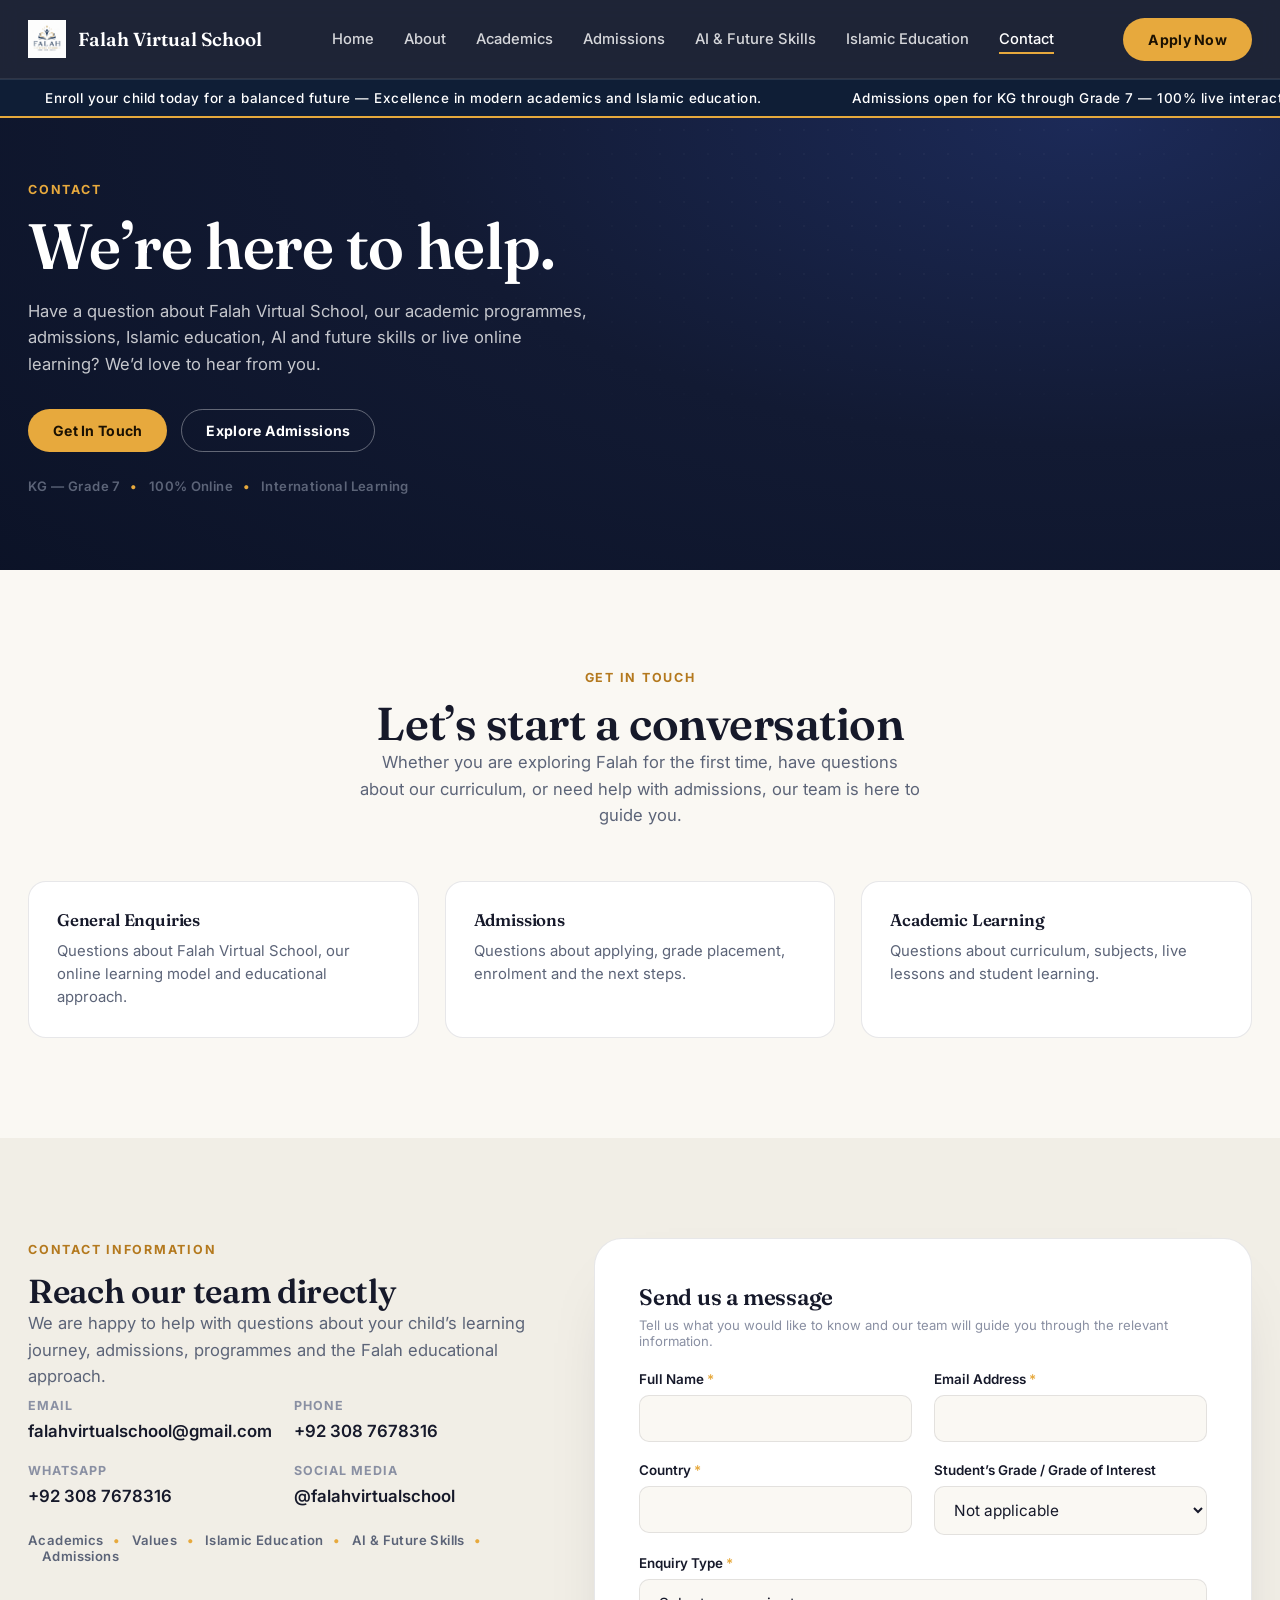
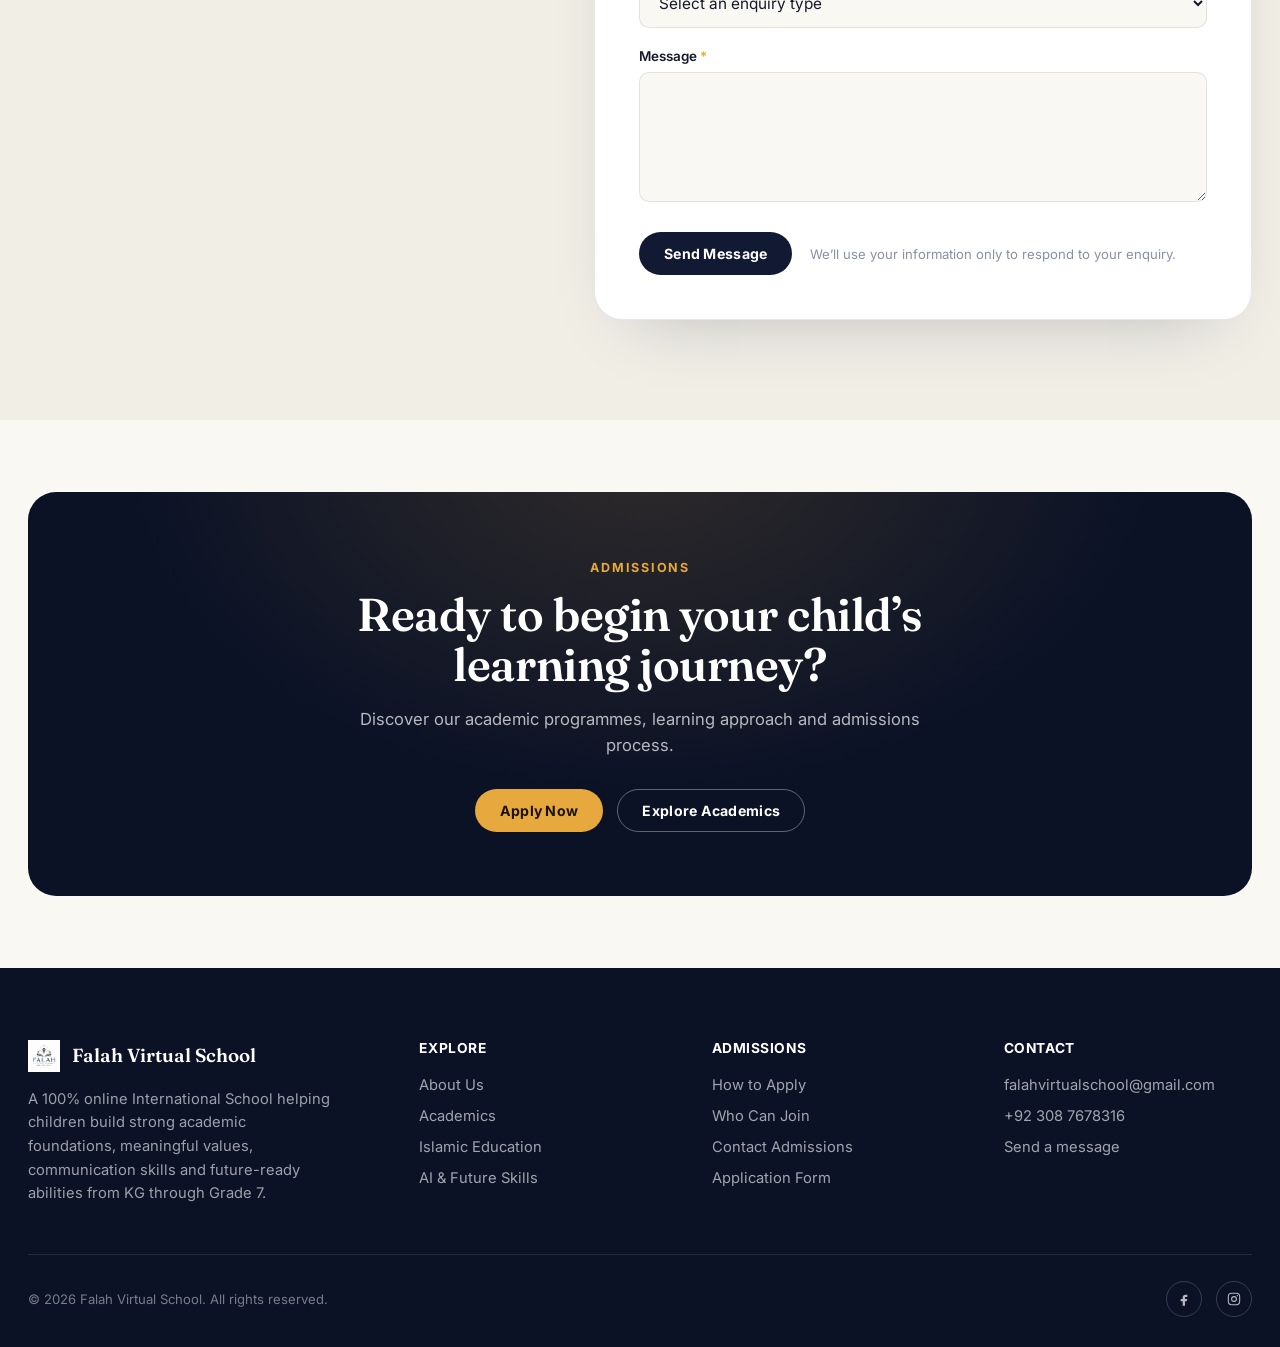
<file: contact.html>
<!DOCTYPE html>
<html lang="en">
<head>
  <meta charset="UTF-8" />
  <meta name="viewport" content="width=device-width, initial-scale=1.0" />

  <title>Contact Us &mdash; Falah Virtual School</title>

  <meta
    name="description"
    content="Contact Falah Virtual School for questions about our academic programmes, admissions, Islamic education, AI and future skills, and live online learning."
  />

  <link rel="preconnect" href="https://fonts.googleapis.com" />
  <link rel="preconnect" href="https://fonts.gstatic.com" crossorigin />

  <link
    href="https://fonts.googleapis.com/css2?family=Fraunces:opsz,wght@9..144,500;9..144,600;9..144,700&family=Inter:wght@400;500;600;700;800&display=swap"
    rel="stylesheet"
  />

  <link rel="stylesheet" href="css/style.css" />

  <style>
    @media (min-width: 992px) {
      .mobile-nav {
        display: none !important;
      }
    }

    .brand {
      display: flex;
      align-items: center;
      gap: 12px;
      text-decoration: none;
    }

    .brand img {
      height: 38px;
      width: auto;
      object-fit: contain;
    }

    .sub-header-ticker {
      background: #0f1e36;
      border-top: 1px solid rgba(255, 255, 255, 0.1);
      border-bottom: 2px solid #e5a93c;
      color: #ffffff;
      font-size: 13.5px;
      letter-spacing: 0.5px;
      font-weight: 500;
      padding: 10px 0;
      overflow: hidden;
      white-space: nowrap;
      width: 100%;
    }

    .ticker-track {
      width: max-content;
      overflow: hidden;
    }

    .ticker-content {
      display: flex;
      align-items: center;
      width: max-content;
      animation: tickerScroll 40s linear infinite;
      will-change: transform;
    }

    .ticker-content span {
      flex: 0 0 auto;
      margin: 0 45px;
    }

    @keyframes tickerScroll {
      from {
        transform: translateX(0);
      }

      to {
        transform: translateX(-50%);
      }
    }

    @media (prefers-reduced-motion: reduce) {
      .ticker-content {
        animation: none;
      }
    }
  </style>
</head>

<body>

  <a class="skip-link" href="#main">Skip to content</a>

  <!-- Header -->

  <header class="site-header">
    <div class="container">

      <a href="index.html" class="brand">
        <img
          src="assets/logo.jpg"
          alt="Falah Virtual School Logo"
        />
        <span class="brand-text">
          Falah Virtual School
        </span>
      </a>

      <nav class="main-nav" aria-label="Primary">

        <a href="index.html">
          Home
        </a>

        <a href="about.html">
          About
        </a>

        <a href="academics.html">
          Academics
        </a>

        <a href="admissions.html">
          Admissions
        </a>

        <a href="ai-future-skills.html">
          AI &amp; Future Skills
        </a>

        <a href="islamic-education.html">
          Islamic Education
        </a>

        <a
          href="contact.html"
          aria-current="page"
        >
          Contact
        </a>

      </nav>

      <div class="header-actions">

        <a
          href="admissions.html"
          class="btn btn-gold btn-apply-now"
        >
          <span class="btn-apply-label">
            Apply Now
          </span>
        </a>

        <button
          class="nav-toggle"
          aria-label="Open menu"
          aria-expanded="false"
          aria-controls="mobile-nav"
        >
          <span></span>
        </button>

      </div>

    </div>
  </header>


  <div class="sub-header-ticker">

    <div class="ticker-track">

      <div class="ticker-content">

        <span>
          Enroll your child today for a balanced future —
          Excellence in modern academics and Islamic education.
        </span>

        <span>
          Admissions open for KG through Grade 7 —
          100% live interactive online classes worldwide.
        </span>

        <span>
          Empowering young minds with academic excellence,
          Quranic understanding, technology and future-ready skills.
        </span>

        <span>
          Enroll your child today for a balanced future —
          Excellence in modern academics and Islamic education.
        </span>

        <span>
          Admissions open for KG through Grade 7 —
          100% live interactive online classes worldwide.
        </span>

        <span>
          Empowering young minds with academic excellence,
          Quranic understanding, technology and future-ready skills.
        </span>

      </div>

    </div>

  </div>


  <nav
    class="mobile-nav"
    id="mobile-nav"
    aria-label="Mobile"
  >

    <div class="container">

      <a href="index.html">
        Home
      </a>

      <a href="about.html">
        About
      </a>

      <a href="academics.html">
        Academics
      </a>

      <a href="admissions.html">
        Admissions
      </a>

      <a href="ai-future-skills.html">
        AI &amp; Future Skills
      </a>

      <a href="islamic-education.html">
        Islamic Education
      </a>

      <a
        href="contact.html"
        aria-current="page"
      >
        Contact
      </a>

      <a
        href="admissions.html"
        class="btn btn-gold btn-apply-now"
      >
        <span class="btn-apply-label">
          Apply Now
        </span>
      </a>

    </div>

  </nav>


  <!-- Main -->

  <main id="main">

    <section class="page-hero">

      <div class="container">

        <div class="page-hero-inner reveal">

          <span class="eyebrow">
            Contact
          </span>

          <h1 class="h-display">
            We&rsquo;re here to help.
          </h1>

          <p class="lede">
            Have a question about Falah Virtual School, our academic
            programmes, admissions, Islamic education, AI and future
            skills or live online learning? We&rsquo;d love to hear from you.
          </p>

          <div class="hero-cta">

            <a
              href="#contact-information"
              class="btn btn-gold"
            >
              Get In Touch
            </a>

            <a
              href="admissions.html"
              class="btn btn-outline-dark"
            >
              Explore Admissions
            </a>

          </div>

          <div class="tag-row">

            <span>
              KG &mdash; Grade 7
            </span>

            <span>
              100% Online
            </span>

            <span>
              International Learning
            </span>

          </div>

        </div>

      </div>

    </section>


    <section class="section">

      <div class="container">

        <div class="section-head center reveal">

          <span class="eyebrow on-light">
            Get In Touch
          </span>

          <h2 class="h-xl">
            Let&rsquo;s start a conversation
          </h2>

          <p
            class="lede"
            style="margin-inline:auto;"
          >
            Whether you are exploring Falah for the first time,
            have questions about our curriculum, or need help with
            admissions, our team is here to guide you.
          </p>

        </div>


        <div class="info-grid reveal">

          <div class="info-card">

            <h3>
              General Enquiries
            </h3>

            <p>
              Questions about Falah Virtual School, our online
              learning model and educational approach.
            </p>

          </div>


          <div class="info-card">

            <h3>
              Admissions
            </h3>

            <p>
              Questions about applying, grade placement,
              enrolment and the next steps.
            </p>

          </div>


          <div class="info-card">

            <h3>
              Academic Learning
            </h3>

            <p>
              Questions about curriculum, subjects,
              live lessons and student learning.
            </p>

          </div>

        </div>

      </div>

    </section>


    <section
      class="section section-dim"
      id="contact-information"
    >

      <div class="container">

        <div
          class="split"
          style="align-items:flex-start;"
        >

          <div class="reveal">

            <span class="eyebrow on-light">
              Contact Information
            </span>

            <h2
              class="h-lg"
              style="margin-top:14px;"
            >
              Reach our team directly
            </h2>

            <p class="lede">
              We are happy to help with questions about your child&rsquo;s
              learning journey, admissions, programmes and the Falah
              educational approach.
            </p>


            <dl class="contact-details">

              <div class="contact-detail">

                <dt>
                  Email
                </dt>

                <dd>
                  <a
                    href="mailto:falahvirtualschool@gmail.com"
                  >
                    falahvirtualschool@gmail.com
                  </a>
                </dd>

              </div>


              <div class="contact-detail">

                <dt>
                  Phone
                </dt>

                <dd>
                  <a
                    href="tel:+923087678316"
                  >
                    +92 308 7678316
                  </a>
                </dd>

              </div>


              <div class="contact-detail">

                <dt>
                  WhatsApp
                </dt>

                <dd>

                  <a
                    href="https://wa.me/923087678316"
                    target="_blank"
                    rel="noopener"
                  >
                    +92 308 7678316
                  </a>

                </dd>

              </div>


              <div class="contact-detail">

                <dt>
                  Social Media
                </dt>

                <dd>

                  <a
                    href="https://www.facebook.com/profile.php?id=61593588023931"
                    target="_blank"
                    rel="noopener"
                  >
                    @falahvirtualschool
                  </a>

                </dd>

              </div>

            </dl>


            <div class="traits-band reveal">

              <div class="tag-row">

                <span>
                  Academics
                </span>

                <span>
                  Values
                </span>

                <span>
                  Islamic Education
                </span>

                <span>
                  AI &amp; Future Skills
                </span>

                <span>
                  Admissions
                </span>

              </div>

            </div>

          </div>


          <div class="reveal">

            <form
              id="contact-form"
              class="form-panel"
              novalidate
              action="https://formsubmit.co/falahvirtualschool@gmail.com"
              method="POST"
              data-success-message="Thank you for contacting Falah Virtual School. We have received your message and will get back to you as soon as possible."
            >

              <h2
                class="h-md"
                style="margin-bottom:6px;"
              >
                Send us a message
              </h2>

              <p
                class="form-note"
                style="margin-bottom:22px;"
              >
                Tell us what you would like to know and our team
                will guide you through the relevant information.
              </p>


              <input
                type="hidden"
                name="_subject"
                value="New Query &mdash; Falah Virtual School Website"
              />

              <input
                type="hidden"
                name="form_type"
                value="Contact Enquiry"
              />

              <input
                type="hidden"
                name="_next"
                value=""
                data-next-field
              />

              <input
                type="hidden"
                name="_captcha"
                value="false"
              />

              <div class="honeypot">

                <label>
                  Leave this field empty

                  <input
                    type="text"
                    name="_honey"
                    tabindex="-1"
                    autocomplete="off"
                  />

                </label>

              </div>


              <div class="form-grid">

                <div
                  class="field"
                  data-field
                >

                  <label for="c-name">
                    Full Name
                    <span class="required">*</span>
                  </label>

                  <input
                    type="text"
                    id="c-name"
                    name="Full Name"
                    required
                    autocomplete="name"
                  />

                  <small class="error-text"></small>

                </div>


                <div
                  class="field"
                  data-field
                >

                  <label for="c-email">
                    Email Address
                    <span class="required">*</span>
                  </label>

                  <input
                    type="email"
                    id="c-email"
                    name="Email Address"
                    required
                    autocomplete="email"
                  />

                  <small class="error-text"></small>

                </div>


                <div
                  class="field"
                  data-field
                >

                  <label for="c-country">
                    Country
                    <span class="required">*</span>
                  </label>

                  <input
                    type="text"
                    id="c-country"
                    name="Country"
                    required
                    autocomplete="country-name"
                  />

                  <small class="error-text"></small>

                </div>


                <div
                  class="field"
                  data-field
                >

                  <label for="c-grade">
                    Student&rsquo;s Grade / Grade of Interest
                  </label>

                  <select
                    id="c-grade"
                    name="Grade of Interest"
                  >

                    <option value="">
                      Not applicable
                    </option>

                    <option>
                      KG
                    </option>

                    <option>
                      Grade 1
                    </option>

                    <option>
                      Grade 2
                    </option>

                    <option>
                      Grade 3
                    </option>

                    <option>
                      Grade 4
                    </option>

                    <option>
                      Grade 5
                    </option>

                    <option>
                      Grade 6
                    </option>

                    <option>
                      Grade 7
                    </option>

                  </select>

                  <small class="error-text"></small>

                </div>


                <div
                  class="field full"
                  data-field
                >

                  <label for="c-type">
                    Enquiry Type
                    <span class="required">*</span>
                  </label>

                  <select
                    id="c-type"
                    name="Enquiry Type"
                    required
                  >

                    <option value="">
                      Select an enquiry type
                    </option>

                    <option>
                      General Enquiry
                    </option>

                    <option>
                      Admissions
                    </option>

                    <option>
                      Academics
                    </option>

                    <option>
                      Islamic Education
                    </option>

                    <option>
                      AI &amp; Future Skills
                    </option>

                    <option>
                      Technical Support
                    </option>

                    <option>
                      Other
                    </option>

                  </select>

                  <small class="error-text"></small>

                </div>


                <div
                  class="field full"
                  data-field
                >

                  <label for="c-message">
                    Message
                    <span class="required">*</span>
                  </label>

                  <textarea
                    id="c-message"
                    name="Message"
                    required
                  ></textarea>

                  <small class="error-text"></small>

                </div>

              </div>


              <div class="form-footer">

                <button
                  type="submit"
                  class="btn btn-navy"
                  data-submit
                >

                  <span class="btn-label">
                    Send Message
                  </span>

                </button>

                <span class="form-note">
                  We&rsquo;ll use your information only to respond
                  to your enquiry.
                </span>

              </div>


              <div
                class="form-status"
                role="status"
                aria-live="polite"
              ></div>

            </form>

          </div>

        </div>

      </div>

    </section>



    <section class="section-tight">

      <div class="container">

        <div class="cta-band reveal">

          <span class="eyebrow">
            Admissions
          </span>

          <h2
            class="h-xl"
            style="margin-top:14px;"
          >
            Ready to begin your child&rsquo;s learning journey?
          </h2>

          <p class="lede">
            Discover our academic programmes,
            learning approach and admissions process.
          </p>

          <div class="cta-band-actions">

            <a
              href="admissions.html"
              class="btn btn-gold btn-apply-now"
            >
              <span class="btn-apply-label">
                Apply Now
              </span>
            </a>

            <a
              href="academics.html"
              class="btn btn-outline-dark"
            >
              Explore Academics
            </a>

          </div>

        </div>

      </div>

    </section>

  </main>


  <!-- FOOTER -->

  <footer class="site-footer">

    <div class="container">

      <div class="footer-grid">

        <div class="footer-brand">

          <a
            href="index.html"
            class="brand"
          >

            <img
              src="assets/logo.jpg"
              alt="Falah Virtual School Logo"
              style="height: 32px;"
            />

            <span class="brand-text">
              Falah Virtual School
            </span>

          </a>


          <p>
            A 100% online International School helping children
            build strong academic foundations, meaningful values,
            communication skills and future-ready abilities from
            KG through Grade 7.
          </p>

        </div>


        <div class="footer-col">

          <h4>
            Explore
          </h4>

          <ul>

            <li>
              <a href="about.html">
                About Us
              </a>
            </li>

            <li>
              <a href="academics.html">
                Academics
              </a>
            </li>

            <li>
              <a href="islamic-education.html">
                Islamic Education
              </a>
            </li>

            <li>
              <a href="ai-future-skills.html">
                AI &amp; Future Skills
              </a>
            </li>

          </ul>

        </div>


        <div class="footer-col">

          <h4>
            Admissions
          </h4>

          <ul>

            <li>
              <a href="admissions.html">
                How to Apply
              </a>
            </li>

            <li>
              <a href="admissions.html#who-can-join">
                Who Can Join
              </a>
            </li>

            <li>
              <a href="contact.html#contact-information">
                Contact Admissions
              </a>
            </li>

            <li>
              <a href="admissions.html#apply-form">
                Application Form
              </a>
            </li>

          </ul>

        </div>


        <div class="footer-col">

          <h4>
            Contact
          </h4>

          <ul>

            <li>
              <a href="mailto:falahvirtualschool@gmail.com">
                falahvirtualschool@gmail.com
              </a>
            </li>

            <li>
              <a href="tel:+923087678316">
                +92 308 7678316
              </a>
            </li>

            <li>
              <a href="contact.html#contact-information">
                Send a message
              </a>
            </li>

          </ul>

        </div>

      </div>


      <div class="footer-bottom">

        <p>
          &copy;
          <span id="year"></span>
          Falah Virtual School. All rights reserved.
        </p>


        <div
          class="footer-social"
          aria-label="Social media"
        >

          <a
            href="https://www.facebook.com/profile.php?id=61593588023931"
            aria-label="Facebook"
          >

            <svg
              width="16"
              height="16"
              viewBox="0 0 24 24"
              fill="none"
              aria-hidden="true"
            >

              <path
                d="M14 9h3V5.5h-3c-2.2 0-4 1.8-4 4V12H7v3.5h3V22h3.5v-6.5H16l1-3.5h-3.5v-2.4c0-.6.4-1.1 1-1.1Z"
                fill="currentColor"
              />

            </svg>

          </a>


          <a
            href="https://www.instagram.com/falahvirtual.school?igsi=MTc0dnRrMjh0ZTAwMg=="
            aria-label="Instagram"
          >

            <svg
              width="16"
              height="16"
              viewBox="0 0 24 24"
              fill="none"
              aria-hidden="true"
            >

              <rect
                x="3.5"
                y="3.5"
                width="17"
                height="17"
                rx="5"
                stroke="currentColor"
                stroke-width="1.6"
              />

              <circle
                cx="12"
                cy="12"
                r="3.6"
                stroke="currentColor"
                stroke-width="1.6"
              />

              <circle
                cx="17"
                cy="7"
                r="1"
                fill="currentColor"
              />

            </svg>

          </a>

        </div>

      </div>

    </div>

  </footer>


  <script>
    document.getElementById("year").textContent =
      new Date().getFullYear();
  </script>

  <script src="js/main.js"></script>

</body>
</html>
</file>
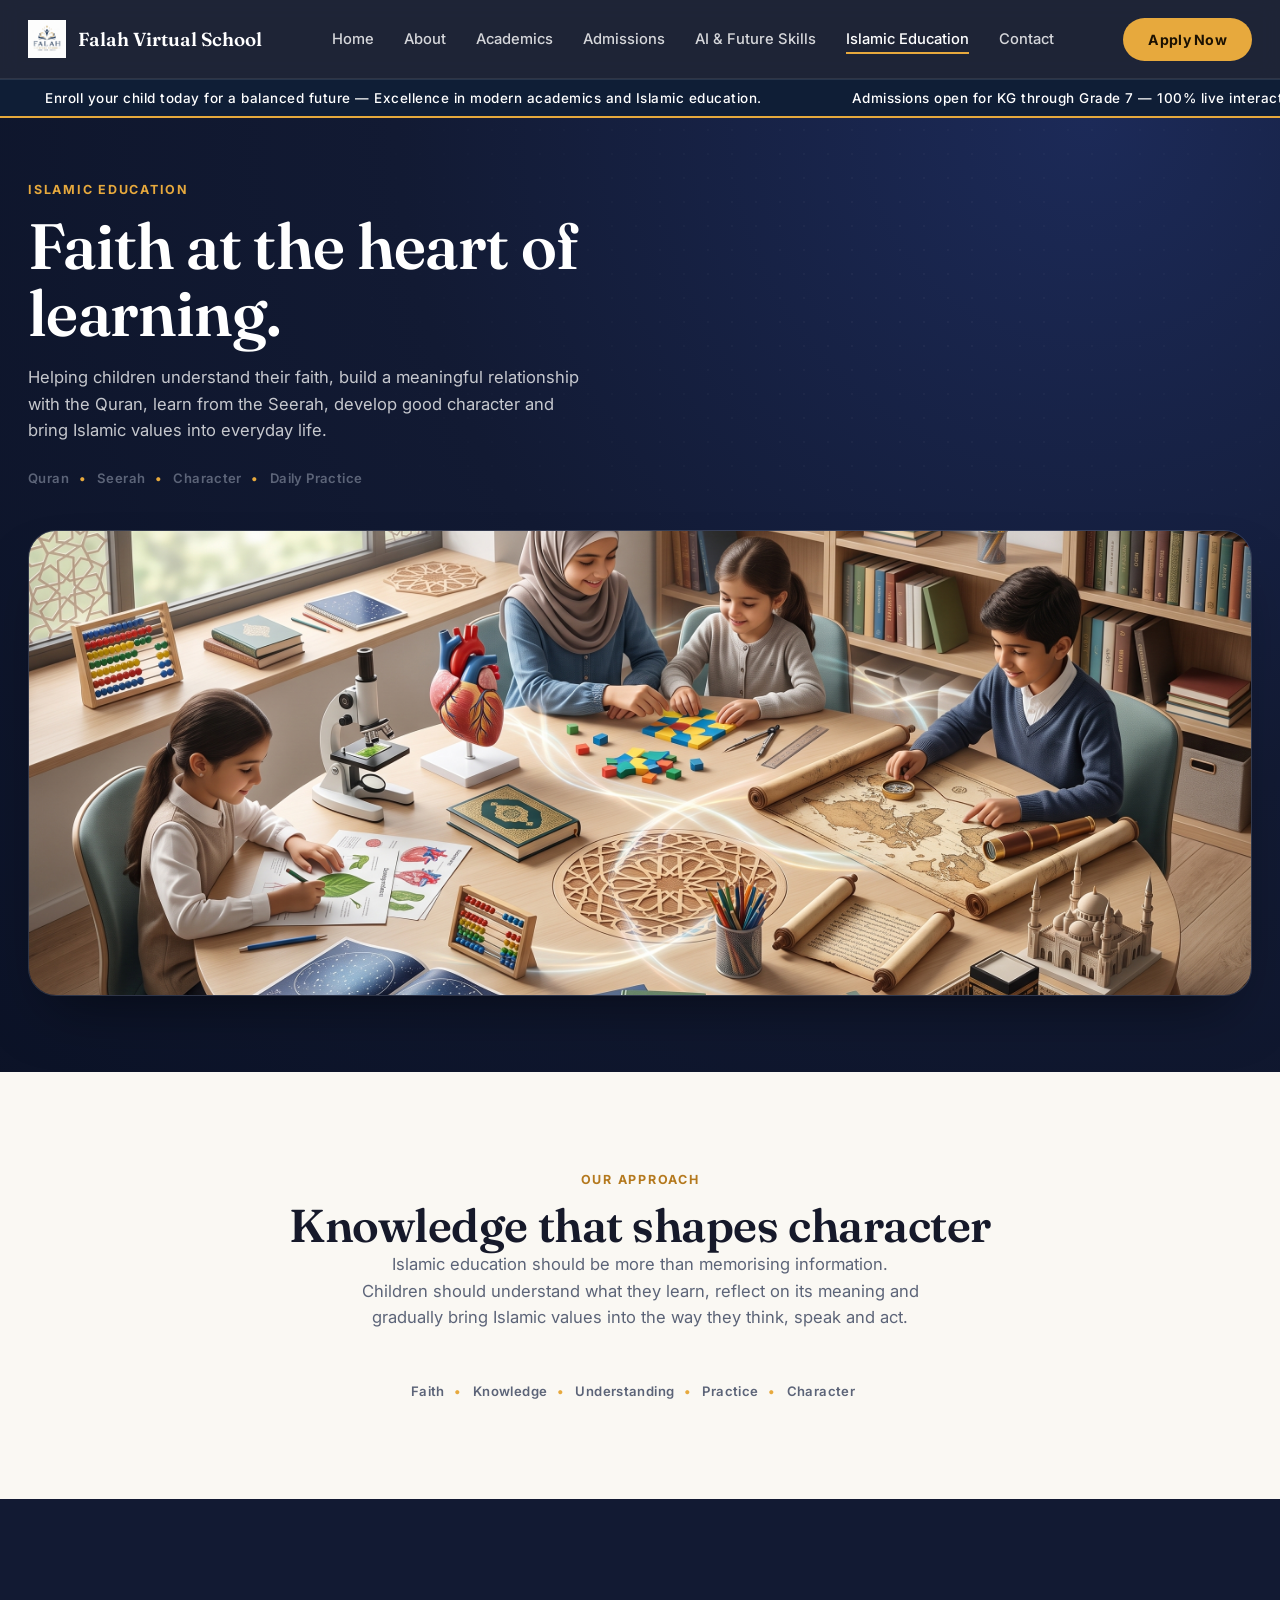
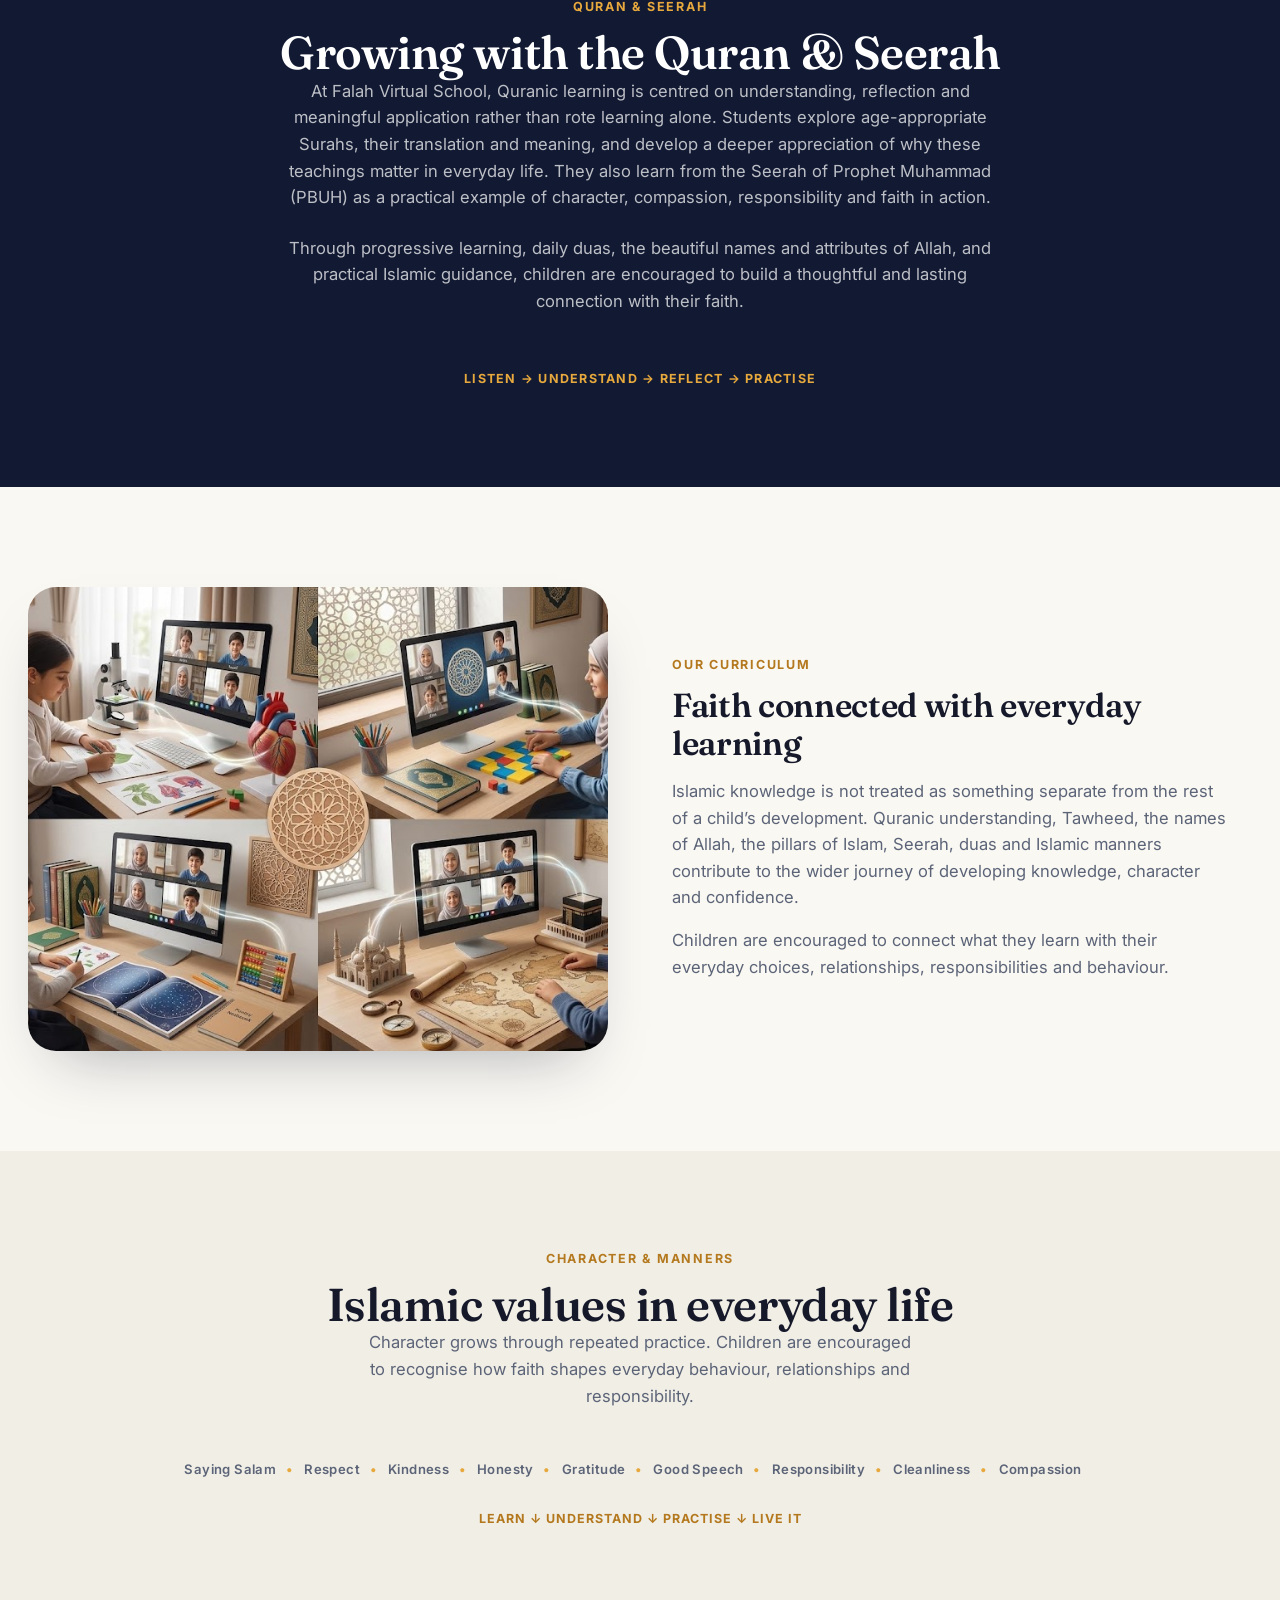
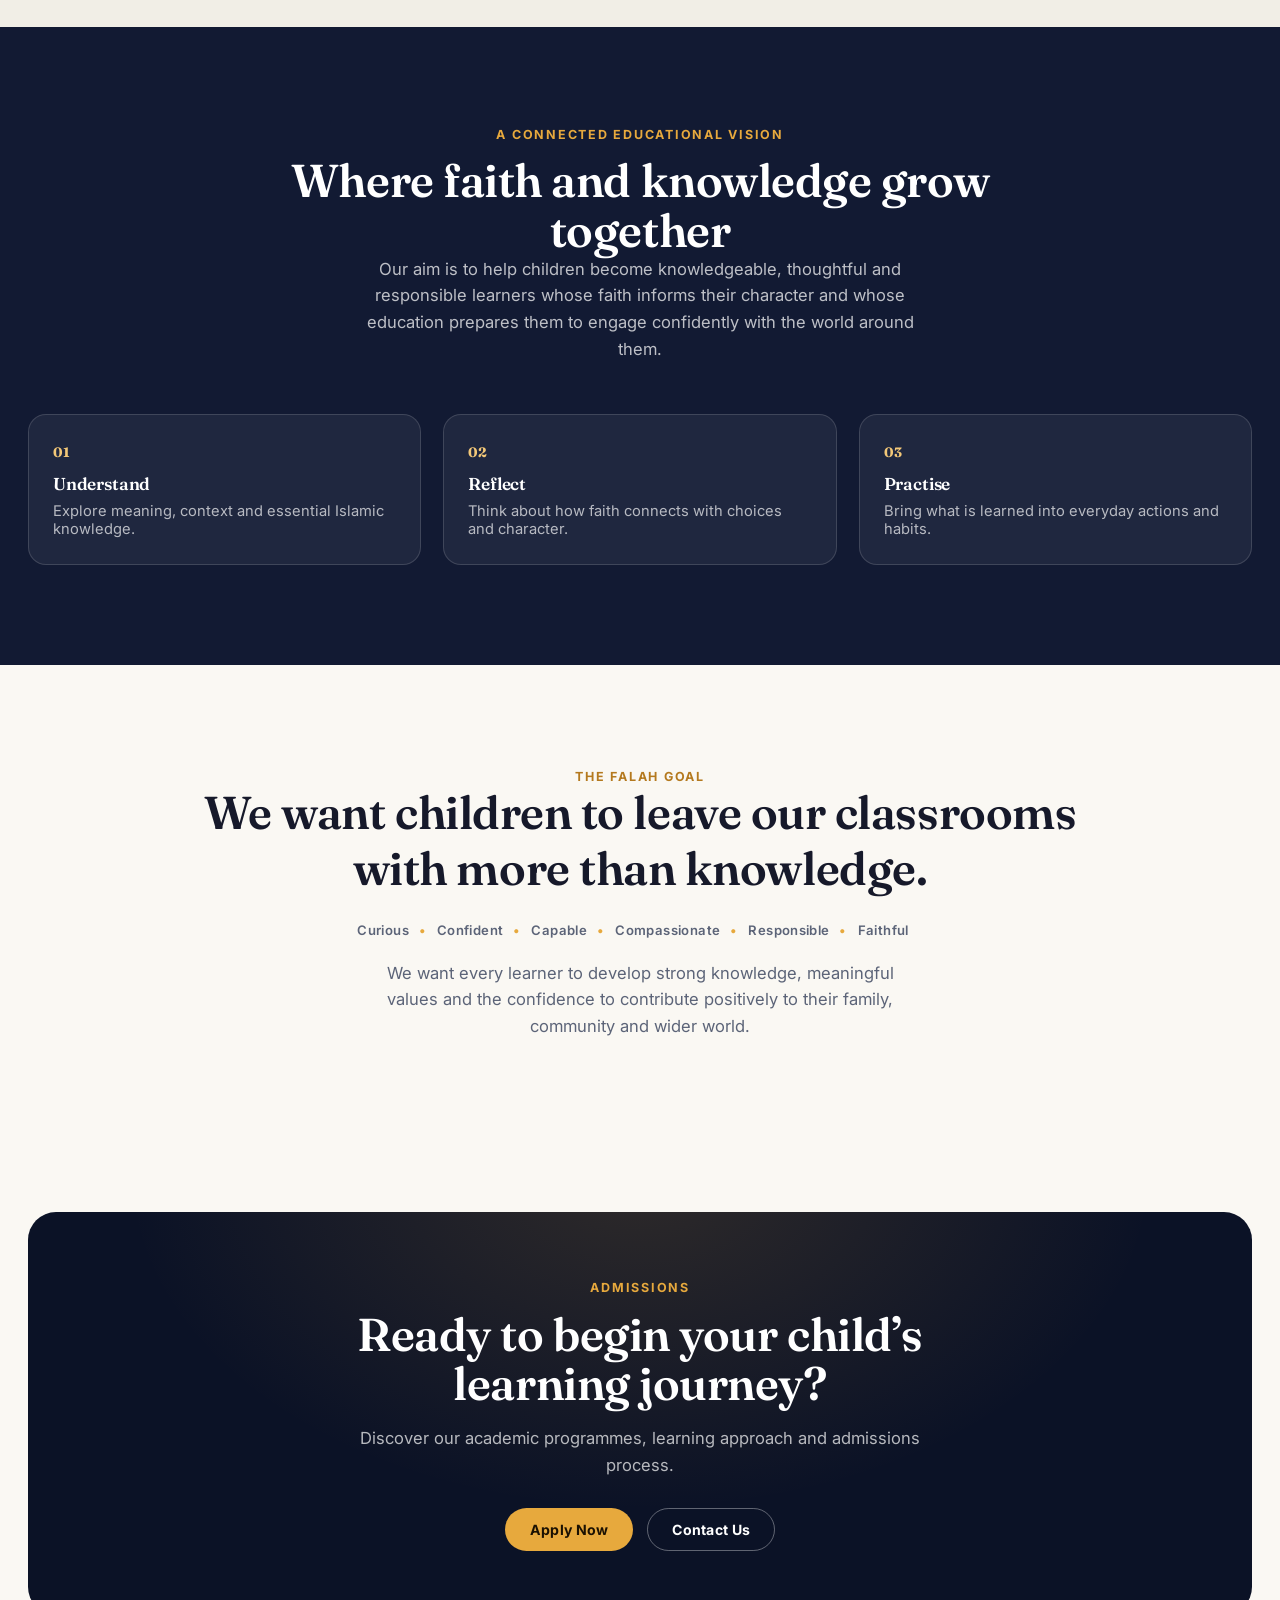
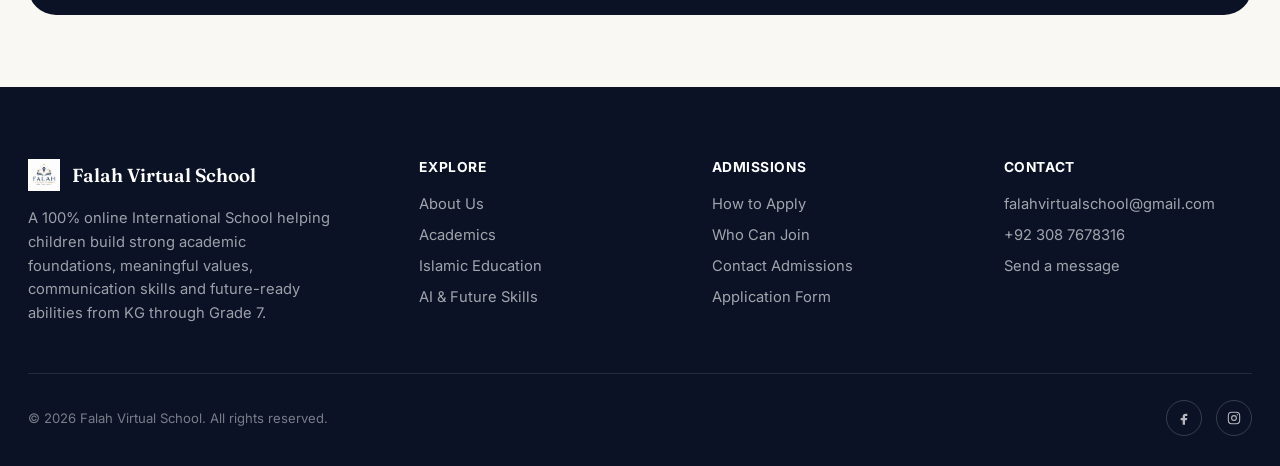
<file: islamic-education.html>
<!DOCTYPE html>
<html lang="en">
<head>
  <meta charset="UTF-8" />
  <meta name="viewport" content="width=device-width, initial-scale=1.0" />

  <title>Islamic Education &mdash; Falah Virtual School</title>

  <meta
    name="description"
    content="Discover how Falah Virtual School brings Quranic understanding, Seerah, Islamic knowledge, character and everyday values into a connected learning journey from KG through Grade 7."
  />

  <link rel="preconnect" href="https://fonts.googleapis.com" />
  <link rel="preconnect" href="https://fonts.gstatic.com" crossorigin />

  <link
    href="https://fonts.googleapis.com/css2?family=Fraunces:opsz,wght@9..144,500;9..144,600;9..144,700&family=Inter:wght@400;500;600;700;800&display=swap"
    rel="stylesheet"
  />

  <link rel="stylesheet" href="css/style.css" />

  <style>
    @media (min-width: 992px) {
      .mobile-nav {
        display: none !important;
      }
    }

    .brand {
      display: flex;
      align-items: center;
      gap: 12px;
      text-decoration: none;
    }

    .brand img {
      height: 38px;
      width: auto;
      object-fit: contain;
    }

    .sub-header-ticker {
      background: #0f1e36;
      border-top: 1px solid rgba(255, 255, 255, 0.1);
      border-bottom: 2px solid #e5a93c;
      color: #ffffff;
      font-size: 13.5px;
      letter-spacing: 0.5px;
      font-weight: 500;
      padding: 10px 0;
      overflow: hidden;
      white-space: nowrap;
      width: 100%;
    }

    .ticker-track {
      width: max-content;
      overflow: hidden;
    }

    .ticker-content {
      display: flex;
      align-items: center;
      width: max-content;
      animation: tickerScroll 40s linear infinite;
      will-change: transform;
    }

    .ticker-content span {
      flex: 0 0 auto;
      margin: 0 45px;
    }

    @keyframes tickerScroll {
      from {
        transform: translateX(0);
      }

      to {
        transform: translateX(-50%);
      }
    }

    @media (prefers-reduced-motion: reduce) {
      .ticker-content {
        animation: none;
      }
    }
  </style>
</head>

<body>

  <a class="skip-link" href="#main">Skip to content</a>

  <!-- Header -->

  <header class="site-header">
    <div class="container">

      <a href="index.html" class="brand">
        <img
          src="assets/logo.jpg"
          alt="Falah Virtual School Logo"
        />
        <span class="brand-text">
          Falah Virtual School
        </span>
      </a>

      <nav class="main-nav" aria-label="Primary">

        <a href="index.html">
          Home
        </a>

        <a href="about.html">
          About
        </a>

        <a href="academics.html">
          Academics
        </a>

        <a href="admissions.html">
          Admissions
        </a>

        <a href="ai-future-skills.html">
          AI &amp; Future Skills
        </a>

        <a
          href="islamic-education.html"
          aria-current="page"
        >
          Islamic Education
        </a>

        <a href="contact.html">
          Contact
        </a>

      </nav>

      <div class="header-actions">

        <a
          href="admissions.html"
          class="btn btn-gold btn-apply-now"
        >
          <span class="btn-apply-label">
            Apply Now
          </span>
        </a>

        <button
          class="nav-toggle"
          aria-label="Open menu"
          aria-expanded="false"
          aria-controls="mobile-nav"
        >
          <span></span>
        </button>

      </div>

    </div>
  </header>


  <div class="sub-header-ticker">

    <div class="ticker-track">

      <div class="ticker-content">

        <span>
          Enroll your child today for a balanced future —
          Excellence in modern academics and Islamic education.
        </span>
        
        <span>
          Admissions open for KG through Grade 7 —
          100% live interactive online classes worldwide.
        </span>

        <span>
          Empowering young minds with academic excellence,
          Quranic understanding, technology and future-ready skills.
        </span>

        <span>
          Enroll your child today for a balanced future —
          Excellence in modern academics and Islamic education.
        </span>

        <span>
          Admissions open for KG through Grade 7 —
          100% live interactive online classes worldwide.
        </span>

        <span>
          Empowering young minds with academic excellence,
          Quranic understanding, technology and future-ready skills.
        </span>

      </div>

    </div>

  </div>


  <nav
    class="mobile-nav"
    id="mobile-nav"
    aria-label="Mobile"
  >

    <div class="container">

      <a href="index.html">
        Home
      </a>

      <a href="about.html">
        About
      </a>

      <a href="academics.html">
        Academics
      </a>

      <a href="admissions.html">
        Admissions
      </a>

      <a href="ai-future-skills.html">
        AI &amp; Future Skills
      </a>

      <a
        href="islamic-education.html"
        aria-current="page"
      >
        Islamic Education
      </a>

      <a href="contact.html">
        Contact
      </a>

      <a
        href="admissions.html"
        class="btn btn-gold btn-apply-now"
      >
        <span class="btn-apply-label">
          Apply Now
        </span>
      </a>

    </div>

  </nav>


  <!-- Main -->

  <main id="main">

    <section class="page-hero">

      <div class="container">

        <div class="page-hero-inner reveal">

          <span class="eyebrow">
            Islamic Education
          </span>

          <h1 class="h-display">
            Faith at the heart of learning.
          </h1>

          <p class="lede">
            Helping children understand their faith, build a meaningful
            relationship with the Quran, learn from the Seerah,
            develop good character and bring Islamic values into
            everyday life.
          </p>

          <div class="tag-row">

            <span>
              Quran
            </span>

            <span>
              Seerah
            </span>

            <span>
              Character
            </span>

            <span>
              Daily Practice
            </span>

          </div>

        </div>


        <div class="page-hero-media reveal">

          <img
            src="assets/Islamic learning.jfif"
            alt="An open Quran resting with prayer beads on a green fabric surface"
            loading="eager"
          />

        </div>

      </div>

    </section>


    <section class="section">

      <div class="container">

        <div class="section-head center reveal">

          <span class="eyebrow on-light">
            Our Approach
          </span>

          <h2 class="h-xl">
            Knowledge that shapes character
          </h2>

          <p
            class="lede"
            style="margin-inline:auto;"
          >
            Islamic education should be more than memorising information.
            Children should understand what they learn, reflect on its
            meaning and gradually bring Islamic values into the way
            they think, speak and act.
          </p>

        </div>


        <div class="traits-band reveal">

          <div class="tag-row">

            <span>
              Faith
            </span>

            <span>
              Knowledge
            </span>

            <span>
              Understanding
            </span>

            <span>
              Practice
            </span>

            <span>
              Character
            </span>

          </div>

        </div>

      </div>

    </section>


    <section class="section section-dark">

      <div class="container">

        <div class="section-head center reveal">

          <span class="eyebrow">
            Quran &amp; Seerah
          </span>

          <h2 class="h-xl">
            Growing with the Quran &amp; Seerah
          </h2>

          <p
            class="lede on-dark"
            style="
              margin-inline:auto;
              max-width:760px;
            "
          >
            At Falah Virtual School, Quranic learning is centred on
            understanding, reflection and meaningful application rather
            than rote learning alone. Students explore age-appropriate
            Surahs, their translation and meaning, and develop a deeper
            appreciation of why these teachings matter in everyday life.
            They also learn from the Seerah of Prophet Muhammad (PBUH)
            as a practical example of character, compassion, responsibility
            and faith in action.
          </p>

          <p
            class="lede on-dark"
            style="
              margin:24px auto 0;
              max-width:760px;
            "
          >
            Through progressive learning, daily duas, the beautiful
            names and attributes of Allah, and practical Islamic guidance,
            children are encouraged to build a thoughtful and lasting
            connection with their faith.
          </p>

        </div>


        <div class="text-center reveal">

          <span
            class="eyebrow"
            style="letter-spacing:0.1em;"
          >
            Listen &rarr; Understand &rarr; Reflect &rarr; Practise
          </span>

        </div>

      </div>

    </section>


    <section class="section">

      <div class="container split">

        <div class="split-media reveal">

          <img
            src="assets/Faith Education.jfif"
            alt="A Quran resting on a wooden stand over a patterned prayer rug"
            loading="lazy"
          />

        </div>


        <div class="split-copy reveal">

          <span class="eyebrow on-light">
            Our Curriculum
          </span>

          <h2 class="h-lg">
            Faith connected with everyday learning
          </h2>

          <p class="lede">
            Islamic knowledge is not treated as something separate from
            the rest of a child&rsquo;s development. Quranic understanding,
            Tawheed, the names of Allah, the pillars of Islam, Seerah,
            duas and Islamic manners contribute to the wider journey
            of developing knowledge, character and confidence.
          </p>

          <p class="lede">
            Children are encouraged to connect what they learn with
            their everyday choices, relationships, responsibilities
            and behaviour.
          </p>


        </div>

      </div>

    </section>


    <section class="section section-dim">

      <div class="container">

        <div class="section-head center reveal">

          <span class="eyebrow on-light">
            Character &amp; Manners
          </span>

          <h2 class="h-xl">
            Islamic values in everyday life
          </h2>

          <p
            class="lede"
            style="margin-inline:auto;"
          >
            Character grows through repeated practice. Children are
            encouraged to recognise how faith shapes everyday behaviour,
            relationships and responsibility.
          </p>

        </div>


        <div
          class="tag-row reveal"
          style="justify-content:center;"
        >

          <span>
            Saying Salam
          </span>

          <span>
            Respect
          </span>

          <span>
            Kindness
          </span>

          <span>
            Honesty
          </span>

          <span>
            Gratitude
          </span>

          <span>
            Good Speech
          </span>

          <span>
            Responsibility
          </span>

          <span>
            Cleanliness
          </span>

          <span>
            Compassion
          </span>

        </div>


        <div
          class="text-center reveal"
          style="margin-top:30px;"
        >

          <span
            class="eyebrow on-light"
            style="letter-spacing:0.08em;"
          >
            Learn &darr; Understand &darr; Practise &darr; Live It
          </span>

        </div>

      </div>

    </section>


    <section class="section section-dark">

      <div class="container">

        <div class="section-head center reveal">

          <span class="eyebrow">
            A Connected Educational Vision
          </span>

          <h2 class="h-xl">
            Where faith and knowledge grow together
          </h2>

          <p
            class="lede on-dark"
            style="margin-inline:auto;"
          >
            Our aim is to help children become knowledgeable,
            thoughtful and responsible learners whose faith informs
            their character and whose education prepares them to
            engage confidently with the world around them.
          </p>

        </div>


        <div class="steps-grid reveal">

          <div class="step-card">

            <span class="pillar-num">
              01
            </span>

            <h3>
              Understand
            </h3>

            <p>
              Explore meaning, context and essential Islamic knowledge.
            </p>

          </div>


          <div class="step-card">

            <span class="pillar-num">
              02
            </span>

            <h3>
              Reflect
            </h3>

            <p>
              Think about how faith connects with choices and character.
            </p>

          </div>


          <div class="step-card">

            <span class="pillar-num">
              03
            </span>

            <h3>
              Practise
            </h3>

            <p>
              Bring what is learned into everyday actions and habits.
            </p>

          </div>

        </div>

      </div>

    </section>


    <section class="section">

      <div class="container">

        <div class="statement reveal">

          <span class="eyebrow on-light">
            The Falah Goal
          </span>

          <h2 class="h-xl">
            We want children to leave our classrooms with more than knowledge.
          </h2>


          <div class="traits-band">

            <div class="tag-row">

              <span>
                Curious
              </span>

              <span>
                Confident
              </span>

              <span>
                Capable
              </span>

              <span>
                Compassionate
              </span>

              <span>
                Responsible
              </span>

              <span>
                Faithful
              </span>

            </div>

          </div>


          <p
            class="lede"
            style="
              margin-inline:auto;
              margin-top:22px;
            "
          >
            We want every learner to develop strong knowledge,
            meaningful values and the confidence to contribute
            positively to their family, community and wider world.
          </p>

        </div>

      </div>

    </section>


    <section class="section-tight">

      <div class="container">

        <div class="cta-band reveal">

          <span class="eyebrow">
            Admissions
          </span>

          <h2
            class="h-xl"
            style="margin-top:14px;"
          >
            Ready to begin your child&rsquo;s learning journey?
          </h2>

          <p class="lede">
            Discover our academic programmes,
            learning approach and admissions process.
          </p>

          <div class="cta-band-actions">

            <a
              href="admissions.html"
              class="btn btn-gold btn-apply-now"
            >
              <span class="btn-apply-label">
                Apply Now
              </span>
            </a>

            <a
              href="contact.html"
              class="btn btn-outline-dark"
            >
              Contact Us
            </a>

          </div>

        </div>

      </div>

    </section>

  </main>


  <!-- FOOTER -->

  <footer class="site-footer">

    <div class="container">

      <div class="footer-grid">

        <div class="footer-brand">

          <a
            href="index.html"
            class="brand"
          >

            <img
              src="assets/logo.jpg"
              alt="Falah Virtual School Logo"
              style="height: 32px;"
            />

            <span class="brand-text">
              Falah Virtual School
            </span>

          </a>


          <p>
            A 100% online International School helping children
            build strong academic foundations, meaningful values,
            communication skills and future-ready abilities from
            KG through Grade 7.
          </p>

        </div>


        <div class="footer-col">

          <h4>
            Explore
          </h4>

          <ul>

            <li>
              <a href="about.html">
                About Us
              </a>
            </li>

            <li>
              <a href="academics.html">
                Academics
              </a>
            </li>

            <li>
              <a href="islamic-education.html">
                Islamic Education
              </a>
            </li>

            <li>
              <a href="ai-future-skills.html">
                AI &amp; Future Skills
              </a>
            </li>

          </ul>

        </div>


        <div class="footer-col">

          <h4>
            Admissions
          </h4>

          <ul>

            <li>
              <a href="admissions.html">
                How to Apply
              </a>
            </li>

            <li>
              <a href="admissions.html#who-can-join">
                Who Can Join
              </a>
            </li>

            <li>
              <a href="contact.html#contact-information">
                Contact Admissions
              </a>
            </li>

            <li>
              <a href="admissions.html#apply-form">
                Application Form
              </a>
            </li>

          </ul>

        </div>


        <div class="footer-col">

          <h4>
            Contact
          </h4>

          <ul>

            <li>
              <a href="mailto:falahvirtualschool@gmail.com">
                falahvirtualschool@gmail.com
              </a>
            </li>

            <li>
              <a href="tel:+923087678316">
                +92 308 7678316
              </a>
            </li>

            <li>
              <a href="contact.html#contact-information">
                Send a message
              </a>
            </li>

          </ul>

        </div>

      </div>


      <div class="footer-bottom">

        <p>
          &copy;
          <span id="year"></span>
          Falah Virtual School. All rights reserved.
        </p>


        <div
          class="footer-social"
          aria-label="Social media"
        >

          <a
            href="https://www.facebook.com/profile.php?id=61593588023931"
            aria-label="Facebook"
          >

            <svg
              width="16"
              height="16"
              viewBox="0 0 24 24"
              fill="none"
              aria-hidden="true"
            >

              <path
                d="M14 9h3V5.5h-3c-2.2 0-4 1.8-4 4V12H7v3.5h3V22h3.5v-6.5H16l1-3.5h-3.5v-2.4c0-.6.4-1.1 1-1.1Z"
                fill="currentColor"
              />

            </svg>

          </a>


          <a
            href="https://www.instagram.com/falahvirtual.school?igsi=MTc0dnRrMjh0ZTAwMg=="
            aria-label="Instagram"
          >

            <svg
              width="16"
              height="16"
              viewBox="0 0 24 24"
              fill="none"
              aria-hidden="true"
            >

              <rect
                x="3.5"
                y="3.5"
                width="17"
                height="17"
                rx="5"
                stroke="currentColor"
                stroke-width="1.6"
              />

              <circle
                cx="12"
                cy="12"
                r="3.6"
                stroke="currentColor"
                stroke-width="1.6"
              />

              <circle
                cx="17"
                cy="7"
                r="1"
                fill="currentColor"
              />

            </svg>

          </a>

        </div>

      </div>

    </div>

  </footer>


  <script>
    document.getElementById("year").textContent =
      new Date().getFullYear();
  </script>

  <script src="js/main.js"></script>

</body>
</html>
</file>
<file: css/style.css>
:root{
  --navy-deep:   #121A33;
  --navy-deeper: #0B1226;
  --navy-mid:    #1B2747;
  --gold:        #E7A93D;
  --gold-soft:   #F3C878;
  --paper:       #FAF8F3;
  --paper-dim:   #F1EEE6;
  --ink:         #16192A;
  --slate:       #5C6478;
  --slate-light: #8A90A3;
  --line:        rgba(22,25,42,0.10);
  --line-on-dark:rgba(255,255,255,0.14);
  --white:       #ffffff;

  --font-display: "Fraunces", "Georgia", serif;
  --font-body: "Inter", -apple-system, BlinkMacSystemFont, "Segoe UI", sans-serif;

  
  --radius-s: 10px;
  --radius-m: 18px;
  --radius-l: 28px;

  --ease: cubic-bezier(0.22, 1, 0.36, 1);
}

*,*::before,*::after{ box-sizing:border-box; }
html{ scroll-behavior:smooth; }
@media (prefers-reduced-motion: reduce){
  html{ scroll-behavior:auto; }
  *,*::before,*::after{ animation-duration:0.001ms !important; animation-iteration-count:1 !important; transition-duration:0.001ms !important; scroll-behavior:auto !important; }
}

body{
  margin:0;
  font-family:var(--font-body);
  color:var(--ink);
  background:var(--paper);
  -webkit-font-smoothing:antialiased;
  -moz-osx-font-smoothing:grayscale;
  overflow-x:hidden;
}

img{ max-width:100%; display:block; }
a{ color:inherit; text-decoration:none; }
button{ font-family:inherit; cursor:pointer; }
ul{ margin:0; padding:0; list-style:none; }
h1,h2,h3,h4,p{ margin:0; }

.container{
  width:100%;
  max-width:var(--container);
  margin-inline:auto;
  padding-inline:28px;
}


a:focus-visible, button:focus-visible, input:focus-visible, textarea:focus-visible, select:focus-visible{
  outline:2.5px solid var(--gold);
  outline-offset:3px;
  border-radius:4px;
}


.eyebrow{
  font-family:var(--font-body);
  font-size:12.5px;
  font-weight:700;
  letter-spacing:0.14em;
  text-transform:uppercase;
  color:var(--gold);
}
.eyebrow.on-light{ color:#B4791E; }

h1,h2,h3{ font-family:var(--font-display); font-weight:600; letter-spacing:-0.01em; }

.h-display{ font-size:clamp(2.6rem, 5vw, 4.4rem); line-height:1.04; font-weight:600; }
.h-xl{ font-size:clamp(2.1rem, 3.6vw, 3.1rem); line-height:1.08; }
.h-lg{ font-size:clamp(1.7rem, 2.6vw, 2.35rem); line-height:1.14; }
.h-md{ font-size:1.4rem; line-height:1.25; }

.lede{ font-size:clamp(1.02rem, 1.3vw, 1.2rem); line-height:1.6; color:var(--slate); max-width:56ch; }
.on-dark .lede, .lede.on-dark{ color:rgba(255,255,255,0.72); }
.on-dark p, .on-dark .body-text{ color:rgba(255,255,255,0.72); }

.body-text{ font-size:1rem; line-height:1.65; color:var(--slate); max-width:62ch; }


.tag-row{
  display:flex; flex-wrap:wrap; gap:0 0;
  font-size:0.82rem; font-weight:600; letter-spacing:0.03em; color:var(--slate);
}
.tag-row span{ position:relative; padding:0 14px; }
.tag-row span:first-child{ padding-left:0; }
.tag-row span::after{ content:"•"; position:absolute; right:-3px; color:var(--gold); }
.tag-row span:last-child::after{ content:""; }
.on-dark .tag-row{ color:rgba(255,255,255,0.78); }


.site-header{
  position:sticky; top:0; z-index:100;
  background:rgba(11,18,38,0.92);
  backdrop-filter:blur(10px);
  -webkit-backdrop-filter:blur(10px);
  border-bottom:1px solid rgba(255,255,255,0.08);
}
.site-header .container{
  display:flex; align-items:center; justify-content:space-between;
  height:78px;
}
.brand{
  display:flex; align-items:center; gap:10px;
  font-family:var(--font-display); font-weight:600; font-size:1.18rem;
  color:var(--white);
}
.brand .mark{
  width:34px; height:34px; border-radius:9px;
  background:linear-gradient(145deg, var(--gold-soft), var(--gold));
  display:flex; align-items:center; justify-content:center;
  color:var(--navy-deeper); font-weight:800; font-family:var(--font-display); font-size:1.05rem;
  flex-shrink:0;
}

.main-nav{ display:flex; align-items:center; gap:30px; }
.main-nav a{
  font-size:0.92rem; font-weight:500; color:rgba(255,255,255,0.82);
  position:relative; padding:6px 0;
  transition:color 0.2s var(--ease);
}
.main-nav a:hover{ color:var(--white); }
.main-nav a::after{
  content:""; position:absolute; left:0; right:100%; bottom:0; height:2px;
  background:var(--gold); transition:right 0.28s var(--ease);
}
.main-nav a:hover::after{ right:0; }
.main-nav a[aria-current="page"]{ color:var(--white); }
.main-nav a[aria-current="page"]::after{ right:0; }

.header-actions{ display:flex; align-items:center; gap:18px; }

.btn{
  display:inline-flex; align-items:center; justify-content:center; gap:8px;
  padding:12px 24px; border-radius:999px;
  font-size:0.88rem; font-weight:700; letter-spacing:0.02em;
  border:1px solid transparent; white-space:nowrap;
  transition:transform 0.22s var(--ease), box-shadow 0.22s var(--ease), background 0.22s var(--ease), color 0.22s var(--ease), border-color 0.22s var(--ease);
}
.btn-gold{ background:var(--gold); color:#1B1102; }
.btn-gold:hover{ background:var(--gold-soft); transform:translateY(-2px); box-shadow:0 10px 24px rgba(231,169,61,0.32); }
.btn-outline-dark{ border-color:rgba(255,255,255,0.35); color:var(--white); }
.btn-outline-dark:hover{ border-color:var(--white); background:rgba(255,255,255,0.08); transform:translateY(-2px); }
.btn-outline-light{ border-color:rgba(22,25,42,0.22); color:var(--ink); }
.btn-outline-light:hover{ border-color:var(--ink); background:rgba(22,25,42,0.05); transform:translateY(-2px); }
.btn-navy{ background:var(--navy-deep); color:var(--white); }
.btn-navy:hover{ background:var(--navy-deeper); transform:translateY(-2px); box-shadow:0 10px 24px rgba(18,26,51,0.28);}
.btn[disabled]{ opacity:0.6; cursor:not-allowed; transform:none !important; box-shadow:none !important; }

.nav-toggle{
  display:none; width:42px; height:42px; border-radius:10px;
  background:transparent; border:1px solid rgba(255,255,255,0.2);
  align-items:center; justify-content:center; flex-shrink:0;
}
.nav-toggle span, .nav-toggle span::before, .nav-toggle span::after{
  content:""; display:block; width:18px; height:2px; background:var(--white); position:relative;
  transition:transform 0.25s var(--ease), opacity 0.25s var(--ease);
}
.nav-toggle span::before{ position:absolute; top:-6px; }
.nav-toggle span::after{ position:absolute; top:6px; }
.nav-toggle.is-open span{ background:transparent; }
.nav-toggle.is-open span::before{ top:0; transform:rotate(45deg); }
.nav-toggle.is-open span::after{ top:0; transform:rotate(-45deg); }


section{ position:relative; }
.section{ padding:100px 0; }
.section-tight{ padding:72px 0; }
.section-dark{ background:var(--navy-deep); color:var(--white); }
.section-deeper{ background:var(--navy-deeper); color:var(--white); }
.section-dim{ background:var(--paper-dim); }

.section-head{ max-width:720px; margin-bottom:52px; }
.section-head.center{ margin-inline:auto; text-align:center; }
.section-head .eyebrow{ display:block; margin-bottom:14px; }
.section-head h2{ margin-top:14px; }

.reveal{ opacity:0; transform:translateY(22px); transition:opacity 0.7s var(--ease), transform 0.7s var(--ease); }
.reveal.is-visible{ opacity:1; transform:translateY(0); }


.hero{
  background:radial-gradient(120% 140% at 12% 0%, #182450 0%, var(--navy-deep) 46%, var(--navy-deeper) 100%);
  color:var(--white);
  padding:70px 0 96px;
  position:relative;
  overflow:hidden;
}
.hero::before{
  content:""; position:absolute; inset:0;
  background-image:radial-gradient(rgba(255,255,255,0.08) 1px, transparent 1px);
  background-size:26px 26px;
  -webkit-mask-image:linear-gradient(180deg, rgba(0,0,0,0.5), transparent 60%);
  mask-image:linear-gradient(180deg, rgba(0,0,0,0.5), transparent 60%);
  pointer-events:none;
}
.hero-grid{
  display:grid; grid-template-columns:1.05fr 0.95fr; gap:56px; align-items:center;
  position:relative; z-index:1;
}
.hero-copy .eyebrow{ margin-bottom:18px; display:block; }
.hero-copy h1{ color:var(--white); }
.hero-copy .lede{ margin-top:20px; color:rgba(255,255,255,0.74); max-width:52ch; }
.hero-cta{ display:flex; gap:14px; margin-top:32px; flex-wrap:wrap; }
.hero-strip{
  margin-top:44px; padding-top:22px; border-top:1px solid rgba(255,255,255,0.14);
}

.hero-media{ position:relative; }
.hero-media-frame{
  border-radius:var(--radius-l);
  overflow:hidden;
  position:relative;
  aspect-ratio:4/4.6;
  box-shadow:0 40px 80px -28px rgba(0,0,0,0.55);
  border:1px solid rgba(255,255,255,0.12);
}
.hero-media-frame img{ width:100%; height:100%; object-fit:cover; }
.hero-media-tag{
  position:absolute; left:18px; bottom:18px;
  background:rgba(11,18,38,0.82); backdrop-filter:blur(6px);
  color:var(--white); font-size:0.78rem; font-weight:600; letter-spacing:0.02em;
  padding:9px 16px; border-radius:999px;
  display:flex; align-items:center; gap:8px;
  border:1px solid rgba(255,255,255,0.14);
}
.hero-media-tag .dot{ width:7px; height:7px; border-radius:50%; background:var(--gold); }
.hero-media-badge{
  position:absolute; top:-22px; right:-18px;
  background:var(--white); color:var(--ink);
  border-radius:var(--radius-m); padding:18px 20px;
  box-shadow:0 24px 50px -20px rgba(0,0,0,0.4);
  max-width:220px;
}
.hero-media-badge strong{ display:block; font-family:var(--font-display); font-size:1.5rem; color:var(--navy-deep); }
.hero-media-badge span{ font-size:0.78rem; color:var(--slate); }


.page-hero{
  background:radial-gradient(120% 160% at 85% 0%, #1c2a58 0%, var(--navy-deep) 45%, var(--navy-deeper) 100%);
  color:var(--white); padding:64px 0 76px; position:relative; overflow:hidden;
}
.page-hero::before{
  content:""; position:absolute; inset:0;
  background-image:radial-gradient(rgba(255,255,255,0.07) 1px, transparent 1px);
  background-size:24px 24px;
  -webkit-mask-image:radial-gradient(70% 90% at 70% 20%, rgba(0,0,0,0.55), transparent 70%);
  mask-image:radial-gradient(70% 90% at 70% 20%, rgba(0,0,0,0.55), transparent 70%);
}
.page-hero-inner{ position:relative; z-index:1; max-width:760px; }
.page-hero .eyebrow{ margin-bottom:16px; display:block; }
.page-hero h1{ color:var(--white); }
.page-hero .lede{ margin-top:18px; color:rgba(255,255,255,0.76); }
.page-hero .tag-row{ margin-top:26px; }
.page-hero-media{
  margin-top:44px; border-radius:var(--radius-l); overflow:hidden;
  aspect-ratio:21/8; position:relative; z-index:1;
  border:1px solid rgba(255,255,255,0.14);
  box-shadow:0 30px 60px -24px rgba(0,0,0,0.5);
}
.page-hero-media img{ width:100%; height:100%; object-fit:cover; }


.pillars-grid{
  display:grid; grid-template-columns:repeat(3, 1fr); gap:1px;
  background:var(--line); border:1px solid var(--line); border-radius:var(--radius-m); overflow:hidden;
}
.pillar-card{
  background:var(--paper); padding:34px 30px; transition:background 0.25s var(--ease);
}
.pillar-card:hover{ background:var(--white); }
.pillar-num{ font-family:var(--font-display); font-size:0.85rem; color:var(--gold); font-weight:700; }
.pillar-card h3{ margin-top:14px; font-size:1.12rem; overflow-wrap: break-word; word-wrap: break-word; }
.pillar-card p{ margin-top:10px; color:var(--slate); font-size:0.94rem; line-height:1.55; }


.feature-grid{ display:grid; grid-template-columns:repeat(4, 1fr); gap:26px; }
.feature-grid.cols-2{ grid-template-columns:repeat(2, 1fr); }
.feature-item h4{ font-size:1rem; font-weight:700; font-family:var(--font-body); }
.feature-item p{ margin-top:8px; color:var(--slate); font-size:0.93rem; line-height:1.55; }
.on-dark .feature-item p{ color:rgba(255,255,255,0.68); }


.split{
  display:grid; grid-template-columns:1fr 1fr; gap:64px; align-items:center;
}
.split.reverse .split-media{ order:2; }
.split-media img{
  border-radius:var(--radius-l); width:100%; aspect-ratio:5/4; object-fit:cover;
  box-shadow:0 30px 60px -30px rgba(18,26,51,0.35);
}
.split-copy .eyebrow{ margin-bottom:14px; display:block; }
.split-copy h2{ margin-top:0; }
.split-copy .lede{ margin-top:16px; }
.split-features{
  margin-top:30px; display:grid; grid-template-columns:1fr 1fr; gap:22px 26px;
}


.panel{
  background:rgba(255,255,255,0.05);
  border:1px solid rgba(255,255,255,0.14);
  border-radius:var(--radius-m);
  padding:26px 30px;
}
.panel-cols{ display:grid; grid-template-columns:1fr 1fr; gap:10px 30px; }
.panel-cols div{ font-size:0.86rem; font-weight:700; letter-spacing:0.02em; padding:7px 0; }


.steps-grid{ display:grid; grid-template-columns:repeat(3, 1fr); gap:22px; }
.step-card{
  background:rgba(255,255,255,0.06); border:1px solid rgba(255,255,255,0.14);
  border-radius:var(--radius-m); padding:26px 24px;
  transition:background 0.25s var(--ease), transform 0.25s var(--ease);
}
.step-card:hover{ background:rgba(255,255,255,0.1); transform:translateY(-4px); }
.step-card .pillar-num{ color:var(--gold-soft); }
.step-card h3{ color:var(--white); margin-top:12px; font-size:1.08rem; }
.step-card p{ margin-top:8px; color:rgba(255,255,255,0.68); font-size:0.92rem; }

.steps-list{ display:flex; flex-direction:column; }
.steps-list-item{
  display:grid; grid-template-columns:56px 1fr; gap:20px;
  padding:26px 0; border-top:1px solid var(--line);
}
.steps-list-item:last-child{ border-bottom:1px solid var(--line); }
.steps-list-num{
  font-family:var(--font-display); font-size:1.3rem; color:var(--gold);
  font-weight:600;
}
.steps-list-item h3{ font-size:1.08rem; }
.steps-list-item p{ margin-top:6px; color:var(--slate); font-size:0.95rem; line-height:1.55; max-width:62ch; }


.stage-track{
  display:flex; flex-wrap:wrap; gap:10px; margin-top:26px;
}
.stage-track span{
  padding:8px 16px; border-radius:999px; font-size:0.82rem; font-weight:700;
  background:rgba(255,255,255,0.07); border:1px solid rgba(255,255,255,0.16); color:rgba(255,255,255,0.85);
}
.stage-track.on-light span{ background:var(--paper-dim); border-color:var(--line); color:var(--ink); }

.stage-list{ display:grid; grid-template-columns:1fr; gap:1px; background:rgba(255,255,255,0.12); border-radius:var(--radius-m); overflow:hidden; border:1px solid rgba(255,255,255,0.12); }
.stage-row{ background:rgba(255,255,255,0.04); padding:22px 26px; display:grid; grid-template-columns:220px 1fr; gap:18px; align-items:start; }
.stage-row .stage-tag{ font-weight:700; font-size:0.86rem; letter-spacing:0.02em; color:var(--gold-soft); }
.stage-row .stage-tag small{ display:block; font-weight:500; color:rgba(255,255,255,0.55); margin-top:3px; font-size:0.78rem; letter-spacing:0.01em;}
.stage-row p{ color:rgba(255,255,255,0.74); font-size:0.94rem; line-height:1.6; margin:0; }


.traits-band{
  display:flex; flex-wrap:wrap; justify-content:center; gap:8px 0; margin-top:26px;
}


.statement{
  text-align:center; max-width:880px; margin-inline:auto;
}
.statement h2{ line-height:1.2; }
.statement .quote-mark{ font-family:var(--font-display); font-size:3.6rem; color:var(--gold); line-height:1; display:block; margin-bottom:6px; }


.cta-band{
  background:var(--navy-deeper);
  color:var(--white);
  border-radius:var(--radius-l);
  padding:64px 56px;
  text-align:center;
  position:relative;
  overflow:hidden;
}
.cta-band::before{
  content:""; position:absolute; inset:0;
  background:radial-gradient(60% 120% at 50% -10%, rgba(231,169,61,0.16), transparent 70%);
}
.cta-band > *{ position:relative; z-index:1; }
.cta-band h2{ color:var(--white); max-width:720px; margin-inline:auto; }
.cta-band .lede{ margin:16px auto 0; color:rgba(255,255,255,0.7); }
.cta-band-actions{ margin-top:30px; display:flex; gap:14px; justify-content:center; flex-wrap:wrap; }


.info-grid{ display:grid; grid-template-columns:repeat(3, 1fr); gap:26px; }
.info-card{
  border:1px solid var(--line); border-radius:var(--radius-m); padding:28px;
  background:var(--white);
}
.info-card h3{ font-size:1.05rem; }
.info-card p{ margin-top:10px; color:var(--slate); font-size:0.93rem; line-height:1.55; }

.contact-details{ display:grid; grid-template-columns:repeat(2,1fr); gap:22px; margin-top:8px; }
.contact-detail dt{ font-size:0.78rem; text-transform:uppercase; letter-spacing:0.08em; color:var(--slate-light); font-weight:700; }
.contact-detail dd{ margin:8px 0 0; font-size:1.05rem; font-weight:600; }
.contact-detail dd a{ border-bottom:1px solid transparent; transition:border-color .2s var(--ease); }
.contact-detail dd a:hover{ border-color:currentColor; }


.form-panel{
  background:var(--white); border:1px solid var(--line); border-radius:var(--radius-l);
  padding:44px; box-shadow:0 30px 70px -40px rgba(18,26,51,0.28);
}
.form-grid{ display:grid; grid-template-columns:1fr 1fr; gap:20px 22px; }
.field{ display:flex; flex-direction:column; gap:8px; }
.field.full{ grid-column:1 / -1; }
.field label{ font-size:0.84rem; font-weight:600; color:var(--ink); }
.field .required{ color:var(--gold); }
.field input, .field select, .field textarea{
  border:1.5px solid var(--line); border-radius:var(--radius-s);
  padding:13px 15px; font-family:inherit; font-size:0.96rem; color:var(--ink);
  background:var(--paper); transition:border-color 0.2s var(--ease), box-shadow 0.2s var(--ease);
}
.field input:focus, .field select:focus, .field textarea:focus{
  border-color:var(--navy-deep); outline:none; box-shadow:0 0 0 4px rgba(18,26,51,0.08);
}
.field textarea{ resize:vertical; min-height:130px; }
.field small.error-text{ display:none; color:#B3261E; font-size:0.8rem; }
.field.has-error input, .field.has-error select, .field.has-error textarea{ border-color:#B3261E; }
.field.has-error small.error-text{ display:block; }
.field.has-error small.error-text::before{ content:"⚠ "; }

.honeypot{ position:absolute; left:-9999px; width:1px; height:1px; overflow:hidden; }

.form-footer{ display:flex; align-items:center; gap:18px; margin-top:30px; flex-wrap:wrap; }
.form-note{ font-size:0.82rem; color:var(--slate-light); }

.form-status{
  margin-top:22px; padding:16px 18px; border-radius:var(--radius-s); font-size:0.92rem; display:none; gap:10px; align-items:flex-start;
}
.form-status.show{ display:flex; }
.form-status.success{ background:#EAF6EC; color:#1E5A2E; border:1px solid #BCE3C3; }
.form-status.error{ background:#FBECEC; color:#8A241D; border:1px solid #F1C3C0; }

.btn-loading .btn-label{ visibility:hidden; }
.btn-loading{ position:relative; }
.btn-loading::after{
  content:""; position:absolute; width:16px; height:16px; border-radius:50%;
  border:2px solid rgba(0,0,0,0.25); border-top-color:#1B1102;
  animation:spin 0.7s linear infinite;
}
.btn-navy.btn-loading::after{ border:2px solid rgba(255,255,255,0.35); border-top-color:#fff; }
@keyframes spin{ to{ transform:rotate(360deg); } }


.site-footer{
  background:var(--navy-deeper); color:rgba(255,255,255,0.7);
  padding:72px 0 30px;
}
.footer-grid{
  display:grid; grid-template-columns:1.4fr 1fr 1fr 1fr; gap:44px;
  padding-bottom:48px; border-bottom:1px solid rgba(255,255,255,0.1);
}
.footer-brand .brand{ margin-bottom:16px; }
.footer-brand p{ font-size:0.92rem; line-height:1.6; max-width:34ch; color:rgba(255,255,255,0.6); }
.footer-col h4{ color:var(--white); font-size:0.86rem; letter-spacing:0.04em; text-transform:uppercase; margin-bottom:18px; font-weight:700; }
.footer-col ul{ display:flex; flex-direction:column; gap:11px; }
.footer-col a{ font-size:0.92rem; color:rgba(255,255,255,0.62); transition:color 0.2s var(--ease); }
.footer-col a:hover{ color:var(--white); }
.footer-bottom{
  padding-top:26px; display:flex; justify-content:space-between; align-items:center; flex-wrap:wrap; gap:12px;
  font-size:0.82rem; color:rgba(255,255,255,0.45);
}
.footer-social{ display:flex; gap:14px; }
.footer-social a{
  width:36px; height:36px; border-radius:50%; border:1px solid rgba(255,255,255,0.18);
  display:flex; align-items:center; justify-content:center; color:rgba(255,255,255,0.7);
  transition:border-color .2s var(--ease), color .2s var(--ease), transform .2s var(--ease);
}
.footer-social a:hover{ border-color:var(--gold); color:var(--gold); transform:translateY(-2px); }


.on-light{ color:var(--ink); }
.mt-0{ margin-top:0; }
.text-center{ text-align:center; }
.stack-24 > * + *{ margin-top:24px; }
.skip-link{
  position:absolute; left:-9999px; top:auto; z-index:1000; background:var(--gold); color:#1B1102;
  padding:12px 18px; border-radius:8px; font-weight:700;
}
.skip-link:focus{ left:16px; top:16px; }


@media (max-width: 1080px){
  .footer-grid{ grid-template-columns:1.3fr 1fr 1fr; }
  .footer-grid .footer-col:last-child{ grid-column:1 / -1; }
  .feature-grid{ grid-template-columns:repeat(2,1fr); }
}

@media (max-width: 960px){
  .main-nav{ display:none; }
  .nav-toggle{ display:flex; }
  .header-actions .btn-gold{ padding:10px 18px; font-size:0.82rem; }

  .mobile-nav{
    position:fixed; inset:78px 0 0 0; background:var(--navy-deeper);
    transform:translateY(-8px); opacity:0; pointer-events:none;
    transition:opacity 0.25s var(--ease), transform 0.25s var(--ease);
    z-index:99; overflow-y:auto;
  }
  .mobile-nav.is-open{ opacity:1; transform:translateY(0); pointer-events:auto; }
  .mobile-nav .container{ padding-top:18px; padding-bottom:40px; display:flex; flex-direction:column; }
  .mobile-nav a{
    display:block; padding:18px 4px; font-size:1.2rem; font-family:var(--font-display);
    color:var(--white); border-bottom:1px solid rgba(255,255,255,0.08);
  }
  .mobile-nav .btn{ margin-top:26px; align-self:flex-start; }

  .hero-grid{ grid-template-columns:1fr; gap:44px; }
  .hero-media{ order:-1; max-width:420px; margin-inline:auto; width:100%; }
  .hero-media-badge{ display:none; }
  .split{ grid-template-columns:1fr; gap:36px; }
  .split.reverse .split-media{ order:0; }
  .pillars-grid{ grid-template-columns:repeat(2,1fr); }
  .steps-grid{ grid-template-columns:1fr; }
  .feature-grid.cols-4{ grid-template-columns:repeat(2,1fr); }
  .info-grid{ grid-template-columns:1fr; }
  .contact-details{ grid-template-columns:1fr; }
  .footer-grid{ grid-template-columns:1fr 1fr; }
  .form-grid{ grid-template-columns:1fr; }
  .stage-row{ grid-template-columns:1fr; gap:6px; }
  .cta-band{ padding:48px 28px; }
}

@media (max-width: 768px) {
  .pillars-grid{ grid-template-columns:1fr; }
  .pillar-card{ padding:26px 20px; }
}

@media (max-width: 620px){
  .section{ padding:66px 0; }
  .section-tight{ padding:52px 0; }
  .hero{ padding:44px 0 64px; }
  .page-hero{ padding:44px 0 56px; }
  .feature-grid{ grid-template-columns:1fr; }
  .footer-grid{ grid-template-columns:1fr; gap:34px; }
  .footer-bottom{ flex-direction:column; align-items:flex-start; }
  .site-header .container{ height:68px; }
  .brand span.brand-text{ font-size:1.02rem; }
  .hero-cta{ flex-direction:column; align-items:stretch; }
  .hero-cta .btn{ width:100%; }
  .cta-band-actions{ flex-direction:column; }
  .cta-band-actions .btn{ width:100%; }
  .page-hero-media{ aspect-ratio:4/3.4; }
}


.btn-apply-now{
  position:relative;
  overflow:hidden;
}
.btn-apply-now .btn-apply-label{
  display:inline-block;
  opacity:0;
  transform:translateY(65%);
  animation:applyNowReveal 0.9s var(--ease) 0.2s both;
}
@keyframes applyNowReveal{
  0%{ opacity:0; transform:translateY(65%); }
  100%{ opacity:1; transform:translateY(0); }
}
.btn-apply-now::after{
  content:"";
  position:absolute;
  top:0; left:-65%;
  width:35%; height:100%;
  background:linear-gradient(115deg, transparent, rgba(255,255,255,0.55), transparent);
  transform:skewX(-18deg);
  opacity:0;
  animation:applyNowSheen 6.5s ease-in-out 1.6s infinite;
  pointer-events:none;
}
@keyframes applyNowSheen{
  0%{ left:-65%; opacity:0; }
  10%{ opacity:0.85; }
  26%{ left:130%; opacity:0; }
  100%{ left:130%; opacity:0; }
}


.hero-media-kenburns{ overflow:hidden; }
.hero-media-kenburns img{
  animation: heroKenBurns 5.5s cubic-bezier(0.22, 1, 0.36, 1) both;
  transform-origin:55% 40%;
}
@keyframes heroKenBurns{
  0%{ transform:scale(1.14); filter:saturate(0.85) brightness(0.94); }
  100%{ transform:scale(1); filter:saturate(1) brightness(1); }
}

.hero-float-card{
  position:absolute;
  width:104px;
  border-radius:14px;
  overflow:hidden;
  border:3px solid var(--paper);
  box-shadow:0 18px 34px -14px rgba(0,0,0,0.55);
  opacity:0;
  z-index:2;
  transform:translateY(24px) scale(0.88);
}
.hero-float-card img{
  width:100%;
  aspect-ratio:1/1;
  object-fit:cover;
}
.hero-float-card--one{
  left:-34px;
  bottom:54px;
  animation:
    heroFloatIn 0.85s cubic-bezier(0.22, 1, 0.36, 1) 4.6s forwards,
    heroFloatBob 5.5s ease-in-out 5.5s infinite;
}
.hero-float-card--two{
  right:18px;
  bottom:-26px;
  width:88px;
  animation:
    heroFloatIn 0.85s cubic-bezier(0.22, 1, 0.36, 1) 4.95s forwards,
    heroFloatBob 4.8s ease-in-out 5.85s infinite reverse;
}
@keyframes heroFloatIn{
  to{ opacity:1; transform:translateY(0) scale(1); }
}
@keyframes heroFloatBob{
  0%, 100%{ transform:translateY(0) rotate(-2deg); }
  50%{ transform:translateY(-12px) rotate(2deg); }
}

@media (max-width: 960px){
  .hero-float-card{ display:none; }
}

@media (prefers-reduced-motion: reduce){
  .hero-media-kenburns img{ animation:none; }
  .hero-float-card{ animation:none; opacity:1; transform:none; }
}
/* Mobile Fix for Subjects Grid */
@media (max-width: 960px) {
    .pillars-grid {
        grid-template-columns: 1fr !important;
    }
    .pillar-card {
        padding: 24px 20px !important;
    }
}
</file>
